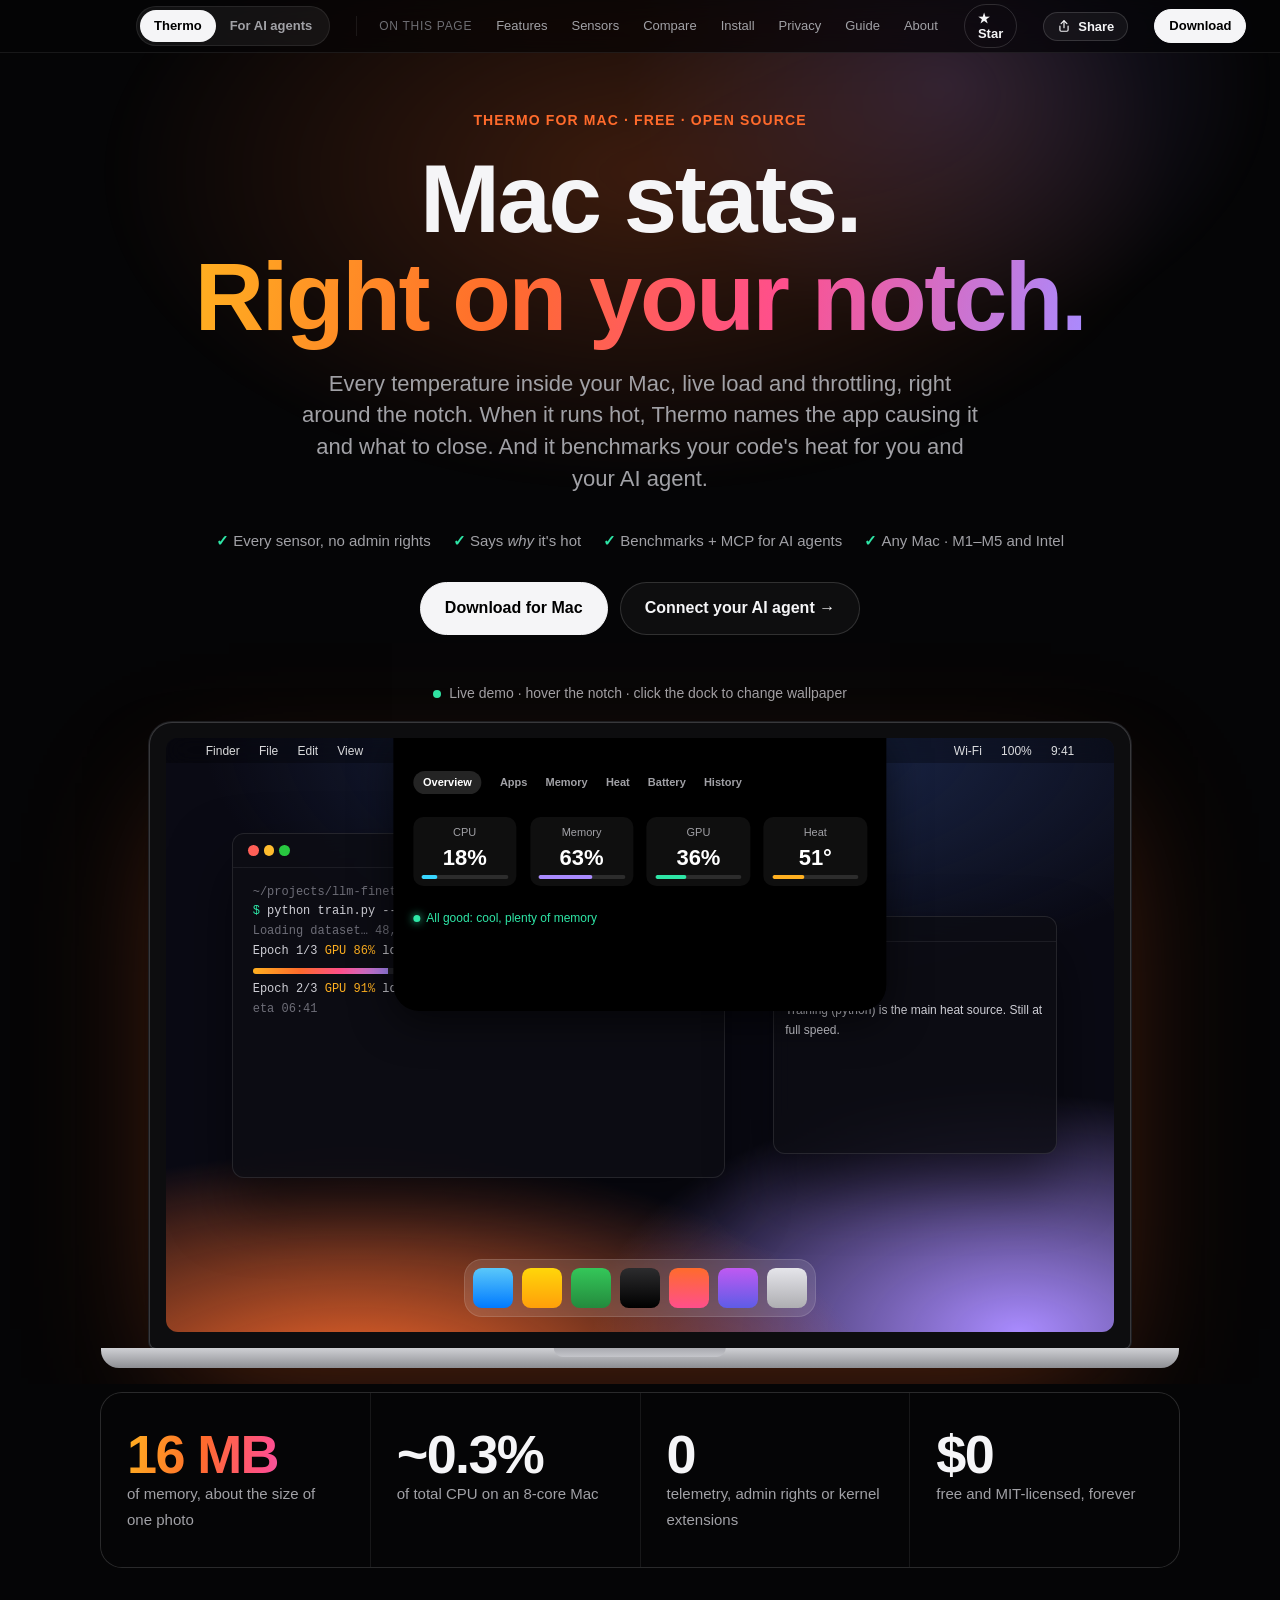
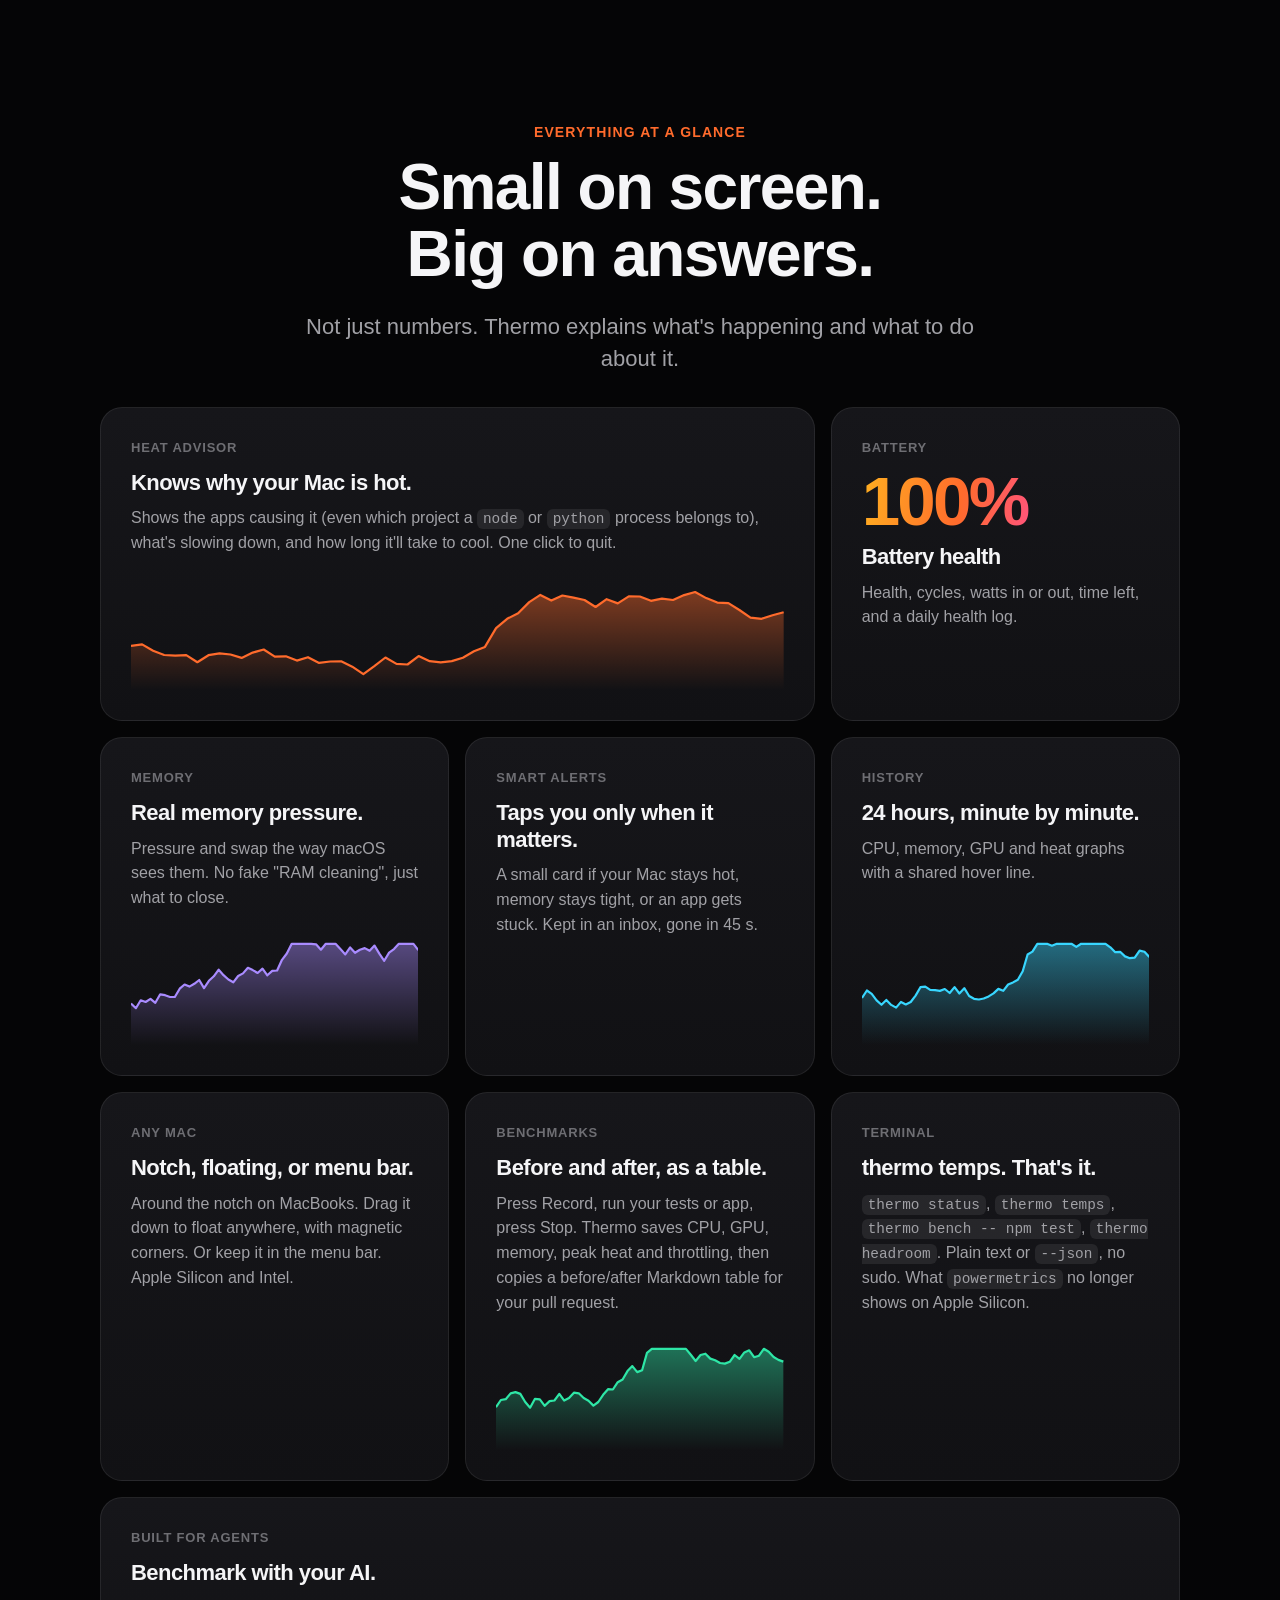
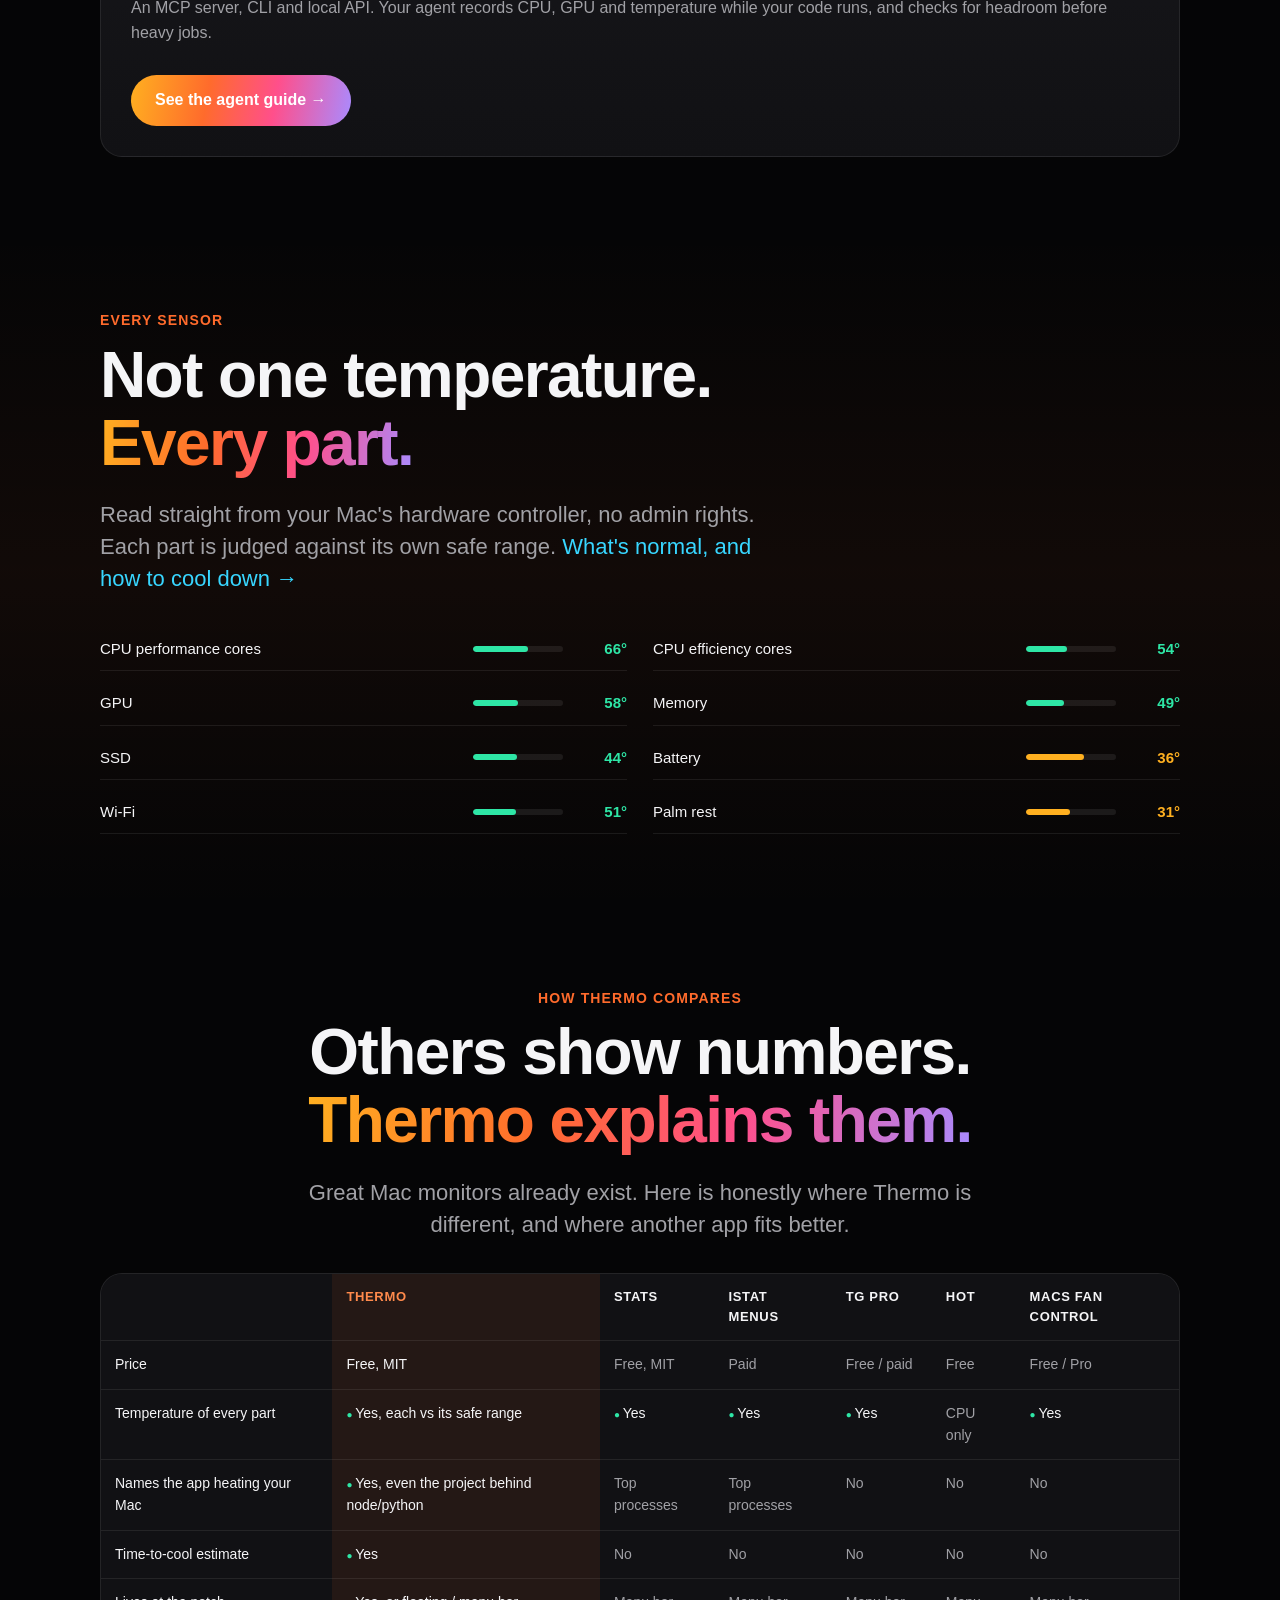
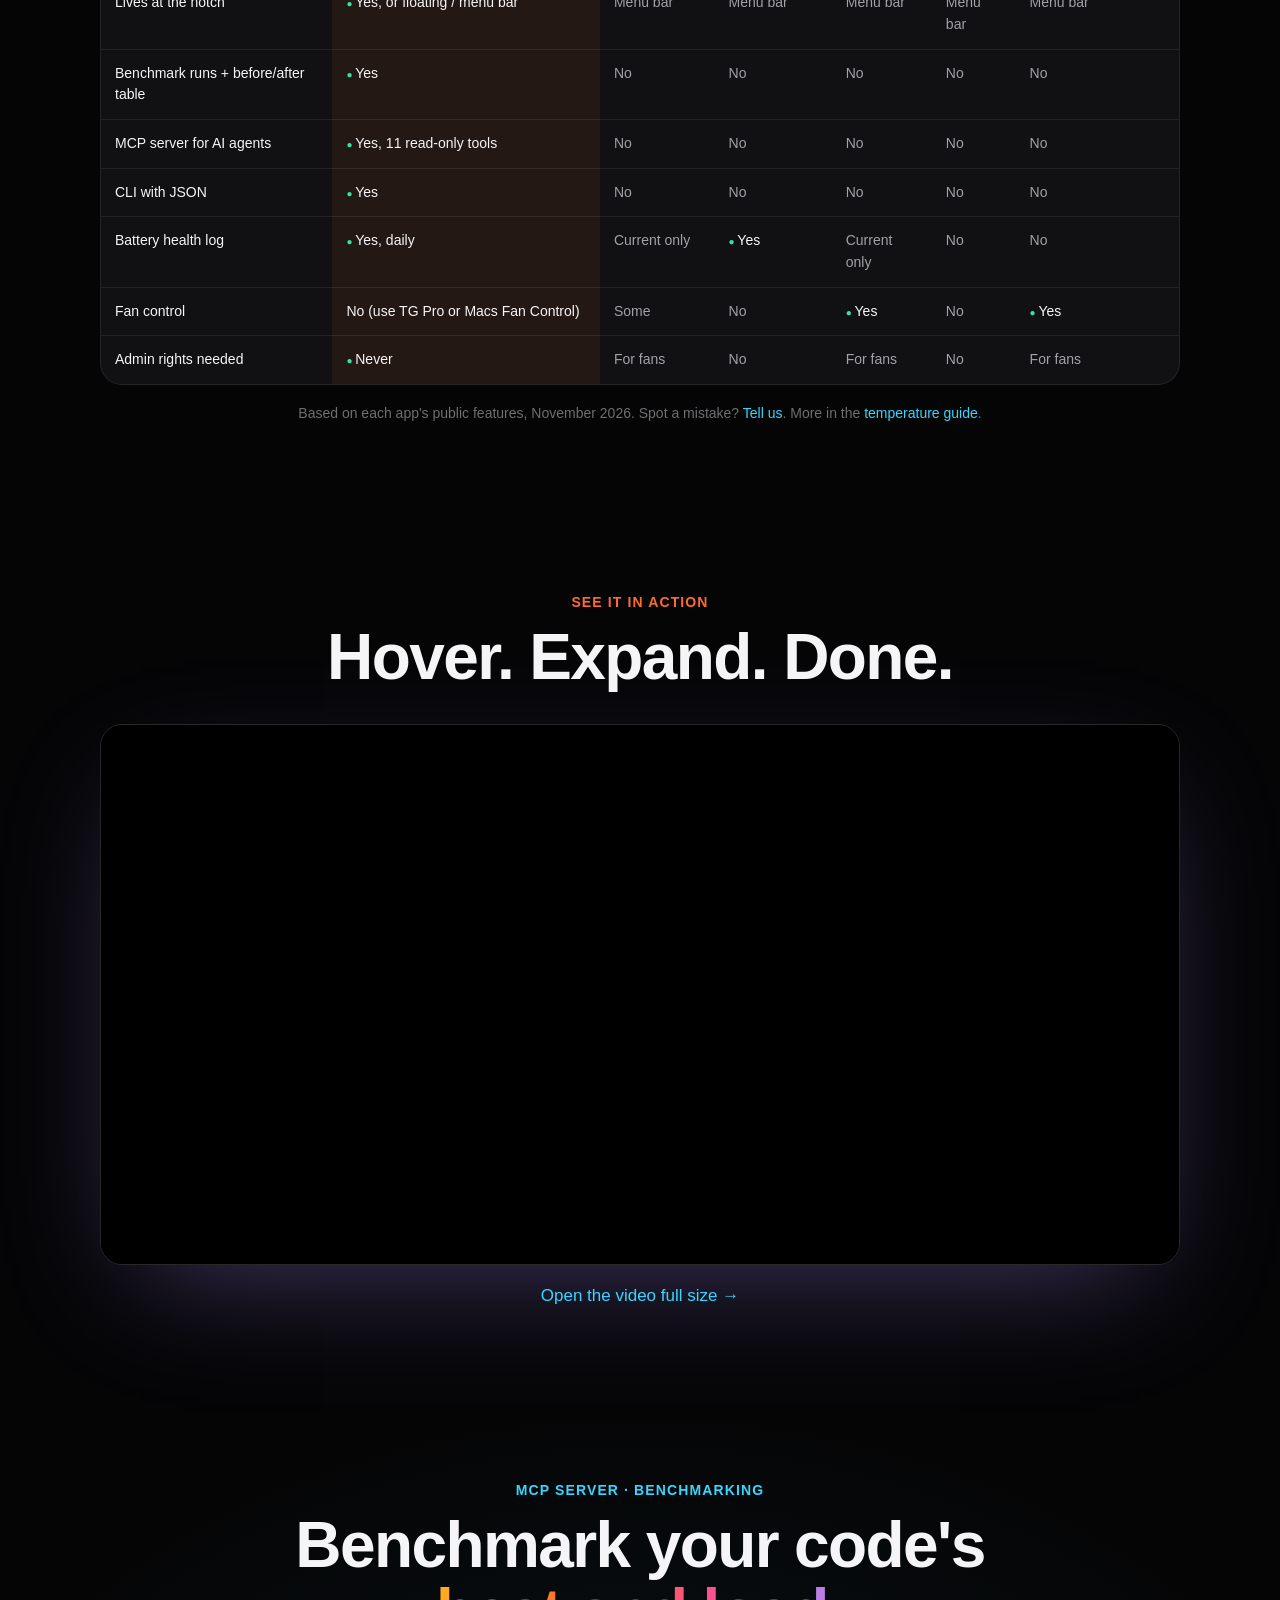
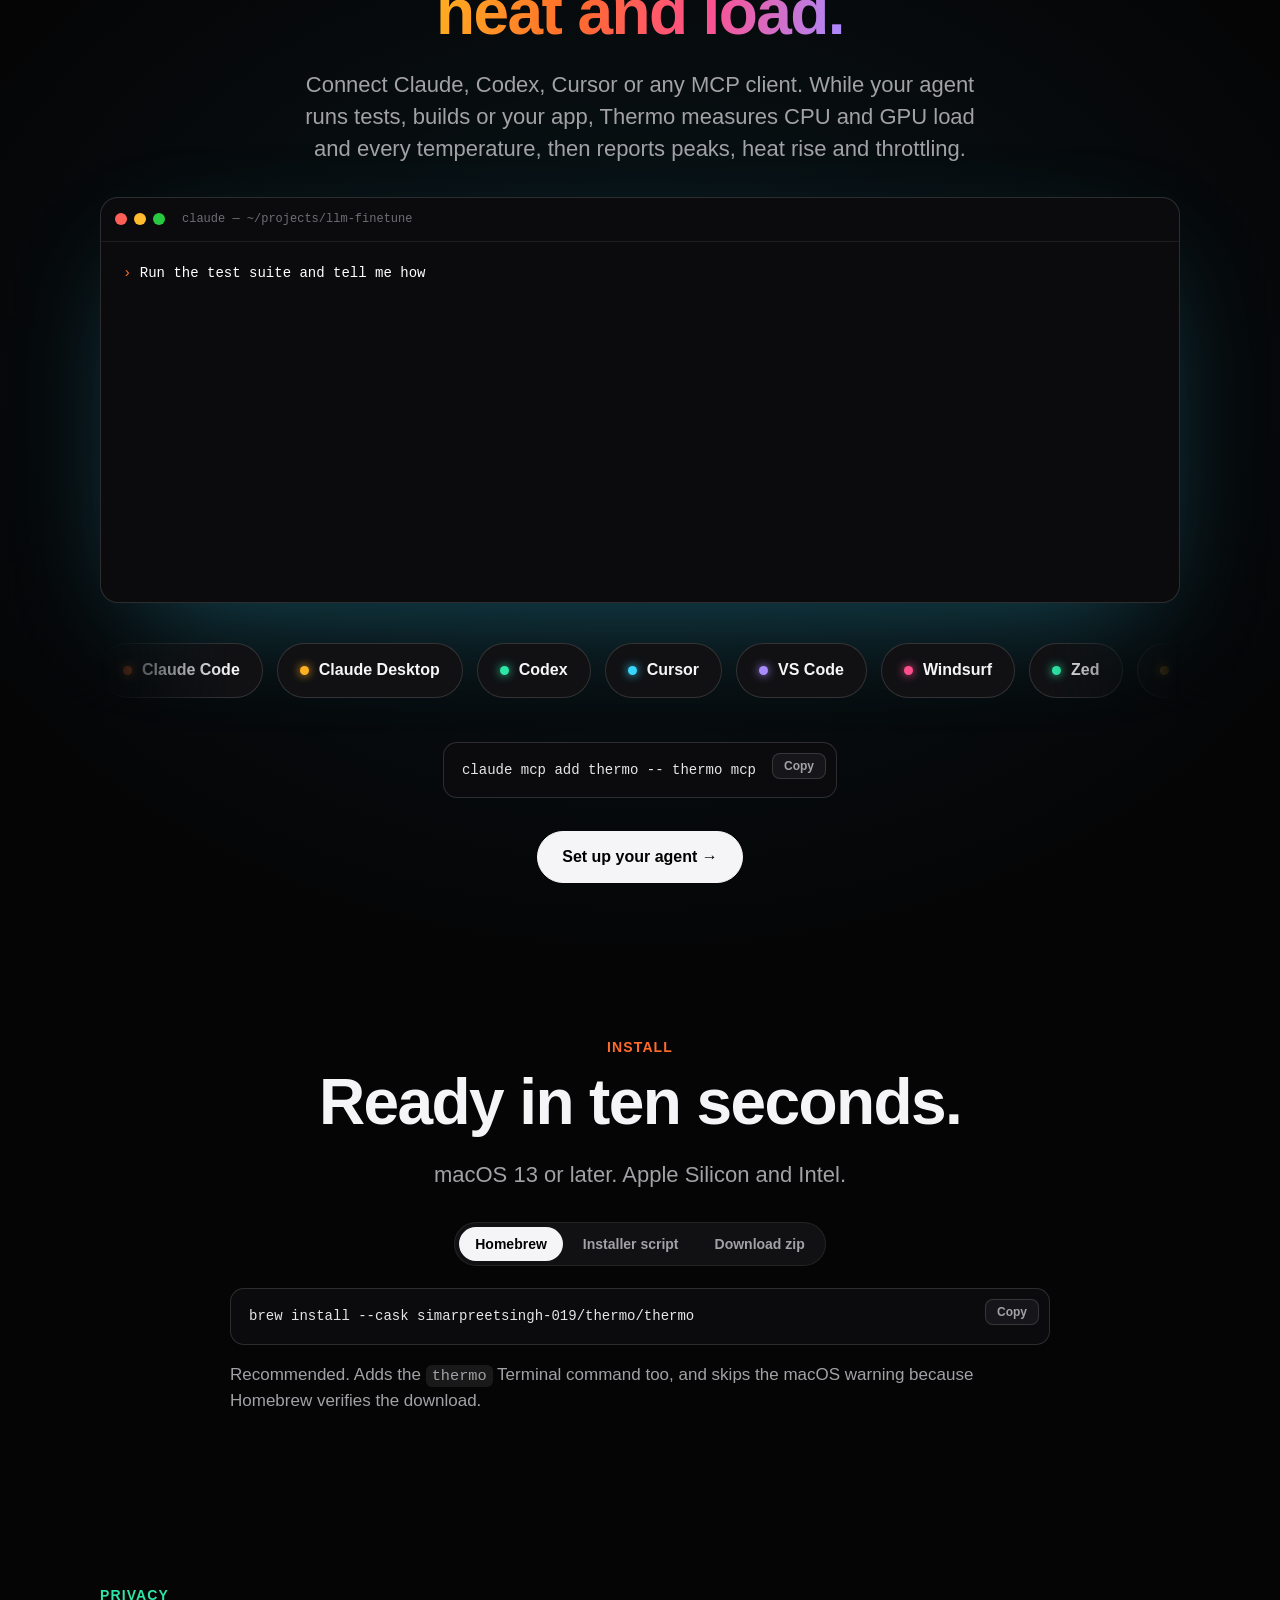
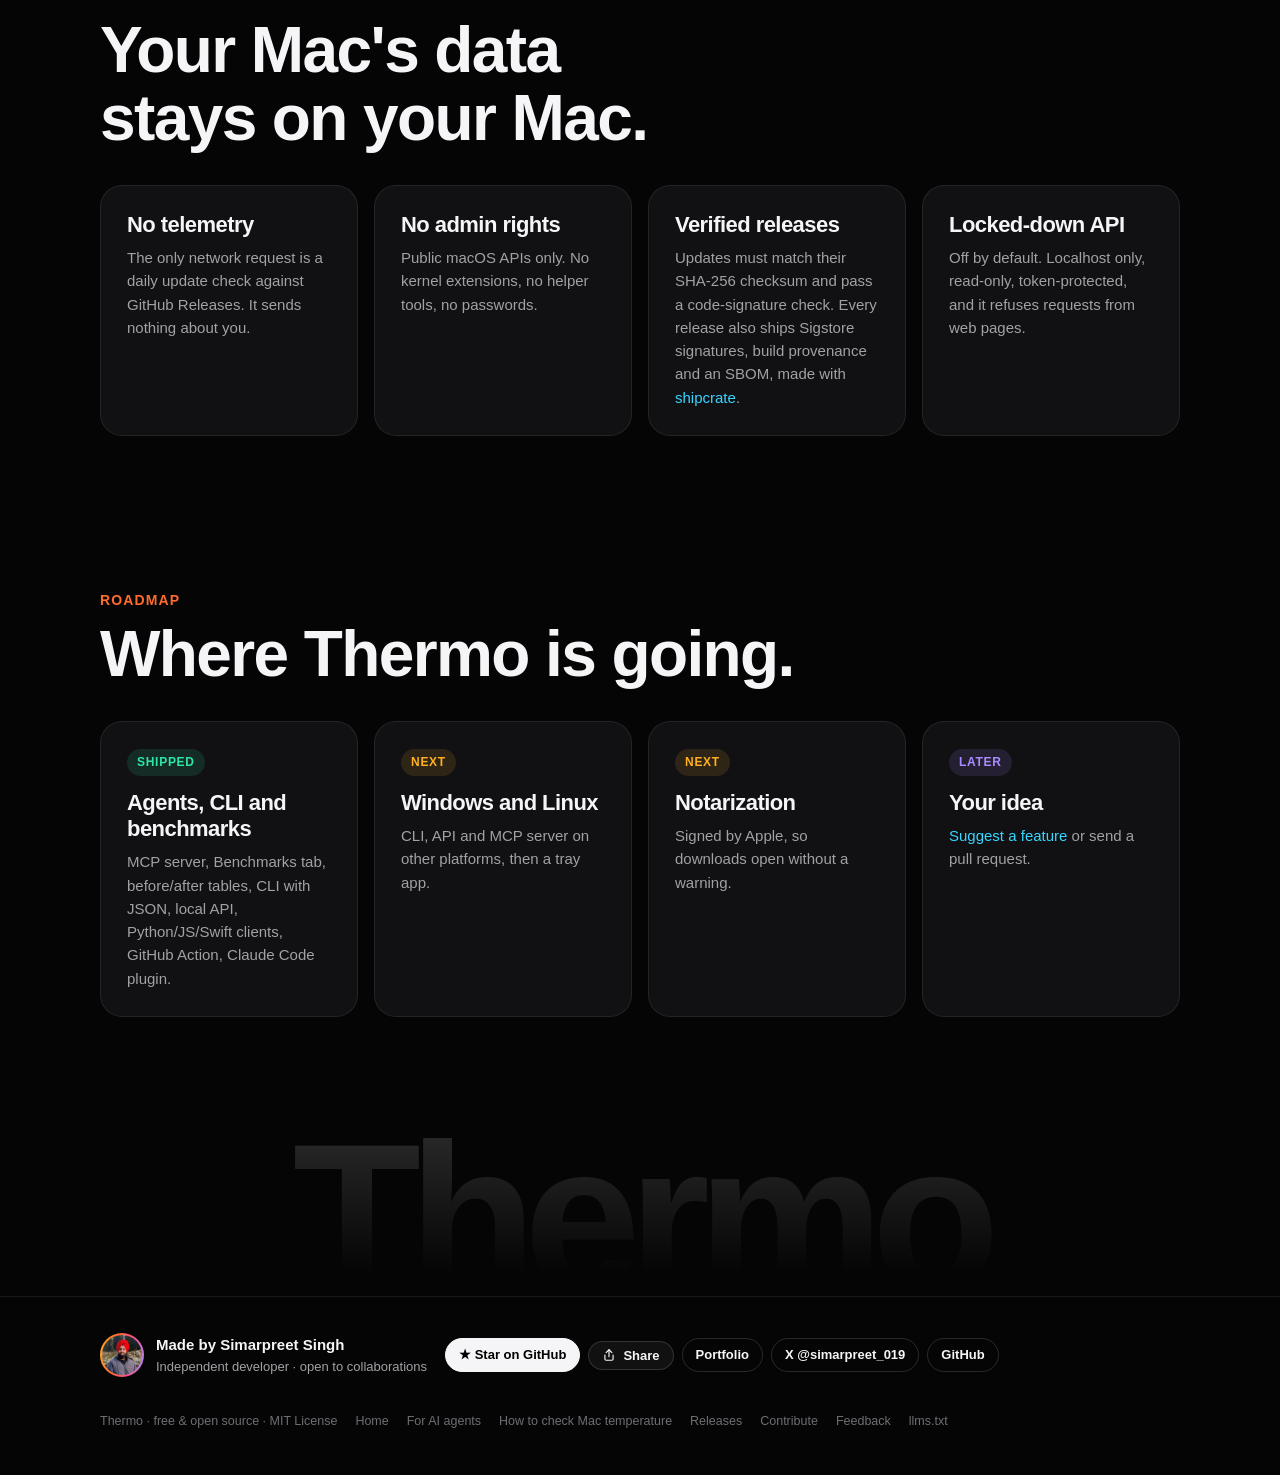
<file: docs/index.html>
<!doctype html>
<html lang="en">
<head>
<meta charset="utf-8">
<meta name="viewport" content="width=device-width, initial-scale=1">
<title>Thermo for Mac: CPU, GPU and battery temperature monitor for your notch (free)</title>
<meta name="description" content="Thermo for Mac is a free, open-source app that shows CPU, GPU, SSD and battery temperatures and thermal throttling around your MacBook notch, tells you which app is heating your Mac and what to close, and logs 24-hour history. Apple Silicon M1–M5 and Intel. Includes a CLI and MCP server for AI agents.">
<meta name="keywords" content="Thermo, how to check mac temperature, mac studio temperature, mac mini temperature, powermetrics alternative, mac temperature monitor, macbook notch app, cpu temperature mac, gpu temperature mac, apple silicon temperature, battery health mac, mcp server, ai agent mac monitoring, menu bar system monitor">
<meta name="author" content="Simarpreet Singh">
<meta name="theme-color" content="#050506">
<link rel="canonical" href="https://simarpreetsingh-019.github.io/Thermo/">
<link rel="icon" href="icon.png">
<meta property="og:type" content="website">
<meta property="og:title" content="Thermo for Mac: stats and temperatures, right on your notch">
<meta property="og:description" content="Live temperatures, CPU, GPU and memory around your MacBook notch. Tells you why your Mac is hot and what to close. Free and open source, plus an MCP server for AI agents.">
<meta property="og:url" content="https://simarpreetsingh-019.github.io/Thermo/">
<meta property="og:image" content="https://simarpreetsingh-019.github.io/Thermo/og-home.png">
<meta property="og:image:width" content="1200">
<meta property="og:image:height" content="630">
<meta property="og:image:alt" content="Thermo: Mac stats, right on your notch. A notch panel showing CPU, GPU, memory and temperature.">
<meta property="og:site_name" content="Thermo">
<meta name="twitter:card" content="summary_large_image">
<meta name="twitter:title" content="Thermo for Mac: stats and temperatures, right on your notch">
<meta name="twitter:description" content="Live temperatures, CPU, GPU and memory around your MacBook notch. Tells you why your Mac is hot and what to close. Free and open source, plus an MCP server for AI agents.">
<meta name="twitter:image" content="https://simarpreetsingh-019.github.io/Thermo/og-home.png">
<meta name="twitter:creator" content="@simarpreet_019">
<script type="application/ld+json">
{"@context": "https://schema.org", "@type": "FAQPage", "mainEntity": [{"@type": "Question", "name": "How do I check CPU and GPU temperature on a Mac?", "acceptedAnswer": {"@type": "Answer", "text": "Install Thermo for Mac (free, open source): brew install --cask simarpreetsingh-019/thermo/thermo. It shows CPU performance and efficiency cores, GPU, memory, SSD and battery temperatures beside the notch or in the menu bar, and `thermo temps` prints them in Terminal. macOS itself shows no degrees, and powermetrics no longer reports temperatures on Apple Silicon."}}, {"@type": "Question", "name": "Which Macs does Thermo support?", "acceptedAnswer": {"@type": "Answer", "text": "Any Apple Silicon (M1\u2013M5) or Intel Mac on macOS 13 or later: MacBook Air, MacBook Pro, Mac mini, Mac Studio, iMac and Mac Pro. MacBooks with a notch get the notch view; other Macs use the menu bar."}}, {"@type": "Question", "name": "Is Thermo free and safe?", "acceptedAnswer": {"@type": "Answer", "text": "Yes. It is MIT-licensed open source, needs no admin rights, sends no telemetry, and releases ship with SHA-256 checksums and signed build provenance."}}, {"@type": "Question", "name": "Can AI coding agents use Thermo?", "acceptedAnswer": {"@type": "Answer", "text": "Yes. Thermo includes an MCP server (thermo mcp) with read-only tools so Claude Code, Codex, Cursor and others can benchmark CPU, GPU and temperature during test runs, compare before/after, and wait for the Mac to cool before heavy jobs."}}]}
</script>
<script type="application/ld+json">
[{"@context": "https://schema.org", "@type": "SoftwareApplication", "name": "Thermo for Mac", "alternateName": ["Thermo", "Thermo Mac temperature monitor"], "slogan": "Mac stats. Right on your notch.", "operatingSystem": "macOS 13 or later", "applicationCategory": "UtilitiesApplication", "applicationSubCategory": "System monitor", "softwareVersion": "1.9.0", "isAccessibleForFree": true, "offers": {"@type": "Offer", "price": "0", "priceCurrency": "USD"}, "description": "Free, open-source macOS app that shows live temperatures (CPU cores, GPU, memory, SSD, battery), CPU, GPU and memory usage around the MacBook notch, explains what is heating the Mac and what to close, tracks battery health and 24-hour history, and includes a CLI, local API and MCP server so AI agents can benchmark CPU/GPU load and temperature.", "featureList": ["Per-component temperatures", "CPU, GPU and memory usage", "Heat advisor with app to close", "Battery health", "24-hour history", "Smart alerts", "MCP server for AI agents", "Benchmark CPU, GPU and temperature of a workload", "Thermal throttling status", "History logging and CSV export", "Apple Silicon M1\u2013M5 and Intel", "Benchmark recording with before/after Markdown comparison", "Names the app and project causing heat", "Time-to-cool estimate", "MCP server for AI agents (11 read-only tools)", "JSON command-line tool (thermo temps, thermo bench)", "Daily battery health log", "Works on MacBook, Mac mini, Mac Studio, iMac and Mac Pro"], "image": "https://simarpreetsingh-019.github.io/Thermo/og-home.png", "screenshot": "https://simarpreetsingh-019.github.io/Thermo/demo.gif", "url": "https://simarpreetsingh-019.github.io/Thermo/", "downloadUrl": "https://github.com/simarpreetsingh-019/Thermo/releases/latest", "installUrl": "https://simarpreetsingh-019.github.io/Thermo/#install", "codeRepository": "https://github.com/simarpreetsingh-019/Thermo", "license": "https://opensource.org/licenses/MIT", "author": {"@type": "Person", "name": "Simarpreet Singh", "url": "https://simarpreetsingh-019.github.io", "image": "https://simarpreetsingh-019.github.io/Thermo/creator.jpg", "sameAs": ["https://x.com/simarpreet_019", "https://github.com/simarpreetsingh-019"]}}, {"@context": "https://schema.org", "@type": "WebSite", "name": "Thermo for Mac", "url": "https://simarpreetsingh-019.github.io/Thermo/"}]
</script>
<link rel="stylesheet" href="style.css?v=3">
</head>
<body>

<nav><div class="wrap">
  <a class="brand" href="./"><img src="icon.png" alt=""></a>
  <div class="switch"><a href="./" class="on">Thermo</a><a href="agents.html">For AI agents</a></div>
  <div class="links"><span class="lbl">On this page</span>
    <a href="#features">Features</a><a href="#temps-sec">Sensors</a><a href="#compare">Compare</a><a href="#install">Install</a><a href="#privacy">Privacy</a><a href="mac-temperature.html">Guide</a><a href="#about">About</a>
  </div>
  <a class="star" href="https://github.com/simarpreetsingh-019/Thermo">★ Star</a>
  <button class="share" data-share data-text="Mac stats, right on your notch. Free and open source:">Share</button>
  <a class="btn primary cta" href="#install">Download</a>
</div></nav>

<section class="hero center">
  <div class="glow"></div>
  <div class="wrap">
    <div class="eyebrow">Thermo for Mac · Free · Open source</div>
    <h1>Mac stats.<br><span class="grad">Right on your notch.</span></h1>
    <p class="lede">Every temperature inside your Mac, live load and throttling, right around the notch. When it runs hot, Thermo names the app causing it and what to close. And it benchmarks your code's heat for you and your AI agent.</p>
    <ul class="proof"><li>Every sensor, no admin rights</li><li>Says <em>why</em> it's hot</li><li>Benchmarks + MCP for AI agents</li><li>Any Mac · M1–M5 and Intel</li></ul>
    <div class="btns">
      <a class="btn primary" href="#install">Download for Mac</a>
      <a class="btn" href="agents.html">Connect your AI agent →</a>
    </div>

    <div class="mac rv">
      <div class="caption top"><span class="dot"></span>Live demo · hover the notch · click the dock to change wallpaper</div>
      <div class="lid"><div class="screen">
        <div class="menubar"><div><span></span><span>Finder</span><span>File</span><span>Edit</span><span>View</span></div><div><span>Wi-Fi</span><span>100%</span><span>9:41</span></div></div>
        <div class="win"><div class="tb"><i></i><i></i><i></i></div><div class="tx"><span class="d">~/projects/llm-finetune</span>
<span class="g">$</span> python train.py --epochs 3
<span class="d">Loading dataset… 48,210 samples</span>
Epoch 1/3 <span class="o">GPU 86%</span>  loss 1.284
<div class="prog"><i></i></div>Epoch 2/3 <span class="o">GPU 91%</span>  loss 0.972
<span class="d">eta 06:41</span></div></div>
        <div class="win win2"><div class="tb"><i></i><i></i><i></i></div><div class="tx"><b>Thermo</b><span class="o">Warming up</span><br>Training (python) is the main heat source. Still at full speed.</div></div>
        <div class="dock"><button type="button" style="--c:linear-gradient(#5ac8fa,#007aff)" data-wall="radial-gradient(120% 90% at 80% 100%,#5ac8fa,#0a2a6b 60%,#05060a)" aria-label="Ocean wallpaper" title="Ocean"></button><button type="button" style="--c:linear-gradient(#ffd60a,#ff9f0a)" data-wall="radial-gradient(120% 90% at 20% 100%,#ffb020,#7a2d00 60%,#0a0503)" aria-label="Sunset wallpaper" title="Sunset"></button><button type="button" style="--c:linear-gradient(#34c759,#248a3d)" data-wall="radial-gradient(120% 90% at 50% 100%,#2ee6a6,#06402f 60%,#030807)" aria-label="Forest wallpaper" title="Forest"></button><button type="button" style="--c:linear-gradient(#2c2c2e,#000)" data-wall="linear-gradient(160deg,#1c1c1e,#000)" aria-label="Midnight wallpaper" title="Midnight"></button><button type="button" style="--c:linear-gradient(#ff6b2c,#ff4f8b)" data-wall="" aria-label="Default wallpaper" title="Default"></button><button type="button" style="--c:linear-gradient(#bf5af2,#5e5ce6)" data-wall="radial-gradient(120% 90% at 80% 100%,#bf5af2,#2a1060 60%,#06040c)" aria-label="Aurora wallpaper" title="Aurora"></button><button type="button" style="--c:linear-gradient(#e5e5ea,#aeaeb2)" data-wall="linear-gradient(160deg,#e5e5ea,#8e8e93)" aria-label="Silver wallpaper" title="Silver"></button></div>
        <div class="hud" title="Hover or click">
          <div class="side">
            <div class="ring" data-live="cpu" style="--c:var(--cyan)"></div>
            <div class="ring" data-live="ram" style="--c:var(--violet)"></div>
          </div>
          <div class="side r">
            <div class="ring" data-live="gpu" style="--c:var(--cool)"></div>
            <span class="t" data-live="temp">52°</span>
          </div>
          <div class="panel">
            <div class="tabs"><b>Overview</b><span>Apps</span><span>Memory</span><span>Heat</span><span>Battery</span><span>History</span></div>
            <div class="row">
              <div class="tile">CPU<b data-live="cpu">23%</b><div class="bar"><i data-live="cpu" style="--c:var(--cyan)"></i></div></div>
              <div class="tile">Memory<b data-live="ram">61%</b><div class="bar"><i data-live="ram" style="--c:var(--violet)"></i></div></div>
              <div class="tile">GPU<b data-live="gpu">34%</b><div class="bar"><i data-live="gpu" style="--c:var(--cool)"></i></div></div>
              <div class="tile">Heat<b data-live="temp">52°</b><div class="bar"><i data-live="temp" style="--c:var(--warm)"></i></div></div>
            </div>
            <div class="health">All good: cool, plenty of memory</div>
          </div>
        </div>
      </div></div>
      <div class="base"></div>
    </div>
  </div>
</section>

<section style="padding-top:8px">
  <div class="wrap rv">
    <div class="stats">
      <div><b class="grad">16 MB</b><span>of memory, about the size of one photo</span></div>
      <div><b>~0.3%</b><span>of total CPU on an 8-core Mac</span></div>
      <div><b>0</b><span>telemetry, admin rights or kernel extensions</span></div>
      <div><b>$0</b><span>free and MIT-licensed, forever</span></div>
    </div>
  </div>
</section>

<section id="features">
  <div class="wrap">
    <div class="sec-head center rv">
      <div class="eyebrow">Everything at a glance</div>
      <h2>Small on screen.<br>Big on answers.</h2>
      <p class="lede">Not just numbers. Thermo explains what's happening and what to do about it.</p>
    </div>
    <div class="bento">
      <div class="tile-b s4 rv" style="--glow:#ff6b2c">
        <div class="k">Heat advisor</div>
        <h3>Knows why your Mac is hot.</h3>
        <p>Shows the apps causing it (even which project a <code>node</code> or <code>python</code> process belongs to), what's slowing down, and how long it'll take to cool. One click to quit.</p>
        <div class="viz"><svg class="spark" data-seed="7" data-color="#ff6b2c" data-unit="°C" data-base="38" data-k=".62"></svg></div>
      </div>
      <div class="tile-b s2 rv" style="--glow:#ffb020">
        <div class="k">Battery</div>
        <div class="big grad">100%</div>
        <h3 style="margin-top:12px">Battery health</h3>
        <p>Health, cycles, watts in or out, time left, and a daily health log.</p>
      </div>
      <div class="tile-b s2 rv" style="--glow:#a98bff">
        <div class="k">Memory</div>
        <h3>Real memory pressure.</h3>
        <p>Pressure and swap the way macOS sees them. No fake "RAM cleaning", just what to close.</p>
        <div class="viz"><svg class="spark" data-seed="3" data-color="#a98bff" data-unit="% memory"></svg></div>
      </div>
      <div class="tile-b s2 rv" style="--glow:#ff4f8b">
        <div class="k">Smart alerts</div>
        <h3>Taps you only when it matters.</h3>
        <p>A small card if your Mac stays hot, memory stays tight, or an app gets stuck. Kept in an inbox, gone in 45 s.</p>
      </div>
      <div class="tile-b s2 rv" style="--glow:#38d6ff">
        <div class="k">History</div>
        <h3>24 hours, minute by minute.</h3>
        <p>CPU, memory, GPU and heat graphs with a shared hover line.</p>
        <div class="viz"><svg class="spark" data-seed="11" data-color="#38d6ff" data-unit="% CPU"></svg></div>
      </div>
      <div class="tile-b s2 rv" style="--glow:#5ac8fa">
        <div class="k">Any Mac</div>
        <h3>Notch, floating, or menu bar.</h3>
        <p>Around the notch on MacBooks. Drag it down to float anywhere, with magnetic corners. Or keep it in the menu bar. Apple Silicon and Intel.</p>
      </div>
      <div class="tile-b s2 rv" style="--glow:#2ee6a6">
        <div class="k">Benchmarks</div>
        <h3>Before and after, as a table.</h3>
        <p>Press Record, run your tests or app, press Stop. Thermo saves CPU, GPU, memory, peak heat and throttling, then copies a before/after Markdown table for your pull request.</p>
        <div class="viz"><svg class="spark" data-seed="5" data-color="#2ee6a6" data-unit="% GPU"></svg></div>
      </div>
      <div class="tile-b s2 rv" style="--glow:#f5f5f7">
        <div class="k">Terminal</div>
        <h3>thermo temps. That's it.</h3>
        <p><code>thermo status</code>, <code>thermo temps</code>, <code>thermo bench -- npm test</code>, <code>thermo headroom</code>. Plain text or <code>--json</code>, no sudo. What <code>powermetrics</code> no longer shows on Apple Silicon.</p>
      </div>
      <div class="tile-b s6 rv" style="--glow:#38d6ff">
        <div class="k">Built for agents</div>
        <h3>Benchmark with your AI.</h3>
        <p>An MCP server, CLI and local API. Your agent records CPU, GPU and temperature while your code runs, and checks for headroom before heavy jobs.</p>
        <div class="viz"><a class="btn hot" href="agents.html">See the agent guide →</a></div>
      </div>
    </div>
  </div>
</section>

<section id="temps-sec" style="background:linear-gradient(180deg,transparent,rgba(255,107,44,.05),transparent)">
  <div class="wrap">
    <div class="sec-head rv">
      <div class="eyebrow">Every sensor</div>
      <h2>Not one temperature.<br><span class="grad">Every part.</span></h2>
      <p class="lede">Read straight from your Mac's hardware controller, no admin rights. Each part is judged against its own safe range. <a href="mac-temperature.html">What's normal, and how to cool down →</a></p>
    </div>
    <div class="temps rv" id="temps">
      <div class="p" data-v="66" data-hot="95"><span>CPU performance cores</span><div class="bar"><i></i></div><b>–</b></div>
      <div class="p" data-v="55" data-hot="95"><span>CPU efficiency cores</span><div class="bar"><i></i></div><b>–</b></div>
      <div class="p" data-v="58" data-hot="95"><span>GPU</span><div class="bar"><i></i></div><b>–</b></div>
      <div class="p" data-v="48" data-hot="90"><span>Memory</span><div class="bar"><i></i></div><b>–</b></div>
      <div class="p" data-v="45" data-hot="70"><span>SSD</span><div class="bar"><i></i></div><b>–</b></div>
      <div class="p" data-v="36" data-hot="45"><span>Battery</span><div class="bar"><i></i></div><b>–</b></div>
      <div class="p" data-v="50" data-hot="85"><span>Wi-Fi</span><div class="bar"><i></i></div><b>–</b></div>
      <div class="p" data-v="31" data-hot="43"><span>Palm rest</span><div class="bar"><i></i></div><b>–</b></div>
    </div>
  </div>
</section>

<section id="compare">
  <div class="wrap">
    <div class="sec-head center rv">
      <div class="eyebrow">How Thermo compares</div>
      <h2>Others show numbers.<br><span class="grad">Thermo explains them.</span></h2>
      <p class="lede">Great Mac monitors already exist. Here is honestly where Thermo is different, and where another app fits better.</p>
    </div>
    <div class="cmp rv"><table>
      <tr><th></th><th class="me">Thermo</th><th>Stats</th><th>iStat Menus</th><th>TG Pro</th><th>Hot</th><th>Macs Fan Control</th></tr>
      <tr><td>Price</td><td class="me">Free, MIT</td><td>Free, MIT</td><td>Paid</td><td>Free / paid</td><td>Free</td><td>Free / Pro</td></tr>
      <tr><td>Temperature of every part</td><td class="me y">Yes, each vs its safe range</td><td class="y">Yes</td><td class="y">Yes</td><td class="y">Yes</td><td>CPU only</td><td class="y">Yes</td></tr>
      <tr><td>Names the app heating your Mac</td><td class="me y">Yes, even the project behind node/python</td><td>Top processes</td><td>Top processes</td><td>No</td><td>No</td><td>No</td></tr>
      <tr><td>Time-to-cool estimate</td><td class="me y">Yes</td><td>No</td><td>No</td><td>No</td><td>No</td><td>No</td></tr>
      <tr><td>Lives at the notch</td><td class="me y">Yes, or floating / menu bar</td><td>Menu bar</td><td>Menu bar</td><td>Menu bar</td><td>Menu bar</td><td>Menu bar</td></tr>
      <tr><td>Benchmark runs + before/after table</td><td class="me y">Yes</td><td>No</td><td>No</td><td>No</td><td>No</td><td>No</td></tr>
      <tr><td>MCP server for AI agents</td><td class="me y">Yes, 11 read-only tools</td><td>No</td><td>No</td><td>No</td><td>No</td><td>No</td></tr>
      <tr><td>CLI with JSON</td><td class="me y">Yes</td><td>No</td><td>No</td><td>No</td><td>No</td><td>No</td></tr>
      <tr><td>Battery health log</td><td class="me y">Yes, daily</td><td>Current only</td><td class="y">Yes</td><td>Current only</td><td>No</td><td>No</td></tr>
      <tr><td>Fan control</td><td class="me">No (use TG Pro or Macs Fan Control)</td><td>Some</td><td>No</td><td class="y">Yes</td><td>No</td><td class="y">Yes</td></tr>
      <tr><td>Admin rights needed</td><td class="me y">Never</td><td>For fans</td><td>No</td><td>For fans</td><td>No</td><td>For fans</td></tr>
    </table></div>
    <p class="center" style="color:var(--dim);margin-top:18px;font-size:14px">Based on each app's public features, November 2026. Spot a mistake? <a href="https://github.com/simarpreetsingh-019/Thermo/issues">Tell us</a>. More in the <a href="mac-temperature.html#apps">temperature guide</a>.</p>
  </div>
</section>

<section>
  <div class="wrap">
    <div class="sec-head center rv">
      <div class="eyebrow">See it in action</div>
      <h2>Hover. Expand. Done.</h2>
    </div>
    <div class="frame rv"><video src="launch.mp4" autoplay muted loop playsinline preload="metadata" width="1280" height="720" aria-label="Thermo expanding from the MacBook notch to show CPU, GPU, memory and temperature"><img src="demo.gif" alt="Thermo expanding from the MacBook notch"></video></div>
    <p class="center" style="color:var(--dim);margin-top:18px"><a href="https://github.com/simarpreetsingh-019/Thermo/raw/main/docs/launch.mp4">Open the video full size →</a></p>
  </div>
</section>

<section id="agents" style="background:radial-gradient(60% 50% at 50% 50%,rgba(56,214,255,.08),transparent)">
  <div class="wrap">
    <div class="sec-head center rv">
      <div class="eyebrow" style="color:var(--cyan)">MCP server · benchmarking</div>
      <h2>Benchmark your code's<br><span class="grad">heat and load.</span></h2>
      <p class="lede">Connect Claude, Codex, Cursor or any MCP client. While your agent runs tests, builds or your app, Thermo measures CPU and GPU load and every temperature, then reports peaks, heat rise and throttling.</p>
    </div>
    <div class="term rv">
      <div class="bar"><i></i><i></i><i></i><span>claude — ~/projects/llm-finetune</span></div>
      <div class="body" data-script='[
        ["u","Run the test suite and tell me how hard it pushes my Mac",700],
        ["fn","⏺ thermo · start_benchmark(label: \"pytest\", process: \"python\")",700],
        ["fn","⏺ Bash · pytest -n 8",1600],
        ["c","     1,284 passed in 2m 41s",500],
        ["fn","⏺ thermo · stop_benchmark()",800],
        ["wait","  📊 161 s: CPU avg 83% (peak 100%), heat 46→94°C (+48), throttled for 38 s, python avg 640% CPU",900],
        ["a","Your tests max out the CPU and the Mac throttles for the last 38 s. Before the next heavy job, I will check headroom.",900],
        ["u","Fine-tune the model on the new dataset",700],
        ["fn","⏺ thermo · check_headroom(kind: \"gpu\", memory_gb: 12)",900],
        ["wait","  ⏳ wait — The Mac is hot (91°C). Only 7.8 GB free; the job needs 12 GB.",500],
        ["c","     close_candidates: Chrome (3.1 GB), Docker (2.4 GB)",900],
        ["a","Your Mac is running hot and is short on memory. Want me to wait until it cools? Closing Chrome would free 3.1 GB.",900],
        ["u","Yes, I closed Chrome. Wait for it to cool.",700],
        ["fn","⏺ thermo · wait_until_cool(target_celsius: 70)",1600],
        ["ok","  ✓ Cooled to 68°C after 94 s",500],
        ["fn","⏺ thermo · check_headroom(kind: \"gpu\", memory_gb: 12)",800],
        ["ok","  ✓ go — The Mac has room for a heavy gpu job.",700],
        ["a","All clear. Starting training now…",400]
      ]'></div>
    </div>
    <div class="marquee rv" style="margin-top:40px">
      <div class="track">
        <a class="chip" href="agents.html#setup-cc"><i style="--c:#ff6b2c"></i>Claude Code</a><a class="chip" href="agents.html#setup-cd"><i style="--c:#ffb020"></i>Claude Desktop</a><a class="chip" href="agents.html#setup-codex"><i style="--c:#2ee6a6"></i>Codex</a><a class="chip" href="agents.html#setup-cursor"><i style="--c:#38d6ff"></i>Cursor</a><a class="chip" href="agents.html#setup-vscode"><i style="--c:#a98bff"></i>VS Code</a><a class="chip" href="agents.html#setup-ws"><i style="--c:#ff4f8b"></i>Windsurf</a><a class="chip" href="agents.html#setup-any"><i style="--c:#2ee6a6"></i>Zed</a><a class="chip" href="agents.html#actions"><i style="--c:#ffb020"></i>GitHub Actions</a><a class="chip" href="agents.html#api-py"><i style="--c:#38d6ff"></i>Python</a><a class="chip" href="agents.html#api-js"><i style="--c:#a98bff"></i>Node.js</a><a class="chip" href="agents.html#api-sw"><i style="--c:#ff6b2c"></i>Swift</a><a class="chip" href="agents.html#setup-any"><i style="--c:#2ee6a6"></i>Any MCP client</a>
        <a class="chip" href="agents.html#setup-cc" aria-hidden="true" tabindex="-1"><i style="--c:#ff6b2c"></i>Claude Code</a><a class="chip" href="agents.html#setup-cd" aria-hidden="true" tabindex="-1"><i style="--c:#ffb020"></i>Claude Desktop</a><a class="chip" href="agents.html#setup-codex" aria-hidden="true" tabindex="-1"><i style="--c:#2ee6a6"></i>Codex</a><a class="chip" href="agents.html#setup-cursor" aria-hidden="true" tabindex="-1"><i style="--c:#38d6ff"></i>Cursor</a><a class="chip" href="agents.html#setup-vscode" aria-hidden="true" tabindex="-1"><i style="--c:#a98bff"></i>VS Code</a><a class="chip" href="agents.html#setup-ws" aria-hidden="true" tabindex="-1"><i style="--c:#ff4f8b"></i>Windsurf</a><a class="chip" href="agents.html#setup-any" aria-hidden="true" tabindex="-1"><i style="--c:#2ee6a6"></i>Zed</a><a class="chip" href="agents.html#actions" aria-hidden="true" tabindex="-1"><i style="--c:#ffb020"></i>GitHub Actions</a><a class="chip" href="agents.html#api-py" aria-hidden="true" tabindex="-1"><i style="--c:#38d6ff"></i>Python</a><a class="chip" href="agents.html#api-js" aria-hidden="true" tabindex="-1"><i style="--c:#a98bff"></i>Node.js</a><a class="chip" href="agents.html#api-sw" aria-hidden="true" tabindex="-1"><i style="--c:#ff6b2c"></i>Swift</a><a class="chip" href="agents.html#setup-any" aria-hidden="true" tabindex="-1"><i style="--c:#2ee6a6"></i>Any MCP client</a>
      </div>
    </div>
    <div class="center rv" style="margin-top:44px">
      <pre style="display:inline-block;text-align:left;padding-right:80px;max-width:100%">claude mcp add thermo -- thermo mcp</pre>
      <div class="btns" style="margin-top:24px"><a class="btn primary" href="agents.html">Set up your agent →</a></div>
    </div>
  </div>
</section>

<section id="install">
  <div class="wrap">
    <div class="sec-head center rv">
      <div class="eyebrow">Install</div>
      <h2>Ready in ten seconds.</h2>
      <p class="lede">macOS 13 or later. Apple Silicon and Intel.</p>
    </div>
    <div class="rv" style="max-width:820px;margin:0 auto">
      <div class="center"><div class="seg" data-group="inst">
        <button aria-selected="true" data-t="brew">Homebrew</button><button aria-selected="false" data-t="script">Installer script</button><button aria-selected="false" data-t="zip">Download zip</button>
      </div></div>
      <div class="pane on" data-group="inst" data-t="brew">
        <pre>brew install --cask simarpreetsingh-019/thermo/thermo</pre>
        <p>Recommended. Adds the <code>thermo</code> Terminal command too, and skips the macOS warning because Homebrew verifies the download.</p>
      </div>
      <div class="pane" data-group="inst" data-t="script">
        <pre>curl -fsSL https://raw.githubusercontent.com/simarpreetsingh-019/Thermo/main/install.sh -o install.sh
bash install.sh</pre>
        <p>No Homebrew needed. Checks the SHA-256 checksum, GitHub attestation and code signature before installing anything, and offers to add the <code>thermo</code> command. Read it first, it's short.</p>
      </div>
      <div class="pane" data-group="inst" data-t="zip">
        <p style="margin-top:0">Get <code>Thermo.zip</code> from <a href="https://github.com/simarpreetsingh-019/Thermo/releases/latest">GitHub Releases</a>, unzip, and drag Thermo into Applications.</p>
        <div class="note">
          <b>macOS will say it can't verify Thermo.</b> That's normal: Thermo is free and open source but not yet notarized by Apple (a paid program). It means "Apple hasn't checked this", not "this is harmful". To open it once:
          <ol class="steps">
            <li>Double-click Thermo and click <b>Done</b>.</li>
            <li>Open <b>System Settings → Privacy &amp; Security</b> and scroll down.</li>
            <li>Click <b>Open Anyway</b> next to Thermo, then confirm with Touch ID or your password.</li>
          </ol>
          macOS remembers your choice. On macOS 14 and earlier, right-click → <b>Open</b> also works. For the <code>thermo</code> command, use ⚙ → Connections → <b>Install thermo command</b>.
        </div>
        <p>Want to check the download yourself?</p>
        <pre>shasum -a 256 ~/Downloads/Thermo.zip   <span class="c"># compare with the release notes</span>
gh attestation verify ~/Downloads/Thermo.zip --repo simarpreetsingh-019/Thermo</pre>
      </div>
    </div>
  </div>
</section>

<section id="privacy">
  <div class="wrap">
    <div class="sec-head rv">
      <div class="eyebrow" style="color:var(--cool)">Privacy</div>
      <h2>Your Mac's data<br>stays on your Mac.</h2>
    </div>
    <div class="cards c4">
      <div class="card rv"><h3>No telemetry</h3><p>The only network request is a daily update check against GitHub Releases. It sends nothing about you.</p></div>
      <div class="card rv"><h3>No admin rights</h3><p>Public macOS APIs only. No kernel extensions, no helper tools, no passwords.</p></div>
      <div class="card rv"><h3>Verified releases</h3><p>Updates must match their SHA-256 checksum and pass a code-signature check. Every release also ships Sigstore signatures, build provenance and an SBOM, made with <a href="https://github.com/simarpreetsingh-019/shipcrate">shipcrate</a>.</p></div>
      <div class="card rv"><h3>Locked-down API</h3><p>Off by default. Localhost only, read-only, token-protected, and it refuses requests from web pages.</p></div>
    </div>
  </div>
</section>

<section>
  <div class="wrap">
    <div class="sec-head rv">
      <div class="eyebrow">Roadmap</div>
      <h2>Where Thermo is going.</h2>
    </div>
    <div class="road">
      <div class="card rv"><span class="tag now">Shipped</span><h3>Agents, CLI and benchmarks</h3><p>MCP server, Benchmarks tab, before/after tables, CLI with JSON, local API, Python/JS/Swift clients, GitHub Action, Claude Code plugin.</p></div>
      <div class="card rv"><span class="tag next">Next</span><h3>Windows and Linux</h3><p>CLI, API and MCP server on other platforms, then a tray app.</p></div>
      <div class="card rv"><span class="tag next">Next</span><h3>Notarization</h3><p>Signed by Apple, so downloads open without a warning.</p></div>
      <div class="card rv"><span class="tag later">Later</span><h3>Your idea</h3><p><a href="https://github.com/simarpreetsingh-019/Thermo/issues/new/choose">Suggest a feature</a> or send a pull request.</p></div>
    </div>
  </div>
</section>

<div class="word" aria-hidden="true">Thermo</div>
<footer class="site" id="about"><div class="wrap">
  <div class="row">
    <a class="me" href="https://simarpreetsingh-019.github.io" title="Simarpreet Singh's portfolio">
      <img src="creator.jpg" alt="Simarpreet Singh" width="44" height="44" loading="lazy">
      <div><b>Made by Simarpreet Singh</b><span>Independent developer · open to collaborations</span></div>
    </a>
    <div class="acts">
      <a class="pill star" href="https://github.com/simarpreetsingh-019/Thermo">★ Star on GitHub</a>
      <button class="share" data-share data-url="https://simarpreetsingh-019.github.io/Thermo/">Share</button>
      <a class="pill" href="https://simarpreetsingh-019.github.io">Portfolio</a>
      <a class="pill" href="https://x.com/simarpreet_019">X @simarpreet_019</a>
      <a class="pill" href="https://github.com/simarpreetsingh-019">GitHub</a>
    </div>
  </div>
  <div class="fine">
    <span>Thermo · free &amp; open source · MIT License</span>
    <a href="./">Home</a><a href="agents.html">For AI agents</a><a href="mac-temperature.html">How to check Mac temperature</a>
    <a href="https://github.com/simarpreetsingh-019/Thermo/releases">Releases</a><a href="https://github.com/simarpreetsingh-019/Thermo/blob/main/CONTRIBUTING.md">Contribute</a>
    <a href="https://github.com/simarpreetsingh-019/Thermo/issues/new/choose">Feedback</a><a href="llms.txt">llms.txt</a>
  </div>
</div></footer>

<script src="site.js?v=3"></script>
</body>
</html>
</file>
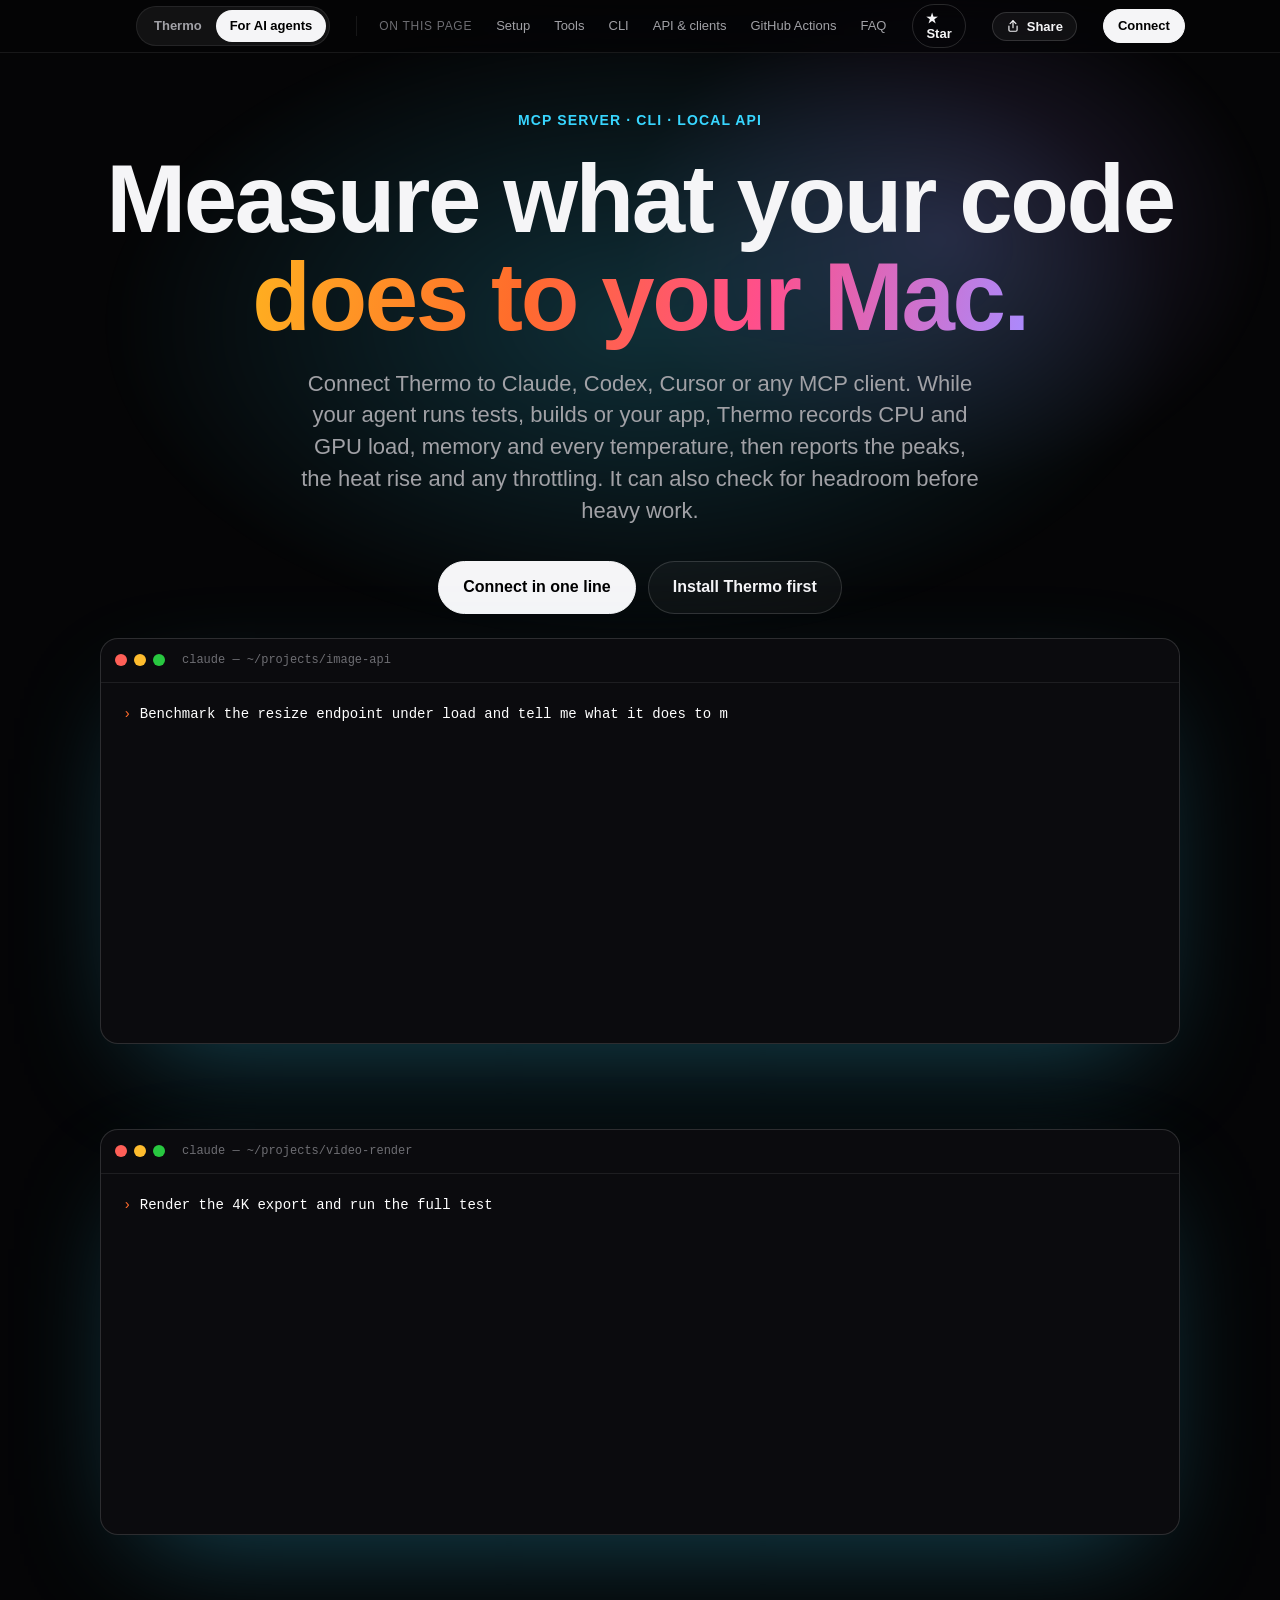
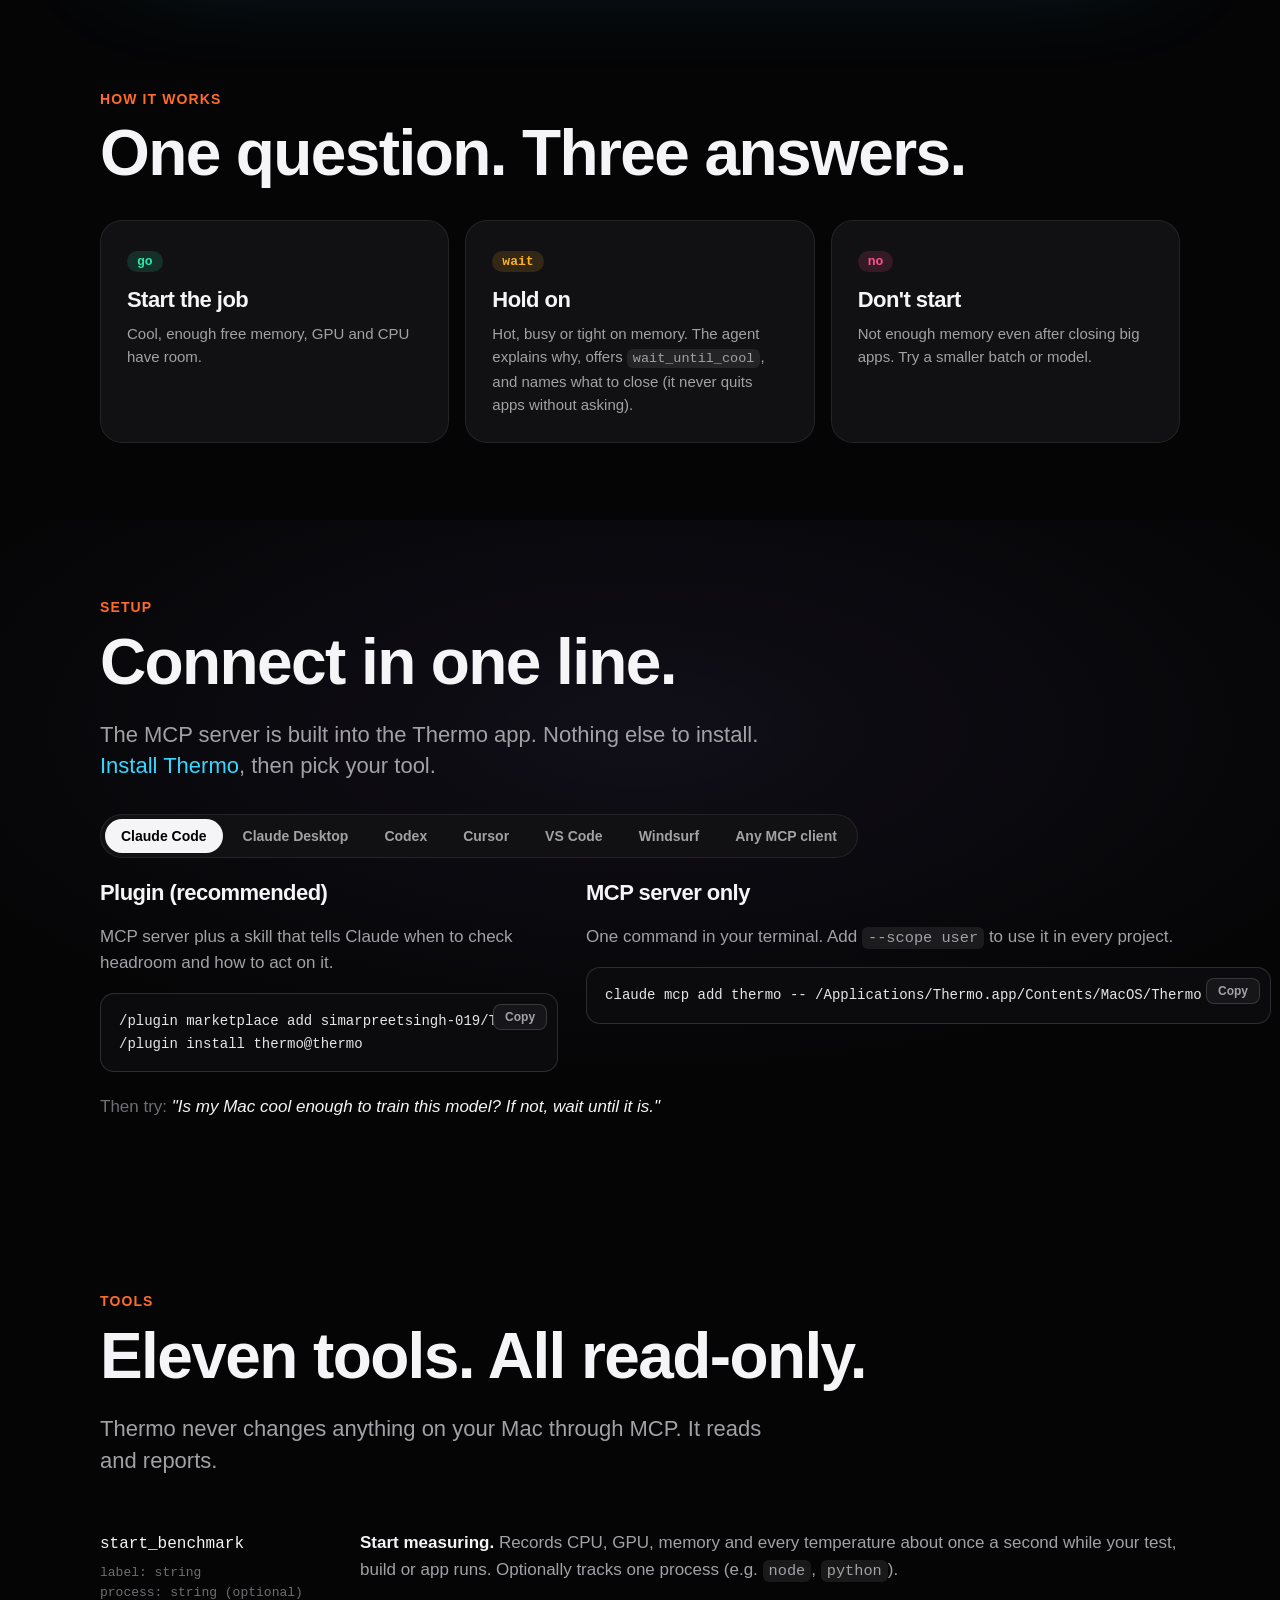
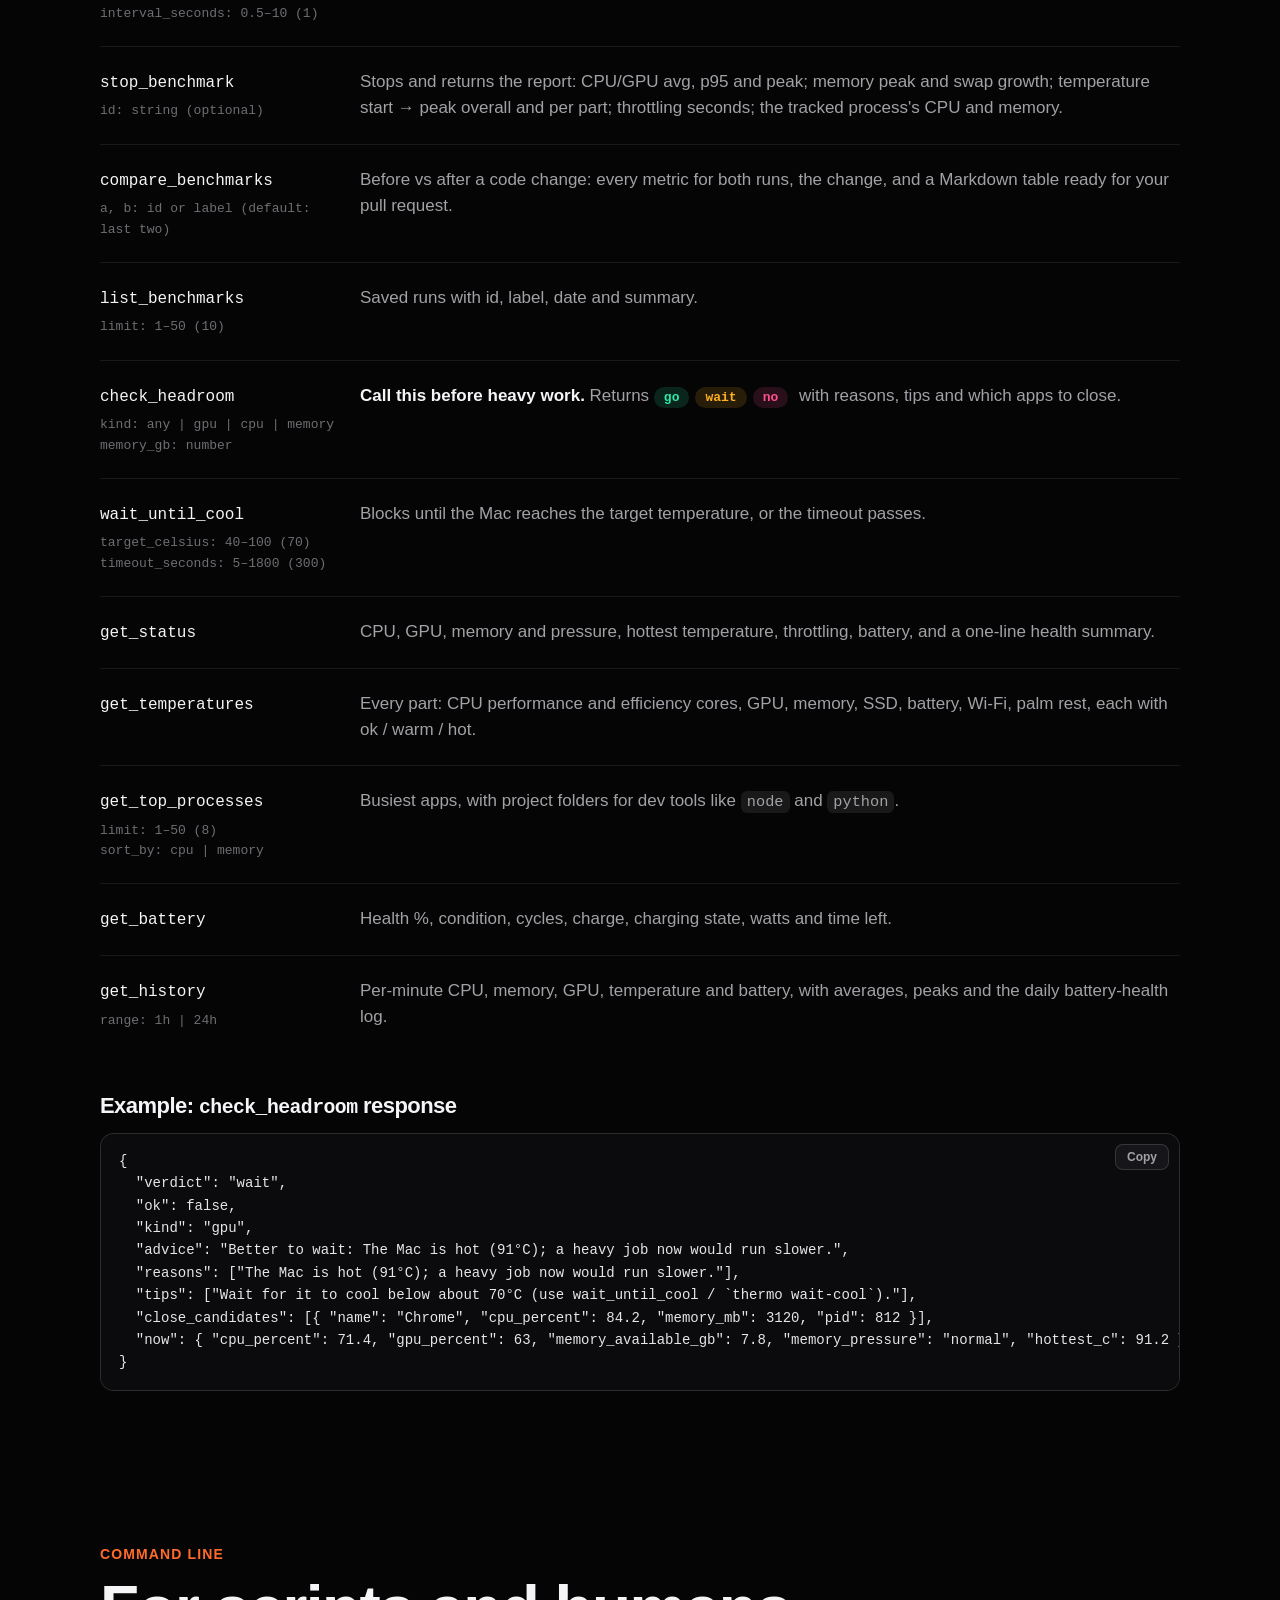
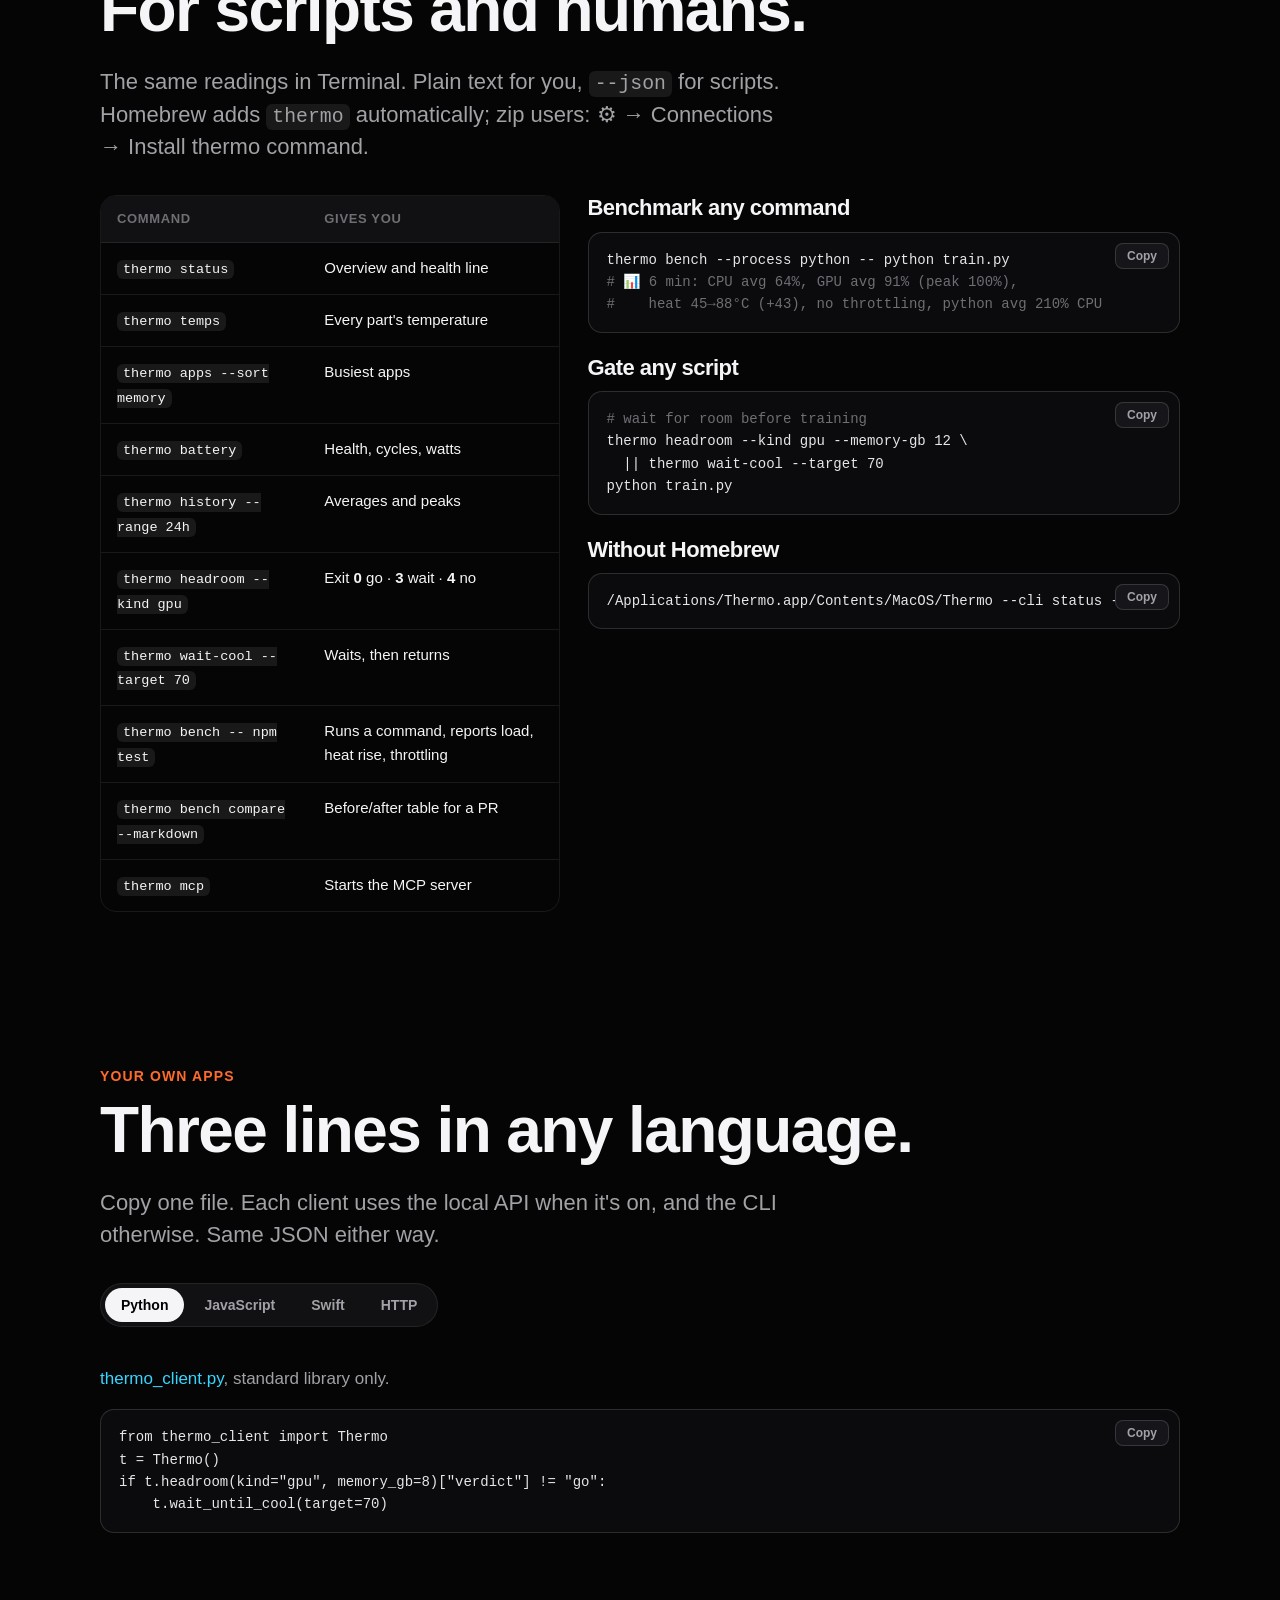
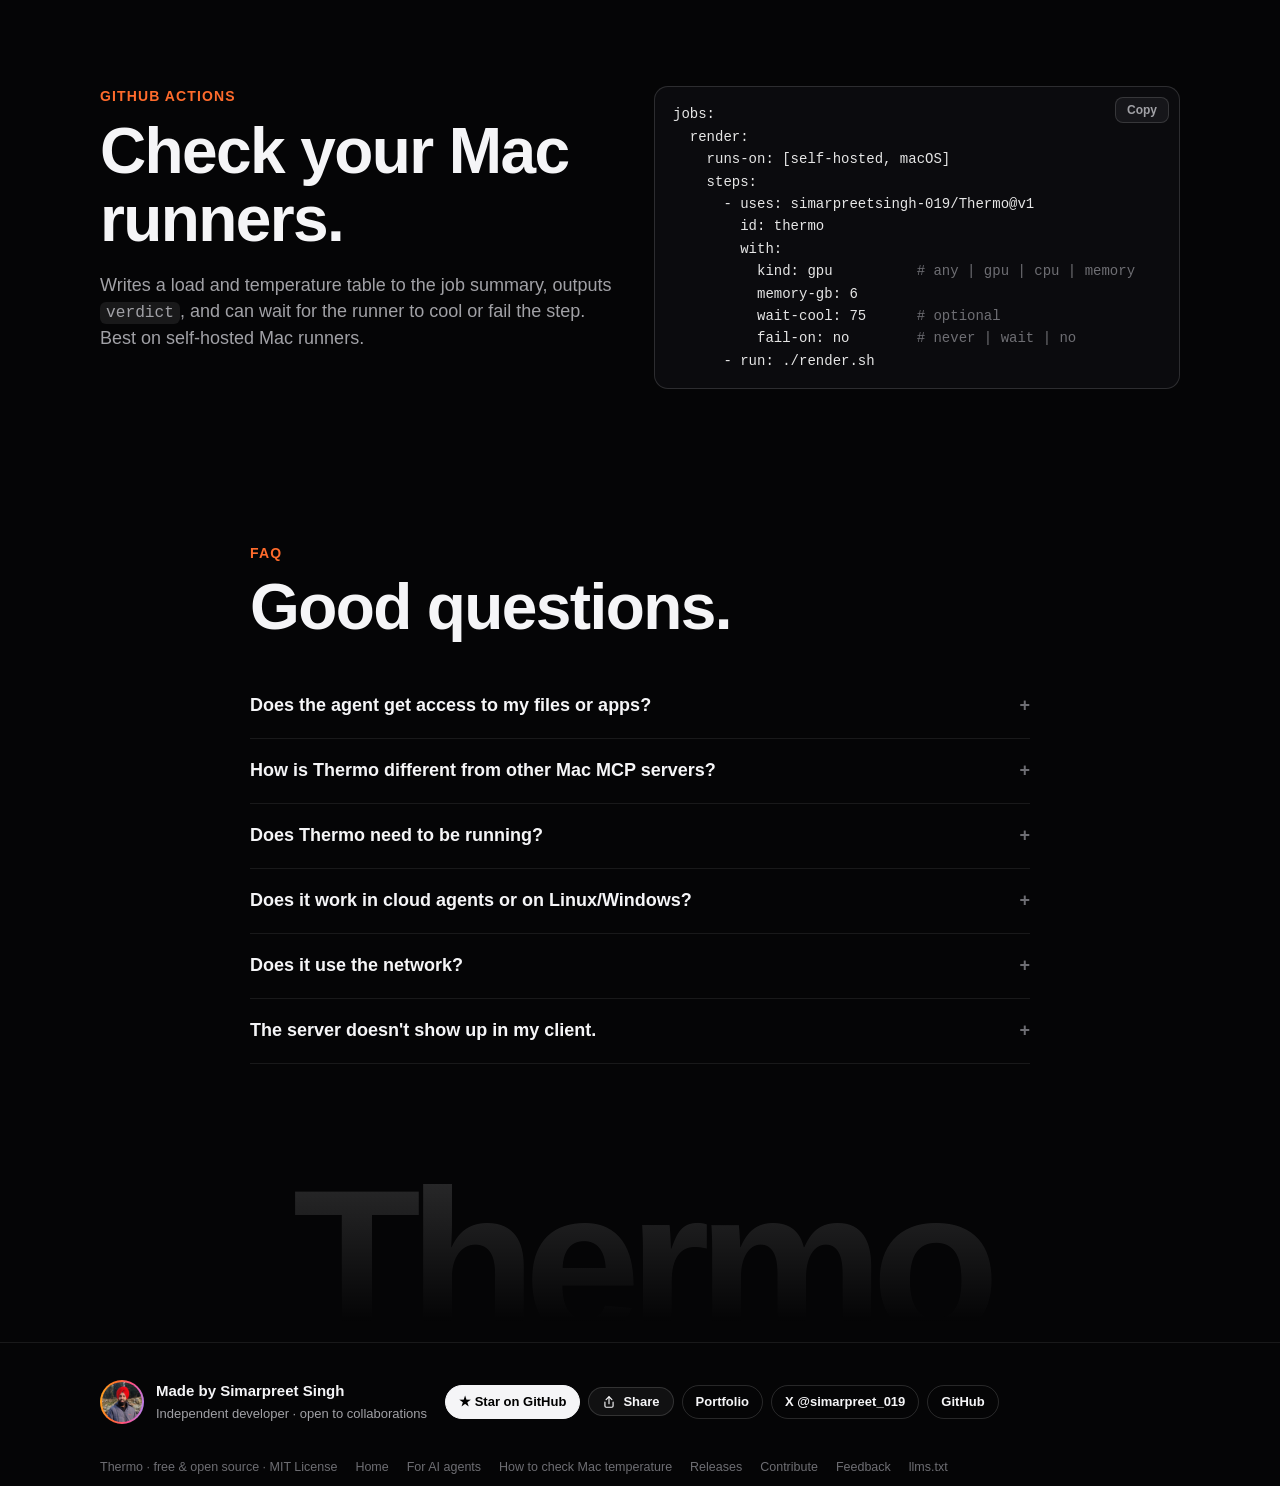
<file: docs/agents.html>
<!doctype html>
<html lang="en">
<head>
<meta charset="utf-8">
<meta name="viewport" content="width=device-width, initial-scale=1">
<title>Thermo for Mac MCP server: benchmark CPU, GPU and temperature from your AI agent</title>
<meta name="description" content="Connect Claude Code, Claude Desktop, Codex, Cursor, VS Code or any MCP client to Thermo. Agents check headroom before heavy jobs, wait for the Mac to cool, and read temperatures, processes, battery and history. Plus CLI, local API, clients and a GitHub Action.">
<meta name="keywords" content="mcp server mac, mac temperature mcp, claude code mcp macos, codex mcp, cursor mcp, ai agent gpu headroom, check mac temperature api, macos system monitor api, thermo mcp">
<meta name="theme-color" content="#050506">
<link rel="canonical" href="https://simarpreetsingh-019.github.io/Thermo/agents.html">
<link rel="icon" href="icon.png">
<meta property="og:title" content="Thermo MCP: benchmark your code's heat and load">
<meta property="og:description" content="Your AI agent measures CPU, GPU, memory and every temperature while your tests, builds and apps run. Works with Claude, Codex, Cursor and any MCP client.">
<meta property="og:url" content="https://simarpreetsingh-019.github.io/Thermo/agents.html">
<meta property="og:image" content="https://simarpreetsingh-019.github.io/Thermo/og-agents.png">
<meta property="og:image:width" content="1200">
<meta property="og:image:height" content="630">
<meta property="og:image:alt" content="An AI agent benchmarking a test suite with Thermo: CPU avg 83%, heat 46 to 94°C, throttled 38 s.">
<meta property="og:site_name" content="Thermo">
<meta name="twitter:card" content="summary_large_image">
<meta name="twitter:title" content="Thermo MCP: benchmark your code's heat and load">
<meta name="twitter:description" content="Your AI agent measures CPU, GPU, memory and every temperature while your tests, builds and apps run. Works with Claude, Codex, Cursor and any MCP client.">
<meta name="twitter:image" content="https://simarpreetsingh-019.github.io/Thermo/og-agents.png">
<meta name="twitter:creator" content="@simarpreet_019">
<script type="application/ld+json">
[{"@context": "https://schema.org", "@type": "TechArticle", "headline": "Connect AI agents to Thermo (MCP server for macOS)", "about": "Thermo MCP server: check_headroom, wait_until_cool, get_status, get_temperatures, get_top_processes, get_battery, get_history", "author": {"@type": "Person", "name": "Simarpreet Singh", "url": "https://simarpreetsingh-019.github.io", "image": "https://simarpreetsingh-019.github.io/Thermo/creator.jpg", "sameAs": ["https://x.com/simarpreet_019", "https://github.com/simarpreetsingh-019"]}, "url": "https://simarpreetsingh-019.github.io/Thermo/agents.html", "image": "https://simarpreetsingh-019.github.io/Thermo/og-agents.png"}, {"@context": "https://schema.org", "@type": "FAQPage", "mainEntity": [{"@type": "Question", "name": "Does the agent get access to my files or apps?", "acceptedAnswer": {"@type": "Answer", "text": "No. All eleven tools are read-only system readings. Thermo can't open, change or quit anything through MCP. App names and project folder names are included in process lists; turn that off in ⚙ → Connections → Share app names."}}, {"@type": "Question", "name": "How is Thermo different from other Mac MCP servers?", "acceptedAnswer": {"@type": "Answer", "text": "Most Mac MCP servers give a snapshot of system info, and thermo-control-mcp adds fan control through a root daemon. Thermo is built for benchmarking: start_benchmark, run your tests or build, stop_benchmark, then compare_benchmarks for a before/after Markdown table. It also checks headroom before heavy jobs and waits for the Mac to cool. All 11 tools are read-only, it needs no admin rights or daemon, and it works without the Thermo app running."}}, {"@type": "Question", "name": "Does Thermo need to be running?", "acceptedAnswer": {"@type": "Answer", "text": "No. The MCP server and CLI take their own readings. The Thermo app is only needed for the local HTTP API and for recording history."}}, {"@type": "Question", "name": "Does it work in cloud agents or on Linux/Windows?", "acceptedAnswer": {"@type": "Answer", "text": "Not yet: Thermo reads Mac hardware, so it runs where your Mac is. Windows and Linux support is next on the roadmap."}}, {"@type": "Question", "name": "Does it use the network?", "acceptedAnswer": {"@type": "Answer", "text": "No. MCP and the CLI talk over standard input/output only. The optional API listens on 127.0.0.1, never on your network."}}, {"@type": "Question", "name": "The server doesn't show up in my client.", "acceptedAnswer": {"@type": "Answer", "text": "Check the path exists: ls /Applications/Thermo.app/Contents/MacOS/Thermo. Run thermo status to make sure readings work. In Claude Code, claude mcp list should show thermo ✔ Connected. Still stuck? Open an issue."}}]}, {"@context": "https://schema.org", "@type": "HowTo", "name": "Connect an AI agent to Thermo's MCP server", "step": [{"@type": "HowToStep", "text": "Install Thermo: brew install --cask simarpreetsingh-019/thermo/thermo"}, {"@type": "HowToStep", "text": "Add the MCP server: claude mcp add thermo -- /Applications/Thermo.app/Contents/MacOS/Thermo --mcp (or the same command and args in Codex, Cursor, VS Code or any MCP client)"}, {"@type": "HowToStep", "text": "Ask your agent to benchmark a workload: it calls start_benchmark, runs it, then stop_benchmark for CPU/GPU load, heat rise and throttling."}]}]
</script>
<link rel="stylesheet" href="style.css?v=3">
<style>
  .split{display:grid;grid-template-columns:1fr 1fr;gap:28px;align-items:start}
  @media (max-width:900px){.split{grid-template-columns:1fr}}
  .tool{display:grid;grid-template-columns:240px 1fr;gap:20px;padding:22px 0;border-bottom:1px solid var(--line)}
  .tool:last-child{border-bottom:0}
  .tool code.n{font-size:16px;color:var(--fg);background:none;padding:0}
  .tool .args{color:var(--dim);font-size:13px;margin-top:6px;font-family:ui-monospace,Menlo,monospace}
  .tool p{margin:0;color:var(--mut)}
  @media (max-width:700px){.tool{grid-template-columns:1fr;gap:6px}}
  .flow{display:grid;grid-template-columns:repeat(3,1fr);gap:16px}
  @media (max-width:800px){.flow{grid-template-columns:1fr}}
  .flow .card .big{font-size:56px}
  .verdict{display:inline-block;font:700 13px ui-monospace,Menlo,monospace;padding:3px 10px;border-radius:99px;margin-right:6px}
  .v-go{background:rgba(46,230,166,.14);color:var(--cool)}.v-wait{background:rgba(255,176,32,.14);color:var(--warm)}.v-no{background:rgba(255,79,139,.14);color:var(--pink)}
  .faq details{border-bottom:1px solid var(--line);padding:18px 0}
  .faq summary{cursor:pointer;font-weight:600;font-size:18px;list-style:none}
  .faq summary::after{content:"+";float:right;color:var(--dim)}
  .faq details[open] summary::after{content:"–"}
  .faq p{color:var(--mut);margin:10px 0 0}
</style>
</head>
<body>

<nav><div class="wrap">
  <a class="brand" href="./"><img src="icon.png" alt=""></a>
  <div class="switch"><a href="./">Thermo</a><a href="agents.html" class="on">For AI agents</a></div>
  <div class="links"><span class="lbl">On this page</span>
    <a href="#setup">Setup</a><a href="#tools">Tools</a><a href="#cli">CLI</a><a href="#api">API &amp; clients</a><a href="#actions">GitHub Actions</a><a href="#faq">FAQ</a>
  </div>
  <a class="star" href="https://github.com/simarpreetsingh-019/Thermo">★ Star</a>
  <button class="share" data-share data-text="Benchmark your code's CPU, GPU and heat with your AI agent:">Share</button>
  <a class="btn primary cta" href="#setup">Connect</a>
</div></nav>

<section class="hero center">
  <div class="glow" style="background:radial-gradient(closest-side,rgba(56,214,255,.2),transparent 70%),radial-gradient(closest-side at 70% 40%,rgba(169,139,255,.2),transparent 70%)"></div>
  <div class="wrap">
    <div class="eyebrow" style="color:var(--cyan)">MCP server · CLI · Local API</div>
    <h1>Measure what your code<br><span class="grad">does to your Mac.</span></h1>
    <p class="lede">Connect Thermo to Claude, Codex, Cursor or any MCP client. While your agent runs tests, builds or your app, Thermo records CPU and GPU load, memory and every temperature, then reports the peaks, the heat rise and any throttling. It can also check for headroom before heavy work.</p>
    <div class="btns">
      <a class="btn primary" href="#setup">Connect in one line</a>
      <a class="btn" href="./#install">Install Thermo first</a>
    </div>
  </div>
</section>

<section style="padding-top:8px">
  <div class="wrap">
    <div class="term rv">
      <div class="bar"><i></i><i></i><i></i><span>claude — ~/projects/image-api</span></div>
      <div class="body" data-script='[
        ["u","Benchmark the resize endpoint under load and tell me what it does to my Mac",700],
        ["fn","⏺ thermo · start_benchmark(label: \"load test\", process: \"node\")",700],
        ["ok","  ✓ recording · id 7f3a9c21",500],
        ["fn","⏺ Bash · npx autocannon -c 50 -d 30 localhost:3000/resize",1700],
        ["c","     31,204 requests in 30 s · p99 latency 212 ms",600],
        ["fn","⏺ thermo · stop_benchmark(id: \"7f3a9c21\")",800],
        ["wait","  📊 31 s: CPU avg 71% (peak 96%), GPU avg 4%, heat 48→93°C (+45), throttled for 9 s, node avg 388% CPU",900],
        ["a","The endpoint is CPU-bound: node used ~3.9 cores and the Mac hit 93°C, throttling for the last 9 s, which explains the p99 jump. Want me to move the resize to a worker pool and re-run the benchmark to compare?",400]
      ]'></div>
    </div>
  </div>
</section>

<section style="padding-top:8px">
  <div class="wrap">
    <div class="term rv">
      <div class="bar"><i></i><i></i><i></i><span>claude — ~/projects/video-render</span></div>
      <div class="body" data-script='[
        ["u","Render the 4K export and run the full test suite",700],
        ["fn","⏺ thermo · check_headroom(kind: \"gpu\")",900],
        ["wait","  ⏳ wait — The GPU is already 92% busy. The Mac is hot (88°C).",500],
        ["c","     tips: Wait for it to cool below about 70°C · Closing Blender would help (180% CPU)",900],
        ["a","Blender is still using the GPU and your Mac is hot. I will run the tests first (CPU only), then render once it cools.",900],
        ["fn","⏺ thermo · check_headroom(kind: \"cpu\")",700],
        ["ok","  ✓ go — The Mac has room for a heavy cpu job.",600],
        ["a","Running tests… 412 passed.",900],
        ["fn","⏺ thermo · wait_until_cool(target_celsius: 72, timeout_seconds: 600)",1500],
        ["ok","  ✓ Cooled to 71°C after 2m 08s",500],
        ["a","Cool enough now. Starting the 4K render.",400]
      ]'></div>
    </div>
  </div>
</section>

<section>
  <div class="wrap">
    <div class="sec-head rv">
      <div class="eyebrow">How it works</div>
      <h2>One question. Three answers.</h2>
    </div>
    <div class="flow">
      <div class="card rv"><span class="verdict v-go">go</span><h3 style="margin-top:14px">Start the job</h3><p>Cool, enough free memory, GPU and CPU have room.</p></div>
      <div class="card rv"><span class="verdict v-wait">wait</span><h3 style="margin-top:14px">Hold on</h3><p>Hot, busy or tight on memory. The agent explains why, offers <code>wait_until_cool</code>, and names what to close (it never quits apps without asking).</p></div>
      <div class="card rv"><span class="verdict v-no">no</span><h3 style="margin-top:14px">Don't start</h3><p>Not enough memory even after closing big apps. Try a smaller batch or model.</p></div>
    </div>
  </div>
</section>

<section id="setup" style="background:radial-gradient(60% 50% at 50% 30%,rgba(169,139,255,.07),transparent)">
  <div class="wrap">
    <div class="sec-head rv">
      <div class="eyebrow">Setup</div>
      <h2>Connect in one line.</h2>
      <p class="lede">The MCP server is built into the Thermo app. Nothing else to install. <a href="./#install">Install Thermo</a>, then pick your tool.</p>
    </div>
    <div class="rv">
      <div class="seg" data-group="mcp">
        <button aria-selected="true" data-t="cc">Claude Code</button><button aria-selected="false" data-t="cd">Claude Desktop</button><button aria-selected="false" data-t="codex">Codex</button><button aria-selected="false" data-t="cursor">Cursor</button><button aria-selected="false" data-t="vscode">VS Code</button><button aria-selected="false" data-t="ws">Windsurf</button><button aria-selected="false" data-t="any">Any MCP client</button>
      </div>
      <div class="pane on" data-group="mcp" data-t="cc">
        <div class="split">
          <div><h3>Plugin (recommended)</h3><p>MCP server plus a skill that tells Claude when to check headroom and how to act on it.</p>
<pre>/plugin marketplace add simarpreetsingh-019/Thermo
/plugin install thermo@thermo</pre></div>
          <div><h3>MCP server only</h3><p>One command in your terminal. Add <code>--scope user</code> to use it in every project.</p>
<pre>claude mcp add thermo -- /Applications/Thermo.app/Contents/MacOS/Thermo --mcp</pre></div>
        </div>
      </div>
      <div class="pane" data-group="mcp" data-t="cd">
        <p>Settings → Developer → <b>Edit Config</b>, add this to <code>claude_desktop_config.json</code>, then restart Claude.</p>
<pre>{
  "mcpServers": {
    "thermo": { "command": "/Applications/Thermo.app/Contents/MacOS/Thermo", "args": ["--mcp"] }
  }
}</pre>
      </div>
      <div class="pane" data-group="mcp" data-t="codex">
<pre>codex mcp add thermo -- /Applications/Thermo.app/Contents/MacOS/Thermo --mcp</pre>
        <p>Or in <code>~/.codex/config.toml</code>:</p>
<pre>[mcp_servers.thermo]
command = "/Applications/Thermo.app/Contents/MacOS/Thermo"
args = ["--mcp"]</pre>
        <p>Optional: copy the <a href="https://github.com/simarpreetsingh-019/Thermo/tree/main/plugins/thermo/skills/thermo">Thermo skill</a> to <code>~/.codex/skills/thermo/</code>, or paste the <a href="https://github.com/simarpreetsingh-019/Thermo/blob/main/integrations/codex/AGENTS.md">AGENTS.md snippet</a> into your project.</p>
      </div>
      <div class="pane" data-group="mcp" data-t="cursor">
        <p>Add to <code>~/.cursor/mcp.json</code> (all projects) or <code>.cursor/mcp.json</code> (one project):</p>
<pre>{
  "mcpServers": {
    "thermo": { "command": "/Applications/Thermo.app/Contents/MacOS/Thermo", "args": ["--mcp"] }
  }
}</pre>
        <p>Optional rule: save <a href="https://github.com/simarpreetsingh-019/Thermo/blob/main/integrations/cursor/thermo.mdc">thermo.mdc</a> into <code>.cursor/rules/</code>.</p>
      </div>
      <div class="pane" data-group="mcp" data-t="vscode">
        <p>GitHub Copilot agent mode. Add <code>.vscode/mcp.json</code>:</p>
<pre>{
  "servers": {
    "thermo": { "command": "/Applications/Thermo.app/Contents/MacOS/Thermo", "args": ["--mcp"] }
  }
}</pre>
      </div>
      <div class="pane" data-group="mcp" data-t="ws">
        <p>Windsurf → Settings → Cascade → MCP servers → <b>View raw config</b> (<code>~/.codeium/windsurf/mcp_config.json</code>):</p>
<pre>{
  "mcpServers": {
    "thermo": { "command": "/Applications/Thermo.app/Contents/MacOS/Thermo", "args": ["--mcp"] }
  }
}</pre>
      </div>
      <div class="pane" data-group="mcp" data-t="any">
        <div class="tbl"><table>
          <tr><th>Setting</th><th>Value</th></tr>
          <tr><td>Transport</td><td><code>stdio</code></td></tr>
          <tr><td>Command</td><td><code>/Applications/Thermo.app/Contents/MacOS/Thermo</code></td></tr>
          <tr><td>Arguments</td><td><code>["--mcp"]</code></td></tr>
          <tr><td>Installed in ~/Applications?</td><td><code>~/Applications/Thermo.app/Contents/MacOS/Thermo</code></td></tr>
        </table></div>
        <p>Works with Zed, Cline, Continue, Goose, LM Studio and any client that speaks MCP.</p>
      </div>
      <p style="margin-top:22px;color:var(--dim)">Then try: <i style="color:var(--fg)">"Is my Mac cool enough to train this model? If not, wait until it is."</i></p>
    </div>
  </div>
</section>

<section id="tools">
  <div class="wrap">
    <div class="sec-head rv">
      <div class="eyebrow">Tools</div>
      <h2>Eleven tools. All read-only.</h2>
      <p class="lede">Thermo never changes anything on your Mac through MCP. It reads and reports.</p>
    </div>
    <div class="rv">
      <div class="tool"><div><code class="n">start_benchmark</code><div class="args">label: string<br>process: string (optional)<br>interval_seconds: 0.5–10 (1)</div></div><p><b style="color:var(--fg)">Start measuring.</b> Records CPU, GPU, memory and every temperature about once a second while your test, build or app runs. Optionally tracks one process (e.g. <code>node</code>, <code>python</code>).</p></div>
      <div class="tool"><div><code class="n">stop_benchmark</code><div class="args">id: string (optional)</div></div><p>Stops and returns the report: CPU/GPU avg, p95 and peak; memory peak and swap growth; temperature start → peak overall and per part; throttling seconds; the tracked process's CPU and memory.</p></div>
      <div class="tool"><div><code class="n">compare_benchmarks</code><div class="args">a, b: id or label (default: last two)</div></div><p>Before vs after a code change: every metric for both runs, the change, and a Markdown table ready for your pull request.</p></div>
      <div class="tool"><div><code class="n">list_benchmarks</code><div class="args">limit: 1–50 (10)</div></div><p>Saved runs with id, label, date and summary.</p></div>
      <div class="tool"><div><code class="n">check_headroom</code><div class="args">kind: any | gpu | cpu | memory<br>memory_gb: number</div></div><p><b style="color:var(--fg)">Call this before heavy work.</b> Returns <span class="verdict v-go">go</span><span class="verdict v-wait">wait</span><span class="verdict v-no">no</span> with reasons, tips and which apps to close.</p></div>
      <div class="tool"><div><code class="n">wait_until_cool</code><div class="args">target_celsius: 40–100 (70)<br>timeout_seconds: 5–1800 (300)</div></div><p>Blocks until the Mac reaches the target temperature, or the timeout passes.</p></div>
      <div class="tool"><div><code class="n">get_status</code></div><p>CPU, GPU, memory and pressure, hottest temperature, throttling, battery, and a one-line health summary.</p></div>
      <div class="tool"><div><code class="n">get_temperatures</code></div><p>Every part: CPU performance and efficiency cores, GPU, memory, SSD, battery, Wi-Fi, palm rest, each with ok / warm / hot.</p></div>
      <div class="tool"><div><code class="n">get_top_processes</code><div class="args">limit: 1–50 (8)<br>sort_by: cpu | memory</div></div><p>Busiest apps, with project folders for dev tools like <code>node</code> and <code>python</code>.</p></div>
      <div class="tool"><div><code class="n">get_battery</code></div><p>Health %, condition, cycles, charge, charging state, watts and time left.</p></div>
      <div class="tool"><div><code class="n">get_history</code><div class="args">range: 1h | 24h</div></div><p>Per-minute CPU, memory, GPU, temperature and battery, with averages, peaks and the daily battery-health log.</p></div>
    </div>
    <h3 style="margin:40px 0 12px" class="rv">Example: <code>check_headroom</code> response</h3>
<pre class="rv">{
  "verdict": "wait",
  "ok": false,
  "kind": "gpu",
  "advice": "Better to wait: The Mac is hot (91°C); a heavy job now would run slower.",
  "reasons": ["The Mac is hot (91°C); a heavy job now would run slower."],
  "tips": ["Wait for it to cool below about 70°C (use wait_until_cool / `thermo wait-cool`)."],
  "close_candidates": [{ "name": "Chrome", "cpu_percent": 84.2, "memory_mb": 3120, "pid": 812 }],
  "now": { "cpu_percent": 71.4, "gpu_percent": 63, "memory_available_gb": 7.8, "memory_pressure": "normal", "hottest_c": 91.2 }
}</pre>
  </div>
</section>

<section id="cli">
  <div class="wrap">
    <div class="sec-head rv">
      <div class="eyebrow">Command line</div>
      <h2>For scripts and humans.</h2>
      <p class="lede">The same readings in Terminal. Plain text for you, <code>--json</code> for scripts. Homebrew adds <code>thermo</code> automatically; zip users: ⚙ → Connections → Install thermo command.</p>
    </div>
    <div class="split rv">
      <div class="tbl"><table>
        <tr><th>Command</th><th>Gives you</th></tr>
        <tr><td><code>thermo status</code></td><td>Overview and health line</td></tr>
        <tr><td><code>thermo temps</code></td><td>Every part's temperature</td></tr>
        <tr><td><code>thermo apps --sort memory</code></td><td>Busiest apps</td></tr>
        <tr><td><code>thermo battery</code></td><td>Health, cycles, watts</td></tr>
        <tr><td><code>thermo history --range 24h</code></td><td>Averages and peaks</td></tr>
        <tr><td><code>thermo headroom --kind gpu</code></td><td>Exit <b>0</b> go · <b>3</b> wait · <b>4</b> no</td></tr>
        <tr><td><code>thermo wait-cool --target 70</code></td><td>Waits, then returns</td></tr>
        <tr><td><code>thermo bench -- npm test</code></td><td>Runs a command, reports load, heat rise, throttling</td></tr>
        <tr><td><code>thermo bench compare --markdown</code></td><td>Before/after table for a PR</td></tr>
        <tr><td><code>thermo mcp</code></td><td>Starts the MCP server</td></tr>
      </table></div>
      <div>
        <h3 style="margin-bottom:10px">Benchmark any command</h3>
<pre>thermo bench --process python -- python train.py
<span class="c"># 📊 6 min: CPU avg 64%, GPU avg 91% (peak 100%),
#    heat 45→88°C (+43), no throttling, python avg 210% CPU</span></pre>
        <h3 style="margin:22px 0 10px">Gate any script</h3>
<pre><span class="c"># wait for room before training</span>
thermo headroom --kind gpu --memory-gb 12 \
  || thermo wait-cool --target 70
python train.py</pre>
        <h3 style="margin:22px 0 10px">Without Homebrew</h3>
<pre>/Applications/Thermo.app/Contents/MacOS/Thermo --cli status --json</pre>
      </div>
    </div>
  </div>
</section>

<section id="api">
  <div class="wrap">
    <div class="sec-head rv">
      <div class="eyebrow">Your own apps</div>
      <h2>Three lines in any language.</h2>
      <p class="lede">Copy one file. Each client uses the local API when it's on, and the CLI otherwise. Same JSON either way.</p>
    </div>
    <div class="rv">
      <div class="seg" data-group="lang"><button aria-selected="true" data-t="py">Python</button><button aria-selected="false" data-t="js">JavaScript</button><button aria-selected="false" data-t="sw">Swift</button><button aria-selected="false" data-t="http">HTTP</button></div>
      <div class="pane on" data-group="lang" data-t="py"><p><a href="https://github.com/simarpreetsingh-019/Thermo/blob/main/clients/thermo_client.py">thermo_client.py</a>, standard library only.</p>
<pre>from thermo_client import Thermo
t = Thermo()
if t.headroom(kind="gpu", memory_gb=8)["verdict"] != "go":
    t.wait_until_cool(target=70)</pre></div>
      <div class="pane" data-group="lang" data-t="js"><p><a href="https://github.com/simarpreetsingh-019/Thermo/blob/main/clients/thermo.mjs">thermo.mjs</a>, Node 18+, no dependencies.</p>
<pre>import { Thermo } from "./thermo.mjs";
const t = new Thermo();
if ((await t.headroom({ kind: "gpu", memoryGb: 8 })).verdict !== "go")
  await t.waitUntilCool({ target: 70 });</pre></div>
      <div class="pane" data-group="lang" data-t="sw"><p><a href="https://github.com/simarpreetsingh-019/Thermo/blob/main/clients/Thermo.swift">Thermo.swift</a>, Foundation only.</p>
<pre>let t = ThermoClient()
let h = try await t.headroom(kind: "gpu", memoryGB: 8)
if h["verdict"] as? String != "go" { _ = try await t.waitUntilCool(target: 70) }</pre></div>
      <div class="pane" data-group="lang" data-t="http">
        <p>Turn it on in Thermo: ⚙ → Connections → <b>Local API for other apps</b>. Localhost only, read-only, token-protected; requests from web pages are refused.</p>
<pre>TOKEN=$(python3 -c "import json,os;print(json.load(open(os.path.expanduser('~/Library/Application Support/Thermo/api.json')))['token'])")
curl -H "Authorization: Bearer $TOKEN" "http://127.0.0.1:47615/v1/headroom?kind=gpu&amp;memory_gb=8"</pre>
        <div class="tbl" style="margin-top:16px"><table>
          <tr><th>Endpoint</th><th>Same as</th></tr>
          <tr><td><code>/v1/status</code></td><td><code>get_status</code></td></tr>
          <tr><td><code>/v1/temperatures</code></td><td><code>get_temperatures</code></td></tr>
          <tr><td><code>/v1/processes?limit=8&amp;sort=cpu</code></td><td><code>get_top_processes</code></td></tr>
          <tr><td><code>/v1/battery</code></td><td><code>get_battery</code></td></tr>
          <tr><td><code>/v1/history?range=24h</code></td><td><code>get_history</code></td></tr>
          <tr><td><code>/v1/headroom?kind=gpu&amp;memory_gb=8</code></td><td><code>check_headroom</code></td></tr>
        </table></div>
      </div>
    </div>
  </div>
</section>

<section id="actions">
  <div class="wrap split">
    <div class="rv">
      <div class="eyebrow">GitHub Actions</div>
      <h2 style="margin:10px 0 18px">Check your Mac runners.</h2>
      <p class="lede" style="font-size:18px">Writes a load and temperature table to the job summary, outputs <code>verdict</code>, and can wait for the runner to cool or fail the step. Best on self-hosted Mac runners.</p>
    </div>
<pre class="rv">jobs:
  render:
    runs-on: [self-hosted, macOS]
    steps:
      - uses: simarpreetsingh-019/Thermo@v1
        id: thermo
        with:
          kind: gpu          <span class="c"># any | gpu | cpu | memory</span>
          memory-gb: 6
          wait-cool: 75      <span class="c"># optional</span>
          fail-on: no        <span class="c"># never | wait | no</span>
      - run: ./render.sh</pre>
  </div>
</section>

<section id="faq">
  <div class="wrap faq" style="max-width:820px">
    <div class="sec-head rv"><div class="eyebrow">FAQ</div><h2>Good questions.</h2></div>
    <details class="rv"><summary>Does the agent get access to my files or apps?</summary><p>No. All eleven tools are read-only system readings. Thermo can't open, change or quit anything through MCP. App names and project folder names are included in process lists; turn that off in ⚙ → Connections → Share app names.</p></details>
    <details class="rv"><summary>How is Thermo different from other Mac MCP servers?</summary><p>Most Mac MCP servers give a snapshot of system info, and thermo-control-mcp adds fan control through a root daemon. Thermo is built for benchmarking: start_benchmark, run your tests or build, stop_benchmark, then compare_benchmarks for a before/after Markdown table. It also checks headroom before heavy jobs and waits for the Mac to cool. All 11 tools are read-only, it needs no admin rights or daemon, and it works without the Thermo app running.</p></details>
    <details class="rv"><summary>Does Thermo need to be running?</summary><p>No. The MCP server and CLI take their own readings. The Thermo app is only needed for the local HTTP API and for recording history.</p></details>
    <details class="rv"><summary>Does it work in cloud agents or on Linux/Windows?</summary><p>Not yet: Thermo reads Mac hardware, so it runs where your Mac is. Windows and Linux support is next on the roadmap.</p></details>
    <details class="rv"><summary>Does it use the network?</summary><p>No. MCP and the CLI talk over standard input/output only. The optional API listens on 127.0.0.1, never on your network.</p></details>
    <details class="rv"><summary>The server doesn't show up in my client.</summary><p>Check the path exists: <code>ls /Applications/Thermo.app/Contents/MacOS/Thermo</code>. Run <code>thermo status</code> to make sure readings work. In Claude Code, <code>claude mcp list</code> should show <b>thermo ✔ Connected</b>. Still stuck? <a href="https://github.com/simarpreetsingh-019/Thermo/issues/new?template=bug.yml">Open an issue</a>.</p></details>
  </div>
</section>

<div class="word" aria-hidden="true">Thermo</div>
<footer class="site" id="about"><div class="wrap">
  <div class="row">
    <a class="me" href="https://simarpreetsingh-019.github.io" title="Simarpreet Singh's portfolio">
      <img src="creator.jpg" alt="Simarpreet Singh" width="44" height="44" loading="lazy">
      <div><b>Made by Simarpreet Singh</b><span>Independent developer · open to collaborations</span></div>
    </a>
    <div class="acts">
      <a class="pill star" href="https://github.com/simarpreetsingh-019/Thermo">★ Star on GitHub</a>
      <button class="share" data-share data-url="https://simarpreetsingh-019.github.io/Thermo/">Share</button>
      <a class="pill" href="https://simarpreetsingh-019.github.io">Portfolio</a>
      <a class="pill" href="https://x.com/simarpreet_019">X @simarpreet_019</a>
      <a class="pill" href="https://github.com/simarpreetsingh-019">GitHub</a>
    </div>
  </div>
  <div class="fine">
    <span>Thermo · free &amp; open source · MIT License</span>
    <a href="./">Home</a><a href="agents.html">For AI agents</a><a href="mac-temperature.html">How to check Mac temperature</a>
    <a href="https://github.com/simarpreetsingh-019/Thermo/releases">Releases</a><a href="https://github.com/simarpreetsingh-019/Thermo/blob/main/CONTRIBUTING.md">Contribute</a>
    <a href="https://github.com/simarpreetsingh-019/Thermo/issues/new/choose">Feedback</a><a href="llms.txt">llms.txt</a>
  </div>
</div></footer>

<script src="site.js?v=3"></script>
</body>
</html>
</file>
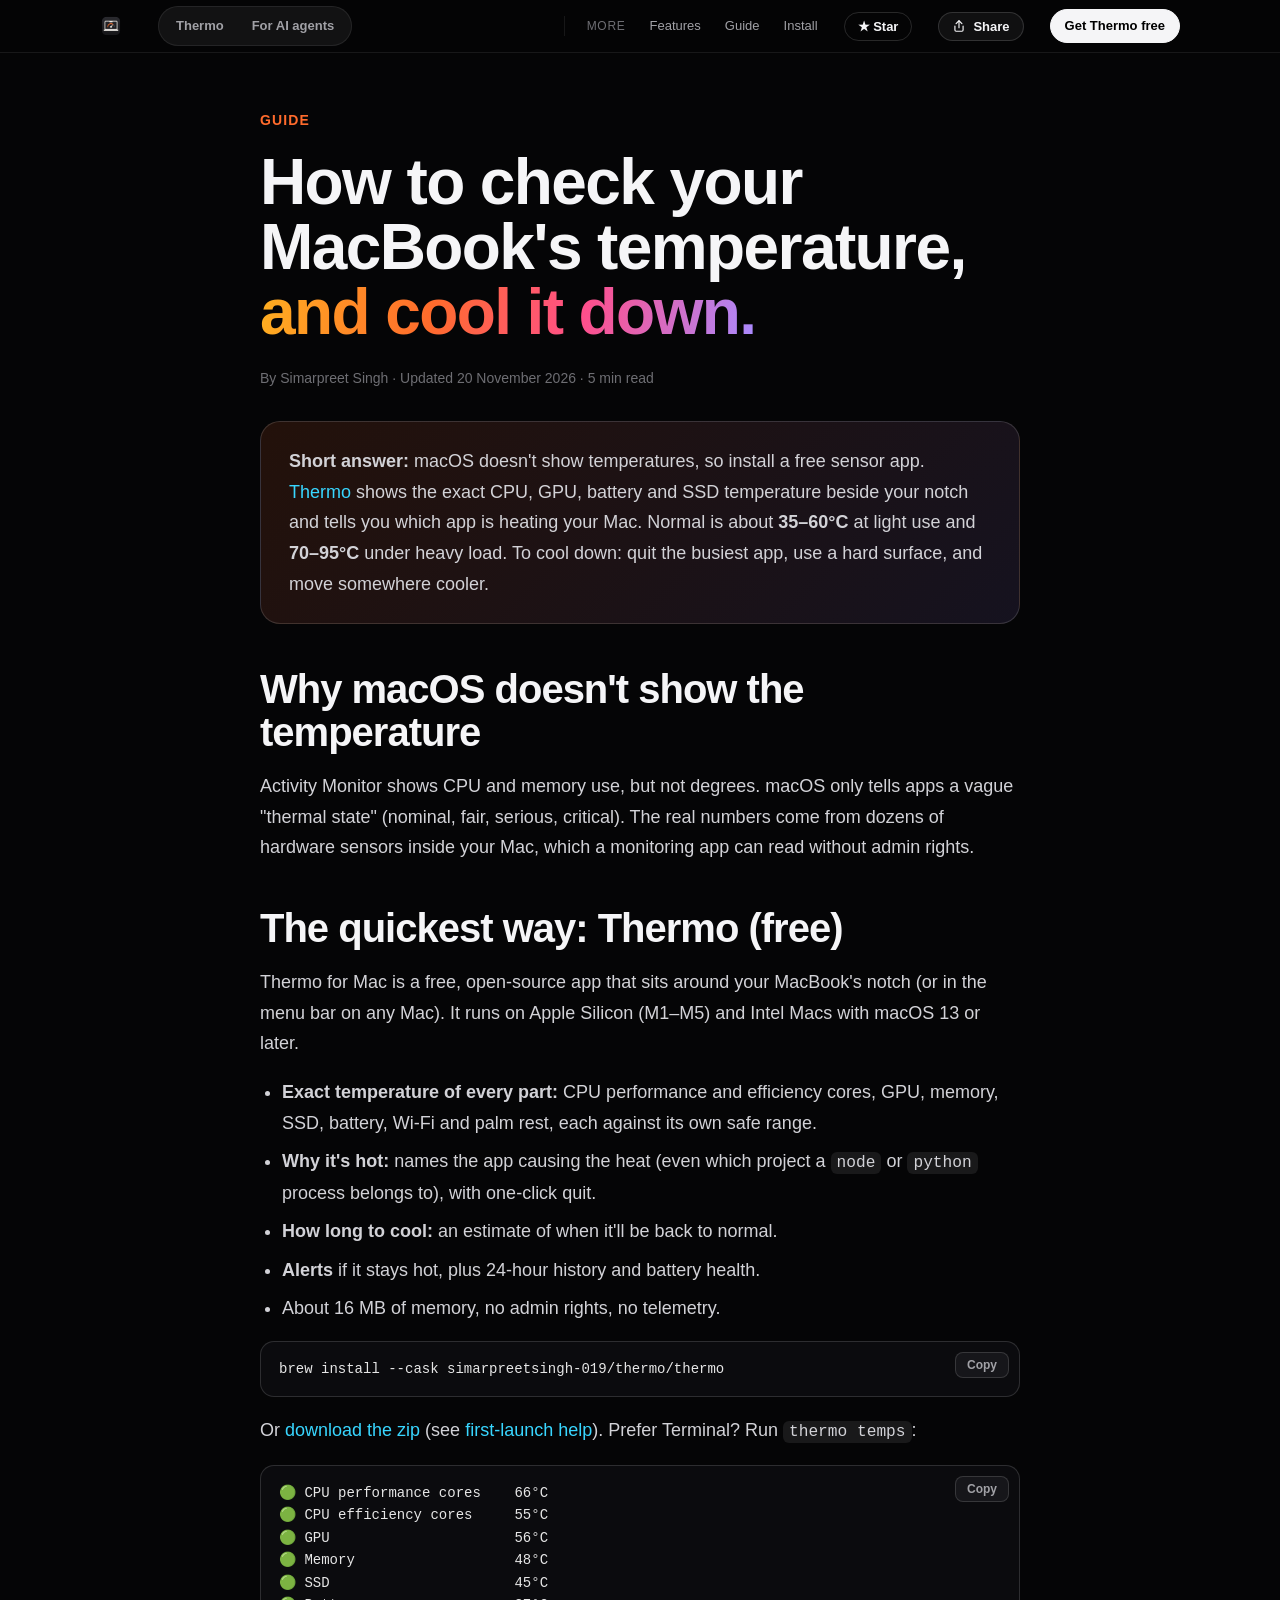
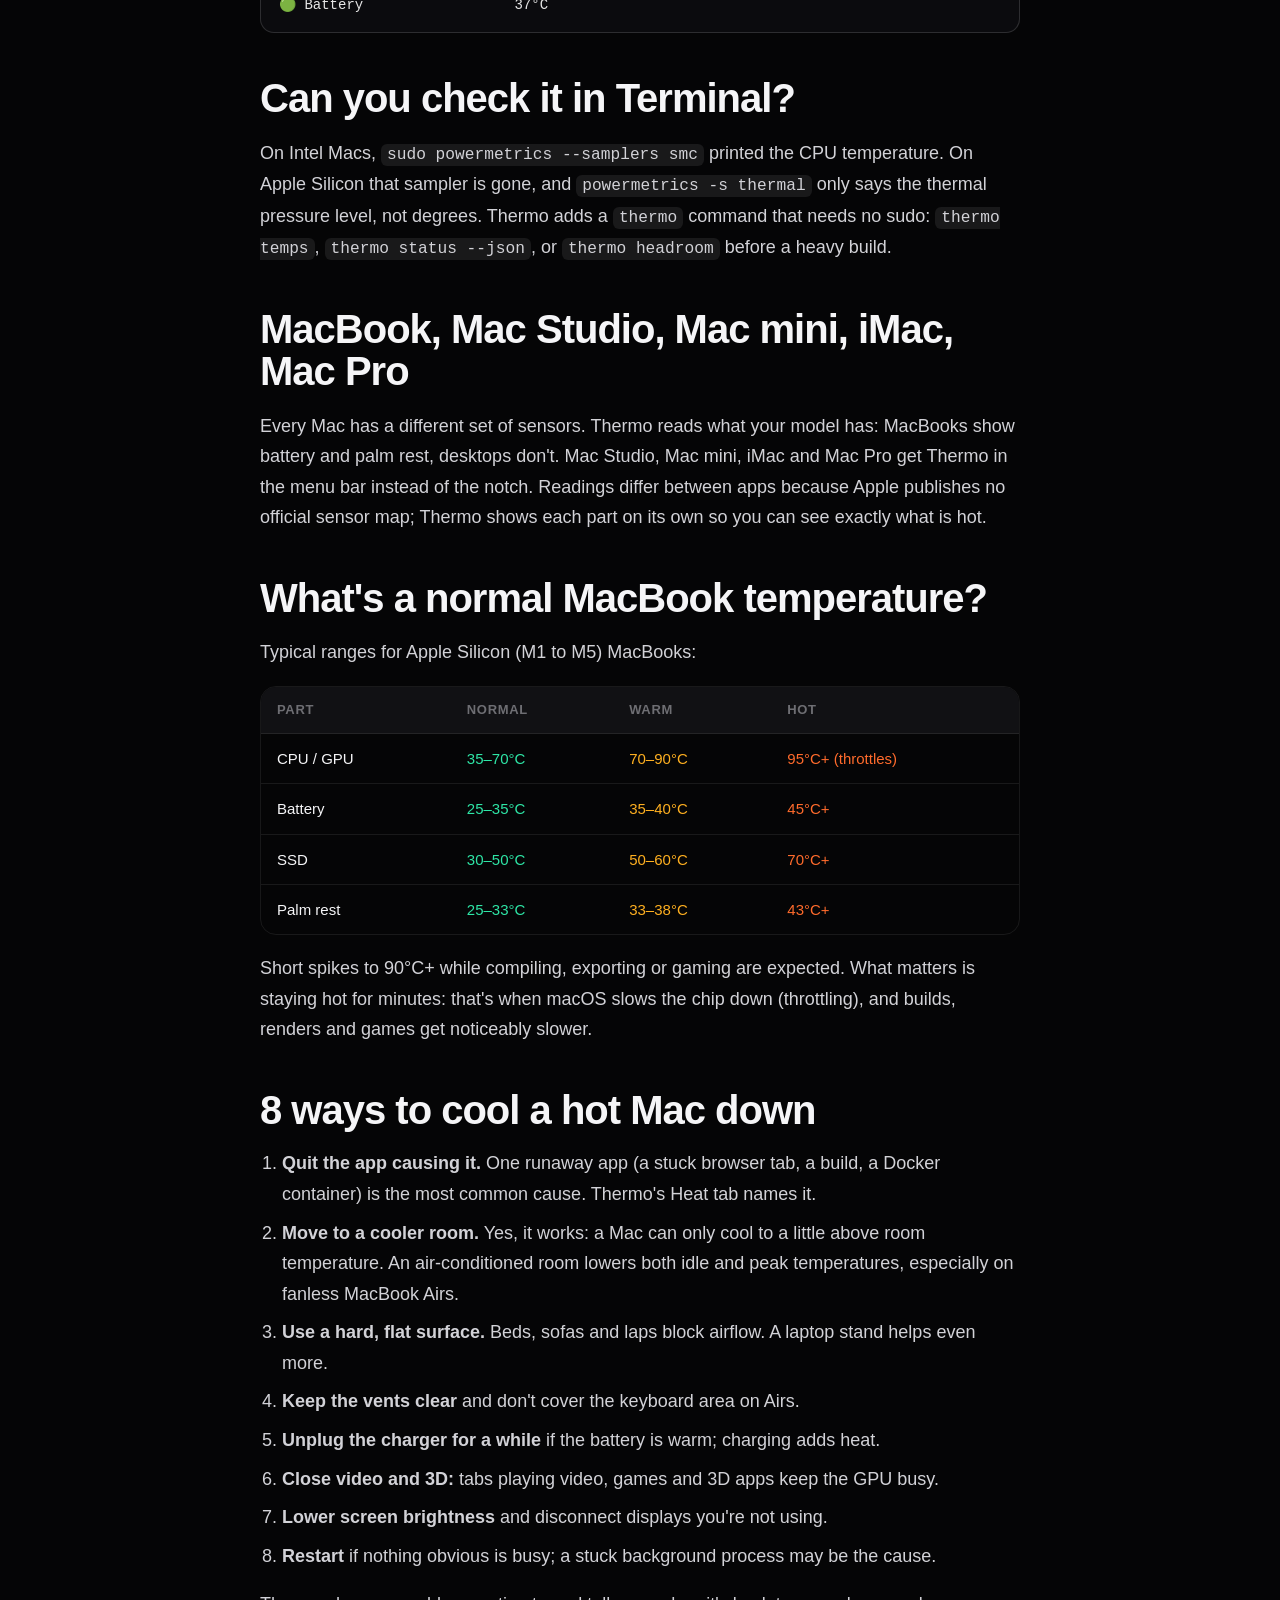
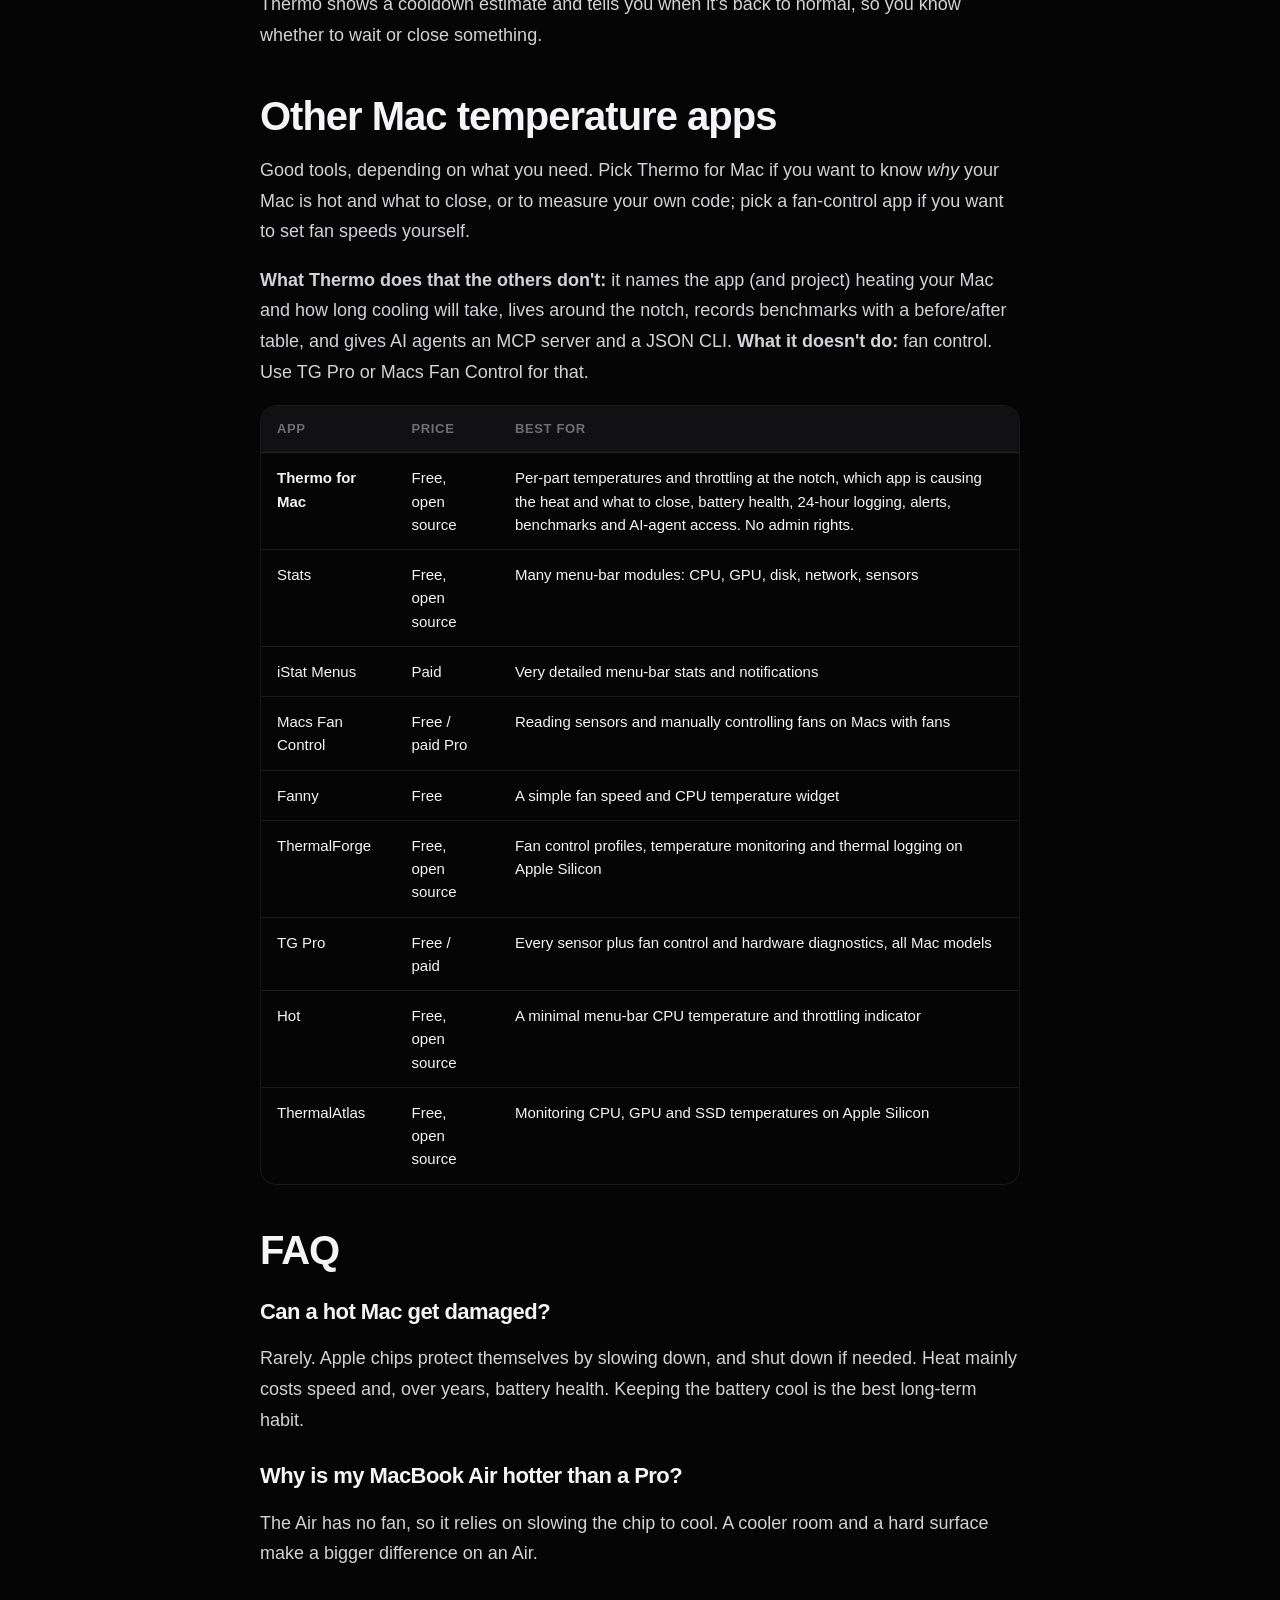
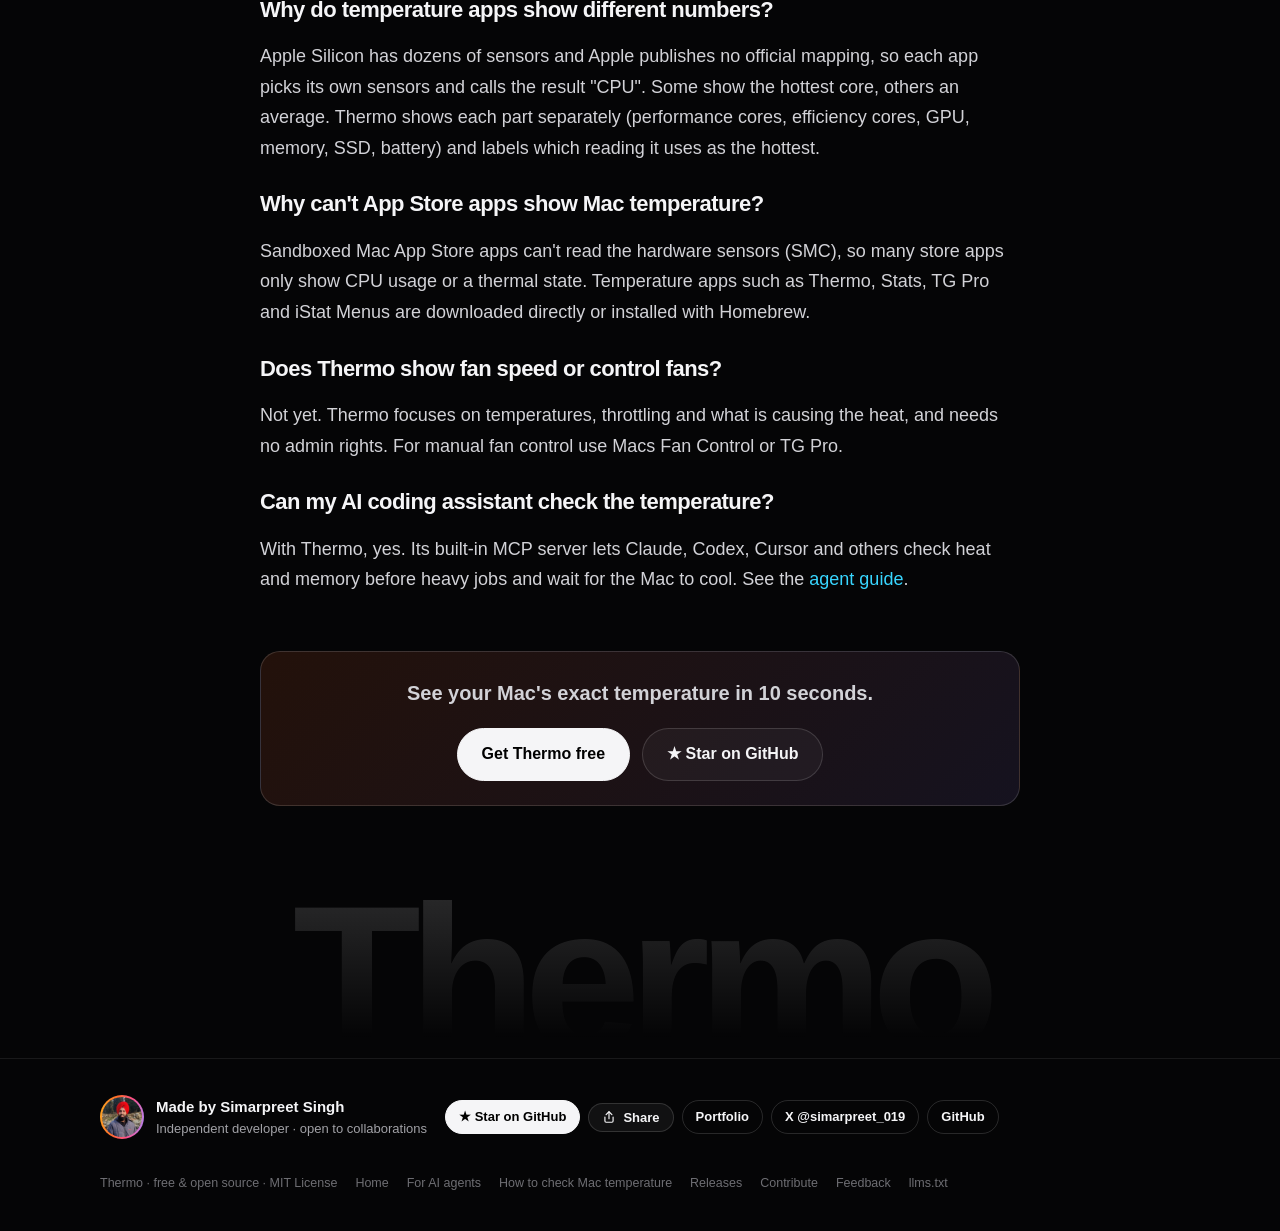
<file: docs/mac-temperature.html>
<!doctype html>
<html lang="en">
<head>
<meta charset="utf-8">
<meta name="viewport" content="width=device-width, initial-scale=1">
<title>How to check your MacBook's temperature (and cool it down) | Thermo for Mac</title>
<meta name="description" content="macOS doesn't show your Mac's temperature. Here's how to see the exact CPU, GPU, battery and SSD temperature on a MacBook, what's normal on Apple Silicon, the best free apps to monitor it, and 8 ways to cool a hot Mac down.">
<meta name="keywords" content="check macbook temperature, mac cpu temperature, macbook running hot, how hot is my mac, mac temperature monitor free, apple silicon temperature normal, cool down macbook, mac gpu temperature, macbook overheating, powermetrics temperature apple silicon, mac studio temperature, mac mini temperature, mac pro temperature, imac temperature, mac thermal throttling, terminal cpu temperature mac">
<meta name="author" content="Simarpreet Singh">
<meta name="theme-color" content="#050506">
<link rel="canonical" href="https://simarpreetsingh-019.github.io/Thermo/mac-temperature.html">
<link rel="icon" href="icon.png">
<meta property="og:type" content="article">
<meta property="og:title" content="How hot is your MacBook, really?">
<meta property="og:description" content="See your Mac's exact CPU, GPU, battery and SSD temperature, what's normal, and 8 ways to cool it down.">
<meta property="og:url" content="https://simarpreetsingh-019.github.io/Thermo/mac-temperature.html">
<meta property="og:image" content="https://simarpreetsingh-019.github.io/Thermo/og-guide.png">
<meta property="og:image:width" content="1200">
<meta property="og:image:height" content="630">
<meta property="og:image:alt" content="A card listing a MacBook's CPU, GPU, SSD, battery and palm-rest temperatures.">
<meta property="og:site_name" content="Thermo">
<meta name="twitter:card" content="summary_large_image">
<meta name="twitter:title" content="How hot is your MacBook, really?">
<meta name="twitter:description" content="See your Mac's exact CPU, GPU, battery and SSD temperature, what's normal, and 8 ways to cool it down.">
<meta name="twitter:image" content="https://simarpreetsingh-019.github.io/Thermo/og-guide.png">
<meta name="twitter:creator" content="@simarpreet_019">
<script type="application/ld+json">
[{"@context":"https://schema.org","@type":"Article","headline":"How to check your MacBook's temperature (and cool it down)",
  "author":{"@type":"Person","name":"Simarpreet Singh","url":"https://simarpreetsingh-019.github.io"},
  "datePublished":"2026-11-20","dateModified":"2026-11-20","mainEntityOfPage":"https://simarpreetsingh-019.github.io/Thermo/mac-temperature.html"},
 {"@context":"https://schema.org","@type":"FAQPage","mainEntity":[
  {"@type":"Question","name":"How do I see my MacBook's exact temperature?","acceptedAnswer":{"@type":"Answer","text":"macOS doesn't show temperatures in degrees, so you need a free app that reads the Mac's sensors. Thermo (free, open source) shows CPU, GPU, memory, SSD, battery and palm-rest temperatures beside the notch or in the menu bar, and runs `thermo temps` in Terminal. Stats, iStat Menus and Macs Fan Control are other options."}},
  {"@type":"Question","name":"What is a normal MacBook temperature?","acceptedAnswer":{"@type":"Answer","text":"On Apple Silicon Macs, CPU temperatures of about 35–60°C at light use and 70–95°C under heavy load are normal. Apple chips slow themselves down (throttle) above roughly 95–105°C to stay safe. The battery should stay below about 40–45°C, and the palm rest below about 40°C."}},
  {"@type":"Question","name":"How do I cool down a hot MacBook?","acceptedAnswer":{"@type":"Answer","text":"Find and quit the app using the most CPU or GPU, put the Mac on a hard flat surface, keep vents clear, move to a cooler room (lower room temperature helps directly), unplug the charger for a while if the battery is warm, close browser tabs playing video, and lower screen brightness. Thermo shows which app is causing the heat and how long cooling will take."}},
  {"@type":"Question","name":"Does moving to an air-conditioned room cool a Mac faster?","acceptedAnswer":{"@type":"Answer","text":"Yes. A Mac can only cool down to a bit above the room temperature, so a cooler room lowers both the idle temperature and how hot it gets under load. It helps most for fanless MacBook Airs. Stopping the busy app helps even more."}},
  {"@type":"Question","name":"Is there a free app to monitor Mac temperature?","acceptedAnswer":{"@type":"Answer","text":"Yes. Thermo for Mac, Stats, ThermalForge, Hot and ThermalAtlas are free and open source. Thermo for Mac shows per-part temperatures and throttling around the MacBook notch, explains what is heating the Mac and what to close, tracks battery health and 24-hour history, and needs no admin rights."}},{"@type": "Question", "name": "Can I check Mac CPU temperature in Terminal?", "acceptedAnswer": {"@type": "Answer", "text": "Not with built-in tools on Apple Silicon. `sudo powermetrics --samplers smc` only worked on Intel Macs, and `powermetrics -s thermal` reports thermal pressure (nominal, fair, serious, critical), not degrees. Install Thermo and run `thermo temps` (or `thermo temps --json`) for exact per-part temperatures without sudo."}},{"@type": "Question", "name": "Does it work on Mac Studio, Mac mini, iMac and Mac Pro?", "acceptedAnswer": {"@type": "Answer", "text": "Yes. Thermo reads whatever sensors your Mac has, on any Apple Silicon (M1\u2013M5) or Intel Mac with macOS 13 or later. On desktops without a notch it lives in the menu bar. The list of parts shown depends on the model, so a Mac mini shows no battery or palm rest."}},{"@type": "Question", "name": "Why do temperature apps show different numbers?", "acceptedAnswer": {"@type": "Answer", "text": "Apple Silicon has dozens of sensors and Apple publishes no official mapping, so each app picks its own sensors and calls the result \"CPU\". Some show the hottest core, others an average. Thermo shows each part separately (performance cores, efficiency cores, GPU, memory, SSD, battery) and labels which reading it uses as the hottest."}},{"@type": "Question", "name": "Why can't App Store apps show Mac temperature?", "acceptedAnswer": {"@type": "Answer", "text": "Sandboxed Mac App Store apps can't read the hardware sensors (SMC), so many store apps only show CPU usage or a thermal state. Temperature apps such as Thermo, Stats, TG Pro and iStat Menus are downloaded directly or installed with Homebrew."}},{"@type": "Question", "name": "Does Thermo show fan speed or control fans?", "acceptedAnswer": {"@type": "Answer", "text": "Not yet. Thermo focuses on temperatures, throttling and what is causing the heat, and needs no admin rights. For manual fan control use Macs Fan Control or TG Pro."}}
 ]}]
</script>
<link rel="stylesheet" href="style.css?v=3">
<style>
  article{max-width:760px;margin:0 auto}
  article h2{font-size:clamp(28px,4vw,40px);margin:44px 0 12px}
  article h3{margin:28px 0 8px}
  article p,article li{color:#d2d2d7;font-size:18px;line-height:1.7}
  article ul,article ol{padding-left:22px}
  article li{margin:8px 0}
  .tldr{background:linear-gradient(135deg,rgba(255,107,44,.12),rgba(169,139,255,.1));border:1px solid var(--line2);border-radius:20px;padding:24px 28px;margin:30px 0}
  .tldr p{margin:0}
  .meta{color:var(--dim);font-size:14px;margin-top:14px}
  .rng td:nth-child(2){color:var(--cool)}.rng td:nth-child(3){color:var(--warm)}.rng td:nth-child(4){color:var(--hot)}
</style>
</head>
<body>

<nav><div class="wrap">
  <a class="brand" href="./"><img src="icon.png" alt=""></a>
  <div class="switch"><a href="./">Thermo</a><a href="agents.html">For AI agents</a></div>
  <div class="links"><span class="lbl">More</span><a href="./#features">Features</a><a href="mac-temperature.html">Guide</a><a href="./#install">Install</a></div>
  <a class="star" href="https://github.com/simarpreetsingh-019/Thermo">★ Star</a>
  <button class="share" data-share data-text="How to check your MacBook's temperature, and cool it down:">Share</button>
  <a class="btn primary cta" href="./#install">Get Thermo free</a>
</div></nav>

<section class="hero" style="padding-bottom:20px">
  <div class="glow"></div>
  <article>
    <div class="eyebrow">Guide</div>
    <h1 style="font-size:clamp(38px,6vw,64px)">How to check your MacBook's temperature, <span class="grad">and cool it down.</span></h1>
    <p class="meta">By Simarpreet Singh · Updated 20 November 2026 · 5 min read</p>

    <div class="tldr">
      <p><b>Short answer:</b> macOS doesn't show temperatures, so install a free sensor app. <a href="./#install">Thermo</a> shows the exact CPU, GPU, battery and SSD temperature beside your notch and tells you which app is heating your Mac. Normal is about <b>35–60°C</b> at light use and <b>70–95°C</b> under heavy load. To cool down: quit the busiest app, use a hard surface, and move somewhere cooler.</p>
    </div>

    <h2>Why macOS doesn't show the temperature</h2>
    <p>Activity Monitor shows CPU and memory use, but not degrees. macOS only tells apps a vague "thermal state" (nominal, fair, serious, critical). The real numbers come from dozens of hardware sensors inside your Mac, which a monitoring app can read without admin rights.</p>

    <h2>The quickest way: Thermo (free)</h2>
    <p>Thermo for Mac is a free, open-source app that sits around your MacBook's notch (or in the menu bar on any Mac). It runs on Apple Silicon (M1–M5) and Intel Macs with macOS 13 or later.</p>
    <ul>
      <li><b>Exact temperature of every part:</b> CPU performance and efficiency cores, GPU, memory, SSD, battery, Wi-Fi and palm rest, each against its own safe range.</li>
      <li><b>Why it's hot:</b> names the app causing the heat (even which project a <code>node</code> or <code>python</code> process belongs to), with one-click quit.</li>
      <li><b>How long to cool:</b> an estimate of when it'll be back to normal.</li>
      <li><b>Alerts</b> if it stays hot, plus 24-hour history and battery health.</li>
      <li>About 16 MB of memory, no admin rights, no telemetry.</li>
    </ul>
<pre>brew install --cask simarpreetsingh-019/thermo/thermo</pre>
    <p>Or <a href="https://github.com/simarpreetsingh-019/Thermo/releases/latest">download the zip</a> (see <a href="./#install">first-launch help</a>). Prefer Terminal? Run <code>thermo temps</code>:</p>
<pre>🟢 CPU performance cores    66°C
🟢 CPU efficiency cores     55°C
🟢 GPU                      56°C
🟢 Memory                   48°C
🟢 SSD                      45°C
🟢 Battery                  37°C</pre>

    <h2>Can you check it in Terminal?</h2>
    <p>On Intel Macs, <code>sudo powermetrics --samplers smc</code> printed the CPU temperature. On Apple Silicon that sampler is gone, and <code>powermetrics -s thermal</code> only says the thermal pressure level, not degrees. Thermo adds a <code>thermo</code> command that needs no sudo: <code>thermo temps</code>, <code>thermo status --json</code>, or <code>thermo headroom</code> before a heavy build.</p>

    <h2>MacBook, Mac Studio, Mac mini, iMac, Mac Pro</h2>
    <p>Every Mac has a different set of sensors. Thermo reads what your model has: MacBooks show battery and palm rest, desktops don't. Mac Studio, Mac mini, iMac and Mac Pro get Thermo in the menu bar instead of the notch. Readings differ between apps because Apple publishes no official sensor map; Thermo shows each part on its own so you can see exactly what is hot.</p>

    <h2>What's a normal MacBook temperature?</h2>
    <p>Typical ranges for Apple Silicon (M1 to M5) MacBooks:</p>
    <div class="tbl rng"><table>
      <tr><th>Part</th><th>Normal</th><th>Warm</th><th>Hot</th></tr>
      <tr><td>CPU / GPU</td><td>35–70°C</td><td>70–90°C</td><td>95°C+ (throttles)</td></tr>
      <tr><td>Battery</td><td>25–35°C</td><td>35–40°C</td><td>45°C+</td></tr>
      <tr><td>SSD</td><td>30–50°C</td><td>50–60°C</td><td>70°C+</td></tr>
      <tr><td>Palm rest</td><td>25–33°C</td><td>33–38°C</td><td>43°C+</td></tr>
    </table></div>
    <p>Short spikes to 90°C+ while compiling, exporting or gaming are expected. What matters is staying hot for minutes: that's when macOS slows the chip down (throttling), and builds, renders and games get noticeably slower.</p>

    <h2>8 ways to cool a hot Mac down</h2>
    <ol>
      <li><b>Quit the app causing it.</b> One runaway app (a stuck browser tab, a build, a Docker container) is the most common cause. Thermo's Heat tab names it.</li>
      <li><b>Move to a cooler room.</b> Yes, it works: a Mac can only cool to a little above room temperature. An air-conditioned room lowers both idle and peak temperatures, especially on fanless MacBook Airs.</li>
      <li><b>Use a hard, flat surface.</b> Beds, sofas and laps block airflow. A laptop stand helps even more.</li>
      <li><b>Keep the vents clear</b> and don't cover the keyboard area on Airs.</li>
      <li><b>Unplug the charger for a while</b> if the battery is warm; charging adds heat.</li>
      <li><b>Close video and 3D:</b> tabs playing video, games and 3D apps keep the GPU busy.</li>
      <li><b>Lower screen brightness</b> and disconnect displays you're not using.</li>
      <li><b>Restart</b> if nothing obvious is busy; a stuck background process may be the cause.</li>
    </ol>
    <p>Thermo shows a cooldown estimate and tells you when it's back to normal, so you know whether to wait or close something.</p>

    <h2 id="apps">Other Mac temperature apps</h2>
    <p>Good tools, depending on what you need. Pick Thermo for Mac if you want to know <i>why</i> your Mac is hot and what to close, or to measure your own code; pick a fan-control app if you want to set fan speeds yourself.</p>
    <p><b>What Thermo does that the others don't:</b> it names the app (and project) heating your Mac and how long cooling will take, lives around the notch, records benchmarks with a before/after table, and gives AI agents an MCP server and a JSON CLI. <b>What it doesn't do:</b> fan control. Use TG Pro or Macs Fan Control for that.</p>
    <div class="tbl"><table>
      <tr><th>App</th><th>Price</th><th>Best for</th></tr>
      <tr><td><b>Thermo for Mac</b></td><td>Free, open source</td><td>Per-part temperatures and throttling at the notch, which app is causing the heat and what to close, battery health, 24-hour logging, alerts, benchmarks and AI-agent access. No admin rights.</td></tr>
      <tr><td>Stats</td><td>Free, open source</td><td>Many menu-bar modules: CPU, GPU, disk, network, sensors</td></tr>
      <tr><td>iStat Menus</td><td>Paid</td><td>Very detailed menu-bar stats and notifications</td></tr>
      <tr><td>Macs Fan Control</td><td>Free / paid Pro</td><td>Reading sensors and manually controlling fans on Macs with fans</td></tr>
      <tr><td>Fanny</td><td>Free</td><td>A simple fan speed and CPU temperature widget</td></tr>
      <tr><td>ThermalForge</td><td>Free, open source</td><td>Fan control profiles, temperature monitoring and thermal logging on Apple Silicon</td></tr>
      <tr><td>TG Pro</td><td>Free / paid</td><td>Every sensor plus fan control and hardware diagnostics, all Mac models</td></tr>
      <tr><td>Hot</td><td>Free, open source</td><td>A minimal menu-bar CPU temperature and throttling indicator</td></tr>
      <tr><td>ThermalAtlas</td><td>Free, open source</td><td>Monitoring CPU, GPU and SSD temperatures on Apple Silicon</td></tr>
    </table></div>

    <h2>FAQ</h2>
    <h3>Can a hot Mac get damaged?</h3>
    <p>Rarely. Apple chips protect themselves by slowing down, and shut down if needed. Heat mainly costs speed and, over years, battery health. Keeping the battery cool is the best long-term habit.</p>
    <h3>Why is my MacBook Air hotter than a Pro?</h3>
    <p>The Air has no fan, so it relies on slowing the chip to cool. A cooler room and a hard surface make a bigger difference on an Air.</p>
    <h3>Why do temperature apps show different numbers?</h3>
    <p>Apple Silicon has dozens of sensors and Apple publishes no official mapping, so each app picks its own sensors and calls the result "CPU". Some show the hottest core, others an average. Thermo shows each part separately (performance cores, efficiency cores, GPU, memory, SSD, battery) and labels which reading it uses as the hottest.</p>
    <h3>Why can't App Store apps show Mac temperature?</h3>
    <p>Sandboxed Mac App Store apps can't read the hardware sensors (SMC), so many store apps only show CPU usage or a thermal state. Temperature apps such as Thermo, Stats, TG Pro and iStat Menus are downloaded directly or installed with Homebrew.</p>
    <h3>Does Thermo show fan speed or control fans?</h3>
    <p>Not yet. Thermo focuses on temperatures, throttling and what is causing the heat, and needs no admin rights. For manual fan control use Macs Fan Control or TG Pro.</p>
    <h3>Can my AI coding assistant check the temperature?</h3>
    <p>With Thermo, yes. Its built-in MCP server lets Claude, Codex, Cursor and others check heat and memory before heavy jobs and wait for the Mac to cool. See the <a href="agents.html">agent guide</a>.</p>

    <div class="tldr" style="margin-top:56px;text-align:center">
      <p style="font-size:20px;margin-bottom:18px"><b>See your Mac's exact temperature in 10 seconds.</b></p>
      <div class="btns" style="justify-content:center"><a class="btn primary" href="./#install">Get Thermo free</a><a class="btn" href="https://github.com/simarpreetsingh-019/Thermo">★ Star on GitHub</a></div>
    </div>
  </article>
</section>

<div class="word" aria-hidden="true">Thermo</div>
<footer class="site" id="about"><div class="wrap">
  <div class="row">
    <a class="me" href="https://simarpreetsingh-019.github.io" title="Simarpreet Singh's portfolio">
      <img src="creator.jpg" alt="Simarpreet Singh" width="44" height="44" loading="lazy">
      <div><b>Made by Simarpreet Singh</b><span>Independent developer · open to collaborations</span></div>
    </a>
    <div class="acts">
      <a class="pill star" href="https://github.com/simarpreetsingh-019/Thermo">★ Star on GitHub</a>
      <button class="share" data-share data-url="https://simarpreetsingh-019.github.io/Thermo/">Share</button>
      <a class="pill" href="https://simarpreetsingh-019.github.io">Portfolio</a>
      <a class="pill" href="https://x.com/simarpreet_019">X @simarpreet_019</a>
      <a class="pill" href="https://github.com/simarpreetsingh-019">GitHub</a>
    </div>
  </div>
  <div class="fine">
    <span>Thermo · free &amp; open source · MIT License</span>
    <a href="./">Home</a><a href="agents.html">For AI agents</a><a href="mac-temperature.html">How to check Mac temperature</a>
    <a href="https://github.com/simarpreetsingh-019/Thermo/releases">Releases</a><a href="https://github.com/simarpreetsingh-019/Thermo/blob/main/CONTRIBUTING.md">Contribute</a>
    <a href="https://github.com/simarpreetsingh-019/Thermo/issues/new/choose">Feedback</a><a href="llms.txt">llms.txt</a>
  </div>
</div></footer>
<script src="site.js?v=3"></script>
</body>
</html>
</file>
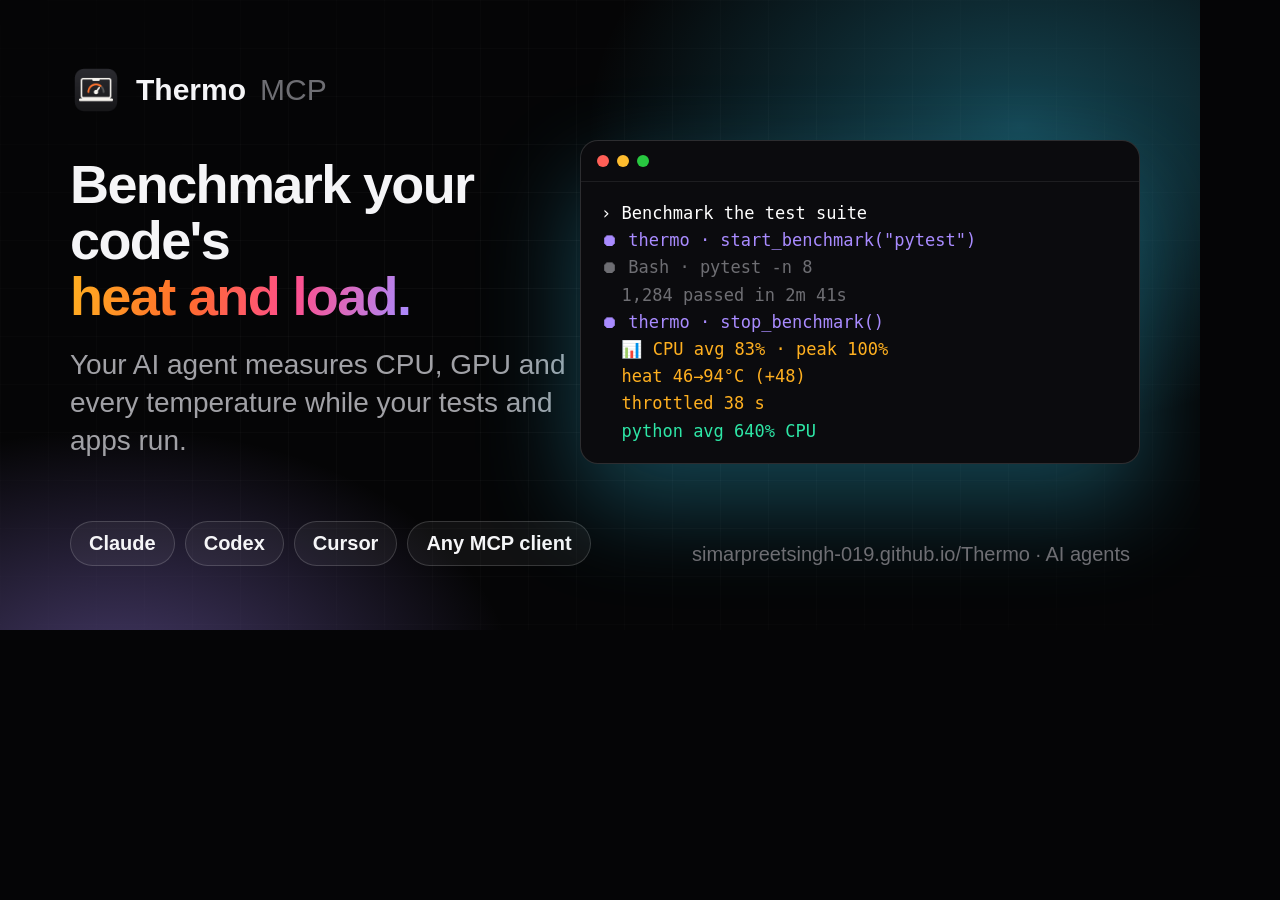
<file: tools/og/agents.html>
<!doctype html><html><head><meta charset="utf-8"><link rel="stylesheet" href="base.css"><style>
.bg{background:radial-gradient(60% 80% at 85% 20%,rgba(56,214,255,.3),transparent 60%),radial-gradient(55% 70% at 10% 110%,rgba(169,139,255,.4),transparent 60%)}
h1{font-size:54px;max-width:520px}
.term{position:absolute;right:60px;top:140px;width:560px;background:#0b0b0e;border:1px solid rgba(255,255,255,.14);border-radius:18px;font:17px/1.6 ui-monospace,Menlo,monospace;box-shadow:0 40px 100px rgba(56,214,255,.3)}
.term .b{display:flex;gap:8px;padding:14px 16px;border-bottom:1px solid rgba(255,255,255,.08)}
.term .b i{width:12px;height:12px;border-radius:50%;background:#ff5f57}.term .b i:nth-child(2){background:#febc2e}.term .b i:nth-child(3){background:#28c840}
.term .x{padding:18px 20px;white-space:pre-wrap}
.f{color:#a98bff}.o{color:#2ee6a6}.w{color:#ffb020}.d{color:#6e6e73}.u{color:#fff}
.sub{max-width:520px}
</style></head><body><div class="bg"></div><div class="grid"></div><div class="wrap">
<div class="brand"><img src="../../docs/icon.png">Thermo <span style="color:#6e6e73;font-weight:500">MCP</span></div>
<h1>Benchmark your code's<br><span class="grad">heat and load.</span></h1>
<div class="sub">Your AI agent measures CPU, GPU and every temperature while your tests and apps run.</div>
<div class="chips"><span class="chip">Claude</span><span class="chip">Codex</span><span class="chip">Cursor</span><span class="chip">Any MCP client</span></div>
</div>
<div class="term"><div class="b"><i></i><i></i><i></i></div><div class="x"><span class="u">› Benchmark the test suite</span>
<span class="f">⏺ thermo · start_benchmark("pytest")</span>
<span class="d">⏺ Bash · pytest -n 8</span>
<span class="d">  1,284 passed in 2m 41s</span>
<span class="f">⏺ thermo · stop_benchmark()</span>
<span class="w">  📊 CPU avg 83% · peak 100%
  heat 46→94°C (+48)
  throttled 38 s</span>
<span class="o">  python avg 640% CPU</span></div></div>
<div class="url">simarpreetsingh-019.github.io/Thermo · AI agents</div>
</body></html>
</file>
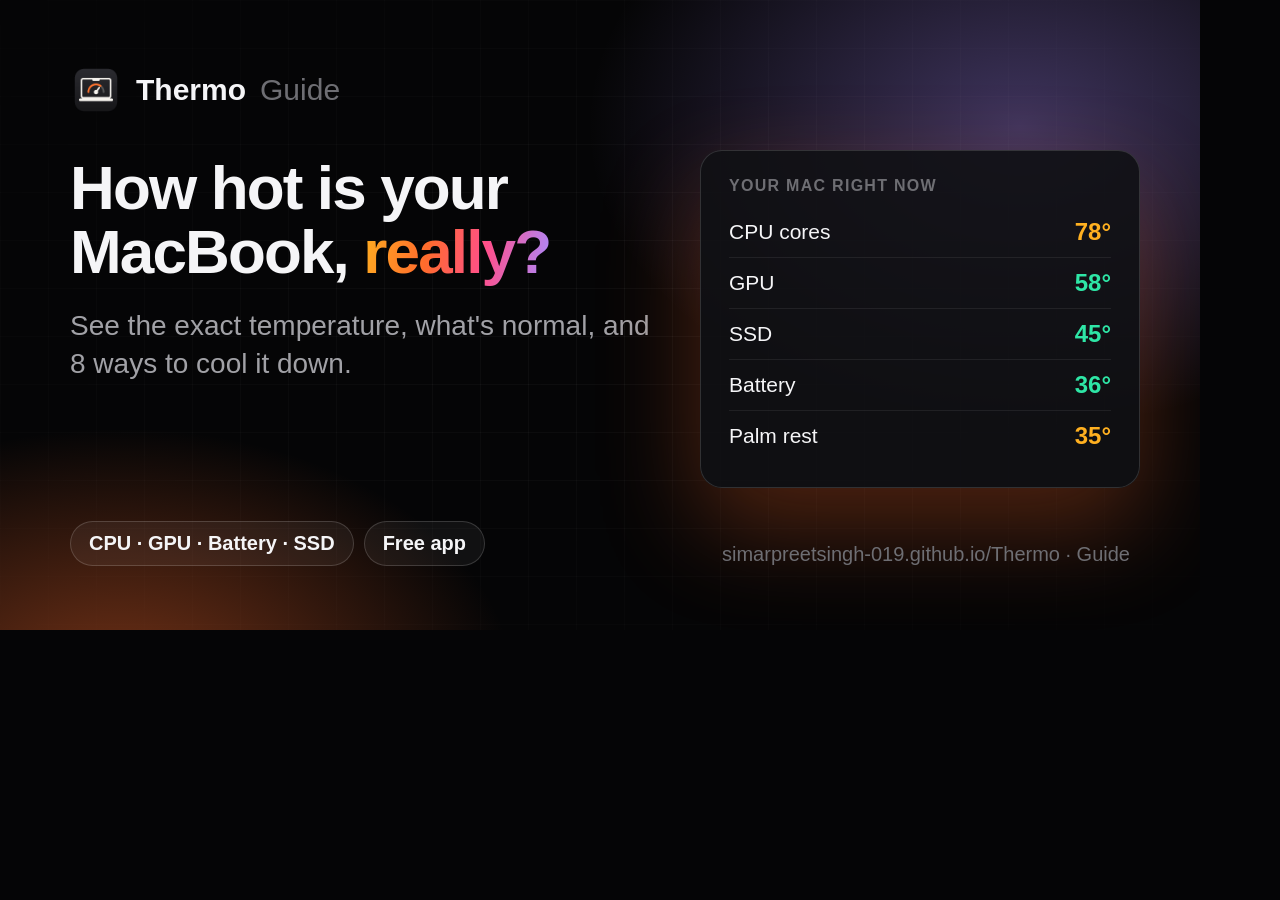
<file: tools/og/guide.html>
<!doctype html><html><head><meta charset="utf-8"><link rel="stylesheet" href="base.css"><style>
h1{font-size:62px;max-width:640px}
.card{position:absolute;right:60px;top:150px;width:440px;background:rgba(17,17,20,.9);border:1px solid rgba(255,255,255,.14);border-radius:22px;padding:26px 28px;box-shadow:0 40px 100px rgba(255,107,44,.3)}
.card h3{font-size:16px;letter-spacing:.08em;color:#6e6e73;text-transform:uppercase;margin-bottom:12px}
.r{display:flex;justify-content:space-between;align-items:center;padding:11px 0;border-bottom:1px solid rgba(255,255,255,.07);font-size:21px}
.r:last-child{border:0}.r b{font:700 24px "SF Pro Rounded",-apple-system,sans-serif}
.g{color:#2ee6a6}.y{color:#ffb020}.h{color:#ff6b2c}
</style></head><body><div class="bg"></div><div class="grid"></div><div class="wrap">
<div class="brand"><img src="../../docs/icon.png">Thermo <span style="color:#6e6e73;font-weight:500">Guide</span></div>
<h1>How hot is your MacBook, <span class="grad">really?</span></h1>
<div class="sub" style="max-width:600px">See the exact temperature, what's normal, and 8 ways to cool it down.</div>
<div class="chips"><span class="chip">CPU · GPU · Battery · SSD</span><span class="chip">Free app</span></div>
</div>
<div class="card"><h3>Your Mac right now</h3>
<div class="r">CPU cores<b class="y">78°</b></div>
<div class="r">GPU<b class="g">58°</b></div>
<div class="r">SSD<b class="g">45°</b></div>
<div class="r">Battery<b class="g">36°</b></div>
<div class="r">Palm rest<b class="y">35°</b></div>
</div>
<div class="url">simarpreetsingh-019.github.io/Thermo · Guide</div>
</body></html>
</file>
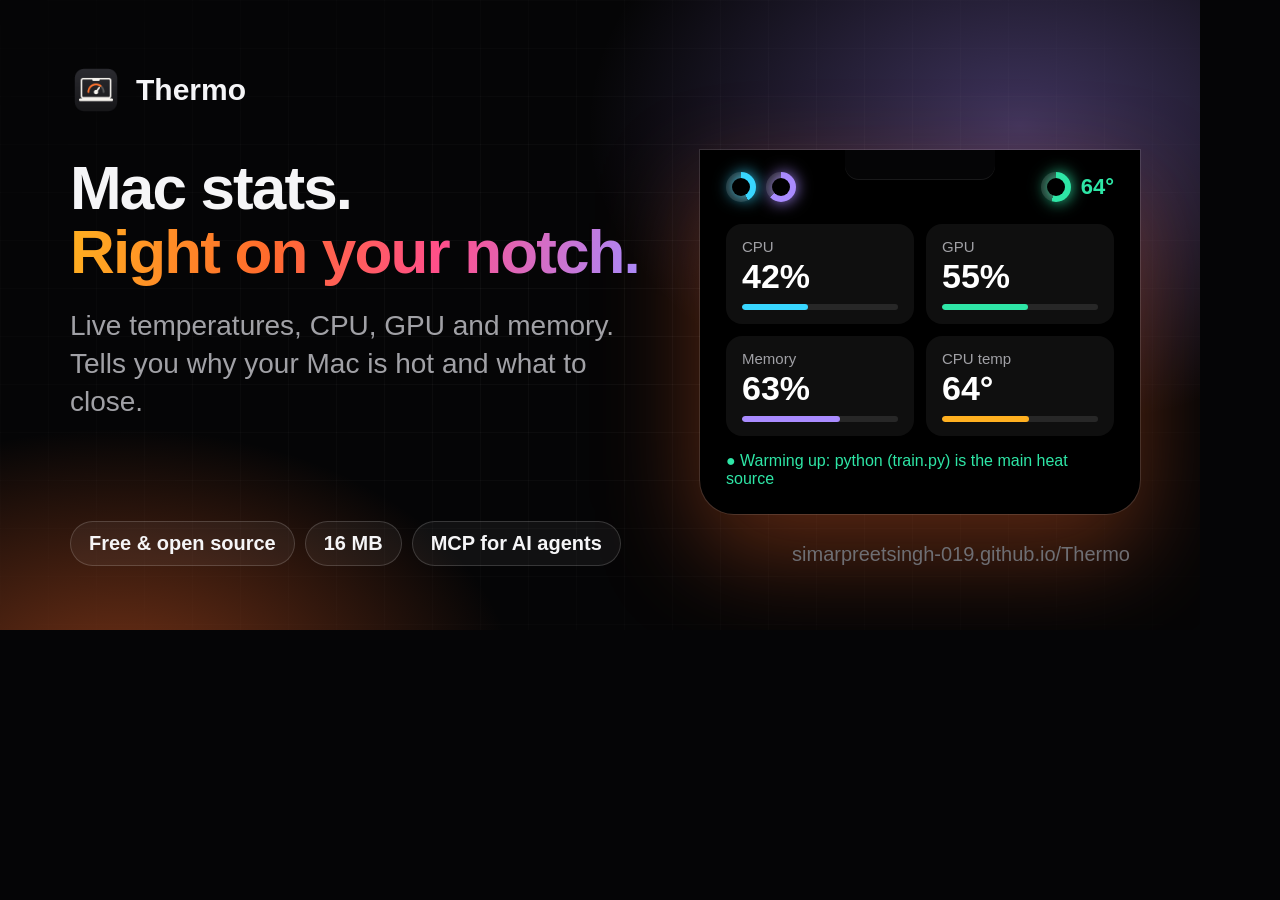
<file: tools/og/home.html>
<!doctype html><html><head><meta charset="utf-8"><link rel="stylesheet" href="base.css"><style>
.notch{position:absolute;right:60px;top:150px;width:440px;border-radius:0 0 34px 34px;background:#000;padding:22px 26px 26px;box-shadow:0 0 0 1px rgba(255,255,255,.12),0 40px 100px rgba(255,107,44,.35)}
.notch::before{content:"";position:absolute;left:50%;top:0;width:150px;height:30px;transform:translateX(-50%);background:#050506;border-radius:0 0 14px 14px;box-shadow:inset 0 -1px 0 rgba(255,255,255,.08)}
.rings{display:flex;justify-content:space-between;align-items:center;margin-bottom:22px}
.rings div{display:flex;gap:10px;align-items:center}
.ring{width:30px;height:30px;border-radius:50%;background:conic-gradient(var(--c) var(--v),rgba(255,255,255,.12) 0);position:relative;filter:drop-shadow(0 0 8px var(--c))}
.ring::after{content:"";position:absolute;inset:6px;border-radius:50%;background:#000}
.t{font:700 22px "SF Pro Rounded",-apple-system,sans-serif;color:#2ee6a6}
.tiles{display:grid;grid-template-columns:1fr 1fr;gap:12px}
.tile{background:rgba(255,255,255,.06);border-radius:16px;padding:14px 16px;font-size:15px;color:#a1a1a6}
.tile b{display:block;font:700 34px "SF Pro Rounded",-apple-system,sans-serif;color:#fff;margin-top:2px}
.bar{height:6px;border-radius:6px;background:rgba(255,255,255,.1);margin-top:8px;overflow:hidden}.bar i{display:block;height:100%;border-radius:6px}
.h{margin-top:16px;font-size:16px;color:#2ee6a6}
</style></head><body><div class="bg"></div><div class="grid"></div><div class="wrap">
<div class="brand"><img src="../../docs/icon.png">Thermo</div>
<h1>Mac stats.<br><span class="grad">Right on your notch.</span></h1>
<div class="sub">Live temperatures, CPU, GPU and memory. Tells you why your Mac is hot and what to close.</div>
<div class="chips"><span class="chip">Free &amp; open source</span><span class="chip">16 MB</span><span class="chip">MCP for AI agents</span></div>
</div>
<div class="notch">
 <div class="rings"><div><span class="ring" style="--c:#38d6ff;--v:42%"></span><span class="ring" style="--c:#a98bff;--v:63%"></span></div><div><span class="ring" style="--c:#2ee6a6;--v:55%"></span><span class="t">64°</span></div></div>
 <div class="tiles">
  <div class="tile">CPU<b>42%</b><div class="bar"><i style="width:42%;background:#38d6ff"></i></div></div>
  <div class="tile">GPU<b>55%</b><div class="bar"><i style="width:55%;background:#2ee6a6"></i></div></div>
  <div class="tile">Memory<b>63%</b><div class="bar"><i style="width:63%;background:#a98bff"></i></div></div>
  <div class="tile">CPU temp<b>64°</b><div class="bar"><i style="width:56%;background:#ffb020"></i></div></div>
 </div>
 <div class="h">● Warming up: python (train.py) is the main heat source</div>
</div>
<div class="url">simarpreetsingh-019.github.io/Thermo</div>
</body></html>
</file>
<file: docs/style.css>
/* Thermo site: dark, product-launch style. Shared by index.html and agents.html. */
:root{
  color-scheme:dark;
  --bg:#050506;--bg2:#0b0b0d;--card:#111114;--card2:#16161a;--line:rgba(255,255,255,.08);--line2:rgba(255,255,255,.14);
  --fg:#f5f5f7;--mut:#a1a1a6;--dim:#6e6e73;
  --hot:#ff6b2c;--warm:#ffb020;--cool:#2ee6a6;--cyan:#38d6ff;--violet:#a98bff;--pink:#ff4f8b;
  --grad:linear-gradient(100deg,#ffb020 0%,#ff6b2c 35%,#ff4f8b 65%,#a98bff 100%);
  --r:22px;
}
*{box-sizing:border-box}
html{scroll-behavior:smooth;-webkit-text-size-adjust:100%}
body{margin:0;background:var(--bg);color:var(--fg);font:17px/1.55 -apple-system,BlinkMacSystemFont,"SF Pro Display","SF Pro Text","Inter","Segoe UI",Roboto,sans-serif;-webkit-font-smoothing:antialiased;overflow-x:hidden}
a{color:var(--cyan);text-decoration:none}a:hover{text-decoration:underline}
img{max-width:100%}
.wrap{max-width:1120px;margin:0 auto;padding:0 20px}
.grad{background:var(--grad);-webkit-background-clip:text;background-clip:text;color:transparent}
.eyebrow{font-size:14px;font-weight:600;letter-spacing:.08em;text-transform:uppercase;color:var(--hot)}
h1,h2,h3{letter-spacing:-.025em;margin:0}
h1{font-size:clamp(44px,8vw,96px);line-height:1.02;font-weight:700}
h2{font-size:clamp(34px,5.4vw,64px);line-height:1.06;font-weight:700}
h3{font-size:22px;line-height:1.2;font-weight:650}
.lede{font-size:clamp(18px,2.2vw,22px);color:var(--mut);max-width:680px;line-height:1.45}
.center{text-align:center}.center .lede{margin-left:auto;margin-right:auto}

/* Nav */
nav{position:fixed;inset:0 0 auto;z-index:50;background:rgba(5,5,6,.72);backdrop-filter:saturate(180%) blur(20px);-webkit-backdrop-filter:saturate(180%) blur(20px);border-bottom:1px solid var(--line)}
nav .wrap{display:flex;align-items:center;gap:26px;height:52px}
nav .brand{display:flex;align-items:center;gap:9px;color:var(--fg);font-weight:650;margin-right:auto;font-size:16px}
nav .brand img{width:22px;height:22px;border-radius:6px}
nav .links{display:flex;gap:24px;font-size:13px}
nav .links a{color:var(--mut)}nav .links a:hover{color:var(--fg);text-decoration:none}
nav .cta{font-size:13px;padding:6px 14px}
@media (max-width:760px){nav .links{display:none}}

/* Buttons */
.btn{display:inline-flex;align-items:center;gap:8px;padding:13px 24px;border-radius:999px;font-weight:600;font-size:16px;border:1px solid var(--line2);color:var(--fg);background:rgba(255,255,255,.04);transition:transform .2s,background .2s,border-color .2s}
.btn:hover{text-decoration:none;transform:translateY(-1px);background:rgba(255,255,255,.08)}
.btn.primary{background:var(--fg);color:#000;border-color:var(--fg)}
.btn.primary:hover{background:#fff}
.btn.hot{background:var(--grad);border:0;color:#fff}
.btns{display:flex;gap:12px;flex-wrap:wrap}
.center .btns{justify-content:center}

/* Sections */
section{padding:clamp(44px,6vw,80px) 0;position:relative}
.sec-head{margin-bottom:32px}
.sec-head h2{margin:10px 0 18px}

/* Hero */
.hero{padding-top:110px;padding-bottom:16px;overflow:hidden}
.hero h1{margin:18px 0 22px}
.hero .lede{margin-bottom:34px}
.glow{position:absolute;inset:-20% -10% auto;height:900px;background:radial-gradient(closest-side,rgba(255,107,44,.22),transparent 70%),radial-gradient(closest-side at 70% 40%,rgba(169,139,255,.18),transparent 70%);filter:blur(10px);pointer-events:none;z-index:-1}

/* MacBook mockup */
.mac{position:relative;width:min(980px,100%);margin:48px auto 0;perspective:2000px}
.mac .lid{position:relative;aspect-ratio:16/10.2;border-radius:22px 22px 6px 6px;background:#0d0d0f;padding:1.6%;box-shadow:0 0 0 1px rgba(255,255,255,.12),0 0 0 2px #1d1d20,0 60px 140px -30px rgba(255,107,44,.35),0 40px 80px -20px rgba(0,0,0,.8)}
.mac .screen{position:relative;width:100%;height:100%;border-radius:12px;overflow:hidden;background:
  radial-gradient(120% 90% at 20% 110%,#ff6b2c 0%,transparent 45%),
  radial-gradient(90% 80% at 90% 100%,#a98bff 0%,transparent 50%),
  radial-gradient(80% 60% at 60% 0%,#1d2b52 0%,transparent 70%),#0a0a14}
.mac .base{height:clamp(10px,2vw,20px);margin:0 -5%;background:linear-gradient(#cfd0d4,#8d8e93);border-radius:0 0 18px 18px;position:relative}
.mac .base::after{content:"";position:absolute;left:50%;top:0;width:16%;height:45%;transform:translateX(-50%);background:linear-gradient(#a9aab0,#c4c5ca);border-radius:0 0 10px 10px}
.menubar{position:absolute;inset:0 0 auto;height:4.2%;min-height:16px;background:rgba(0,0,0,.28);backdrop-filter:blur(12px);display:flex;align-items:center;justify-content:space-between;padding:0 2.2%;font-size:clamp(7px,1.05vw,12px);color:rgba(255,255,255,.85);z-index:2}
.menubar span{margin-right:1.6em}
.notch{position:absolute;left:50%;top:0;transform:translateX(-50%);width:15%;height:4.6%;min-height:17px;background:#000;border-radius:0 0 12px 12px;z-index:3}

/* Thermo HUD around the notch */
.hud{position:absolute;left:50%;top:0;transform:translateX(-50%);height:4.6%;min-height:17px;width:33%;background:#000;border-radius:0 0 16px 16px;z-index:4;display:flex;align-items:center;justify-content:space-between;padding:0 1.2%;transition:width .6s cubic-bezier(.2,.9,.25,1.15),height .6s cubic-bezier(.2,.9,.25,1.15),border-radius .5s;overflow:hidden;cursor:pointer;box-shadow:0 10px 40px rgba(0,0,0,.6)}
.hud .side{display:flex;gap:6%;align-items:center;height:100%;width:30%}
.hud .side.r{justify-content:flex-end}
.ring{--v:40;--c:var(--cyan);width:clamp(11px,1.9vw,22px);aspect-ratio:1;border-radius:50%;background:conic-gradient(var(--c) calc(var(--v)*1%),rgba(255,255,255,.12) 0);display:grid;place-items:center;position:relative;filter:drop-shadow(0 0 6px var(--c))}
.ring::after{content:"";position:absolute;inset:18%;border-radius:50%;background:#000}
.hud .t{font:600 clamp(7px,1.05vw,12px)/1 ui-rounded,-apple-system,sans-serif;color:var(--cool);font-variant-numeric:tabular-nums}
.hud .panel{position:absolute;inset:0;padding:6.5% 4% 4%;opacity:0;transition:opacity .3s;pointer-events:none}
.hud.open{width:52%;height:46%;border-radius:0 0 26px 26px}
.hud.open .side{opacity:0}
.hud.open .panel{opacity:1;transition-delay:.25s}
.panel .tabs{display:flex;gap:4%;font-size:clamp(6px,.95vw,11px);font-weight:600;color:var(--mut);margin-bottom:5%}
.panel .tabs b{color:#fff;background:rgba(255,255,255,.14);padding:.3em .9em;border-radius:99px}
.panel .tabs span{padding:.3em 0}
.panel .row{display:grid;grid-template-columns:repeat(4,1fr);gap:3%}
.panel .tile{background:rgba(255,255,255,.06);border-radius:10px;padding:7% 8%;font-size:clamp(6px,.9vw,11px);color:var(--mut)}
.panel .tile b{display:block;color:#fff;font:700 clamp(10px,1.8vw,22px)/1.1 ui-rounded,-apple-system,sans-serif;margin:.2em 0;font-variant-numeric:tabular-nums}
.panel .bar{height:4px;border-radius:4px;background:rgba(255,255,255,.12);overflow:hidden;margin-top:.5em}
.panel .bar i{display:block;height:100%;border-radius:4px;background:var(--c,var(--cyan));transition:width .8s}
.panel .health{margin-top:5%;font-size:clamp(6px,.95vw,12px);color:var(--cool);display:flex;align-items:center;gap:.5em}
.panel .health::before{content:"";width:.6em;height:.6em;border-radius:50%;background:var(--cool);box-shadow:0 0 8px var(--cool)}
.mac .caption{text-align:center;color:var(--dim);font-size:13px;margin-top:22px}

/* Stats strip */
.stats{display:grid;grid-template-columns:repeat(4,1fr);gap:1px;background:var(--line);border:1px solid var(--line);border-radius:var(--r);overflow:hidden}
.stats div{background:var(--bg);padding:34px 26px}
.stats b{display:block;font-size:clamp(34px,4.6vw,54px);font-weight:700;letter-spacing:-.03em;line-height:1}
.stats span{color:var(--mut);font-size:15px}
@media (max-width:760px){.stats{grid-template-columns:repeat(2,1fr)}}

/* Bento */
.bento{display:grid;grid-template-columns:repeat(6,1fr);gap:16px}
.tile-b{background:linear-gradient(180deg,var(--card2),var(--card));border:1px solid var(--line);border-radius:var(--r);padding:30px;position:relative;overflow:hidden;min-height:260px;display:flex;flex-direction:column}
.tile-b p{color:var(--mut);margin:10px 0 0;font-size:16px}
.tile-b .k{font-size:13px;font-weight:600;letter-spacing:.06em;text-transform:uppercase;color:var(--dim);margin-bottom:12px}
.s2{grid-column:span 2}.s3{grid-column:span 3}.s4{grid-column:span 4}.s6{grid-column:span 6}
@media (max-width:900px){.bento{grid-template-columns:1fr 1fr}.s2,.s3,.s4,.s6{grid-column:span 2}}
.tile-b .viz{margin-top:auto;padding-top:24px}

/* Temperature list */
.temps{display:grid;grid-template-columns:repeat(2,1fr);gap:10px 26px}
.temps .p{display:grid;grid-template-columns:1fr 90px 52px;align-items:center;gap:12px;font-size:15px;padding:10px 0;border-bottom:1px solid var(--line)}
.temps .p .bar{height:6px;border-radius:6px;background:rgba(255,255,255,.08);overflow:hidden}
.temps .p .bar i{display:block;height:100%;border-radius:6px;transition:width 1.2s cubic-bezier(.2,.8,.2,1)}
.temps .p b{text-align:right;font-variant-numeric:tabular-nums;font-family:ui-rounded,-apple-system,sans-serif}
@media (max-width:700px){.temps{grid-template-columns:1fr}}

/* Big number */
.big{font:700 clamp(64px,9vw,120px)/.9 ui-rounded,-apple-system,sans-serif;letter-spacing:-.04em;font-variant-numeric:tabular-nums}

/* Sparkline */
.spark{width:100%;height:110px;display:block}

/* Video / GIF frame */
.frame{border-radius:var(--r);overflow:hidden;border:1px solid var(--line2);box-shadow:0 40px 120px -40px rgba(169,139,255,.4)}
.frame img{display:block;width:100%}

/* Terminal / agent demo */
.term{background:#0b0b0e;border:1px solid var(--line2);border-radius:18px;overflow:hidden;box-shadow:0 40px 120px -40px rgba(56,214,255,.35);font:14px/1.6 ui-monospace,"SF Mono",Menlo,monospace}
.term .bar{display:flex;gap:7px;padding:12px 14px;border-bottom:1px solid var(--line);align-items:center}
.term .bar i{width:12px;height:12px;border-radius:50%;background:#ff5f57}.term .bar i:nth-child(2){background:#febc2e}.term .bar i:nth-child(3){background:#28c840}
.term .bar span{margin-left:10px;color:var(--dim);font-size:12px}
.term .body{padding:20px 22px;min-height:360px;white-space:pre-wrap;word-break:break-word}
.term .u{color:#fff}.term .u::before{content:"› ";color:var(--hot)}
.term .a{color:var(--mut)}.term .fn{color:var(--violet)}.term .ok{color:var(--cool)}.term .wait{color:var(--warm)}.term .c{color:var(--dim)}
.cursor{display:inline-block;width:8px;height:1.1em;background:var(--fg);vertical-align:-3px;animation:blink 1s steps(1) infinite}
@keyframes blink{50%{opacity:0}}

/* Connectors marquee */
.marquee{overflow:hidden;mask-image:linear-gradient(90deg,transparent,#000 12%,#000 88%,transparent);-webkit-mask-image:linear-gradient(90deg,transparent,#000 12%,#000 88%,transparent)}
.marquee .track{display:flex;gap:14px;width:max-content;animation:slide 40s linear infinite}
.marquee:hover .track{animation-play-state:paused}
.chip{display:inline-flex;align-items:center;gap:10px;padding:14px 22px;border-radius:999px;border:1px solid var(--line2);background:var(--card);font-weight:600;font-size:16px;white-space:nowrap;color:var(--fg)}
.chip i{width:9px;height:9px;border-radius:50%;background:var(--c,var(--cool));box-shadow:0 0 10px var(--c,var(--cool))}
@keyframes slide{to{transform:translateX(-50%)}}

/* Code blocks */
pre{position:relative;margin:0;background:#0b0b0e;border:1px solid var(--line2);border-radius:14px;padding:16px 18px;overflow-x:auto;font:14px/1.6 ui-monospace,"SF Mono",Menlo,monospace;color:#e6e6e6}
pre .c{color:var(--dim)}
code{font-family:ui-monospace,"SF Mono",Menlo,monospace;font-size:.9em}
p code,li code,td code{background:rgba(255,255,255,.08);padding:2px 6px;border-radius:6px}
.copy{position:absolute;top:10px;right:10px;font:600 12px -apple-system,sans-serif;padding:5px 11px;border-radius:8px;border:1px solid var(--line2);background:var(--card2);color:var(--mut);cursor:pointer}
.copy:hover{color:var(--fg)}

/* Tabs */
.seg{display:inline-flex;flex-wrap:wrap;gap:4px;padding:4px;border-radius:999px;background:var(--card);border:1px solid var(--line);margin-bottom:22px}
.seg button{border:0;background:transparent;color:var(--mut);font:600 14px -apple-system,sans-serif;padding:9px 16px;border-radius:999px;cursor:pointer;transition:background .2s,color .2s}
.seg button[aria-selected="true"]{background:var(--fg);color:#000}
.pane{display:none}.pane.on{display:block;animation:fade .35s}
@keyframes fade{from{opacity:0;transform:translateY(6px)}}
.pane p{color:var(--mut)}

/* Cards */
.cards{display:grid;grid-template-columns:repeat(auto-fit,minmax(260px,1fr));gap:16px}
.card{background:var(--card);border:1px solid var(--line);border-radius:var(--r);padding:26px}
.card p{color:var(--mut);margin:8px 0 0;font-size:15px}
.note{border:1px solid rgba(255,176,32,.3);background:rgba(255,176,32,.06);border-radius:16px;padding:18px 22px;color:#ffd99a;font-size:15px}
.note b{color:#fff}
.steps{counter-reset:s;list-style:none;padding:0;margin:14px 0 0}
.steps li{counter-increment:s;position:relative;padding-left:40px;margin:12px 0;color:var(--mut)}
.steps li::before{content:counter(s);position:absolute;left:0;top:-1px;width:26px;height:26px;border-radius:50%;background:var(--card2);border:1px solid var(--line2);display:grid;place-items:center;font-size:13px;font-weight:700;color:var(--fg)}

/* Tables */
table{width:100%;border-collapse:collapse;font-size:15px}
.tbl{overflow-x:auto;border:1px solid var(--line);border-radius:16px}
th,td{text-align:left;padding:13px 16px;border-bottom:1px solid var(--line);vertical-align:top}
tr:last-child td{border-bottom:0}
th{color:var(--dim);font-weight:600;font-size:13px;text-transform:uppercase;letter-spacing:.05em;background:var(--card)}

/* Roadmap */
.road{display:grid;grid-template-columns:repeat(auto-fit,minmax(220px,1fr));gap:16px}
.road .card .tag{display:inline-block;font-size:12px;font-weight:700;letter-spacing:.06em;text-transform:uppercase;padding:4px 10px;border-radius:99px;margin-bottom:14px}
.tag.now{background:rgba(46,230,166,.12);color:var(--cool)}.tag.next{background:rgba(255,176,32,.12);color:var(--warm)}.tag.later{background:rgba(169,139,255,.12);color:var(--violet)}

/* Creator */
.creator{display:grid;grid-template-columns:1.2fr 1fr;gap:40px;align-items:center;background:linear-gradient(135deg,rgba(255,107,44,.12),rgba(169,139,255,.1));border:1px solid var(--line2);border-radius:32px;padding:clamp(28px,5vw,60px)}
@media (max-width:800px){.creator{grid-template-columns:1fr}}
.links-list{display:grid;gap:10px}
.links-list a{display:flex;justify-content:space-between;align-items:center;padding:16px 20px;border-radius:14px;background:rgba(0,0,0,.35);border:1px solid var(--line);color:var(--fg);font-weight:600}
.links-list a span{color:var(--mut);font-weight:400;font-size:14px}
.links-list a:hover{text-decoration:none;border-color:var(--line2)}

footer{padding:50px 0 60px;border-top:1px solid var(--line);color:var(--dim);font-size:13px}
footer .wrap{display:flex;flex-wrap:wrap;gap:16px;justify-content:space-between}
footer a{color:var(--mut)}

/* Scroll reveal */
.rv{opacity:0;transform:translateY(28px);transition:opacity .9s cubic-bezier(.2,.8,.2,1),transform .9s cubic-bezier(.2,.8,.2,1)}
.rv.in{opacity:1;transform:none}
@media (prefers-reduced-motion:reduce){.rv{opacity:1;transform:none}.marquee .track{animation:none}*{transition:none!important;animation:none!important}}

/* Desktop scene inside the MacBook */
.win{position:absolute;left:7%;top:16%;width:52%;height:58%;border-radius:12px;background:rgba(14,14,20,.78);backdrop-filter:blur(18px);border:1px solid rgba(255,255,255,.1);box-shadow:0 30px 60px rgba(0,0,0,.5);font:clamp(6px,1vw,12px)/1.65 ui-monospace,"SF Mono",Menlo,monospace;color:#cfcfd6;overflow:hidden;text-align:left}
.win .tb{display:flex;gap:5px;padding:2.2% 3%;border-bottom:1px solid rgba(255,255,255,.07)}
.win .tb i{width:.9em;height:.9em;border-radius:50%;background:#ff5f57}.win .tb i:nth-child(2){background:#febc2e}.win .tb i:nth-child(3){background:#28c840}
.win .tx{padding:3% 4%;white-space:pre-line}
.win .g{color:var(--cool)}.win .o{color:var(--warm)}.win .d{color:#6e6e78}
.win .prog{height:.55em;border-radius:1em;background:rgba(255,255,255,.1);margin:.5em 0;overflow:hidden}
.win .prog i{display:block;height:100%;width:30%;background:var(--grad);animation:prog 9s linear infinite}
@keyframes prog{to{width:100%}}
.win2{left:auto;right:6%;top:30%;width:30%;height:40%;font-family:-apple-system,sans-serif}
.win2 .tx b{display:block;color:#fff;font-size:1.25em;margin-bottom:.4em}
.dock{position:absolute;left:50%;bottom:2.5%;transform:translateX(-50%);display:flex;gap:clamp(4px,.8vw,9px);padding:clamp(4px,.7vw,8px);border-radius:clamp(8px,1.4vw,18px);background:rgba(255,255,255,.12);backdrop-filter:blur(16px);border:1px solid rgba(255,255,255,.12)}
.dock i{width:clamp(14px,3.4vw,40px);aspect-ratio:1;border-radius:22%;background:var(--c)}
.creator .who{display:flex;align-items:center;gap:20px;margin-bottom:6px}
.creator .avatar{width:96px;height:96px;border-radius:50%;object-fit:cover;border:3px solid transparent;background:var(--grad) border-box;box-shadow:0 10px 40px rgba(255,107,44,.35)}
/* Page switch in the nav: Thermo / For AI agents */
nav .brand{margin-right:10px}
.switch{display:flex;padding:3px;border-radius:999px;background:rgba(255,255,255,.06);border:1px solid var(--line);margin-right:auto}
.switch a{padding:6px 14px;border-radius:999px;font-size:13px;font-weight:600;color:var(--mut);white-space:nowrap}
.switch a:hover{color:var(--fg);text-decoration:none}
.switch a.on{background:var(--fg);color:#000}
nav .links{border-left:1px solid var(--line);padding-left:22px}
@media (max-width:760px){nav .brand span.nm{display:none}nav .cta{display:none}}
nav .links .lbl{color:var(--dim);font-size:12px;text-transform:uppercase;letter-spacing:.06em;align-self:center}
/* Share */
.share{display:inline-flex;align-items:center;gap:7px;cursor:pointer;font:600 13px -apple-system,sans-serif;padding:6px 13px;border-radius:999px;border:1px solid var(--line2);background:rgba(255,255,255,.05);color:var(--fg)}
.share:hover{background:rgba(255,255,255,.1)}
.share svg{width:14px;height:14px}
.toast{position:fixed;left:50%;bottom:28px;transform:translateX(-50%) translateY(20px);opacity:0;background:var(--fg);color:#000;font-weight:600;font-size:14px;padding:10px 18px;border-radius:999px;transition:.3s;z-index:60;pointer-events:none}
.toast.on{opacity:1;transform:translateX(-50%)}
.btn.share-big svg{width:16px;height:16px}
nav .links{white-space:nowrap}
@media (max-width:1000px){nav .links .lbl{display:none}}
@media (max-width:900px){nav .links{display:none}}
/* Compact creator footer */
footer.site{padding:36px 0 44px;border-top:1px solid var(--line);font-size:14px;color:var(--mut)}
footer.site .row{display:flex;flex-wrap:wrap;align-items:center;justify-content:space-between;gap:18px}
footer.site .me{display:flex;align-items:center;gap:12px;color:var(--fg)}
footer.site .me:hover{text-decoration:none}
footer.site .me img{width:44px;height:44px;border-radius:50%;object-fit:cover;border:2px solid transparent;background:var(--grad) border-box}
footer.site .me b{display:block;font-size:15px}
footer.site .me span{color:var(--mut);font-size:13px}
footer.site .acts{display:flex;flex-wrap:wrap;gap:8px;align-items:center}
footer.site .acts a.pill{padding:6px 13px;border-radius:999px;border:1px solid var(--line2);color:var(--fg);font-weight:600;font-size:13px}
footer.site .acts a.pill:hover{text-decoration:none;background:rgba(255,255,255,.08)}
footer.site .acts a.star{background:var(--fg);color:#000;border-color:var(--fg)}
footer.site .fine{margin-top:18px;display:flex;flex-wrap:wrap;gap:6px 18px;color:var(--dim);font-size:12.5px}
footer.site .fine a{color:var(--dim)}
nav .star{display:inline-flex;align-items:center;gap:6px;font:600 13px -apple-system,sans-serif;padding:6px 13px;border-radius:999px;border:1px solid var(--line2);color:var(--fg)}
nav .star:hover{text-decoration:none;background:rgba(255,255,255,.08)}
@media (max-width:600px){nav .star{display:none}}

.proof{list-style:none;display:flex;flex-wrap:wrap;justify-content:center;gap:8px 22px;margin:22px auto 30px;padding:0;color:var(--mut);font-size:15px}
.proof li::before{content:"✓ ";color:#2ee6a6;font-weight:700}
.cmp{overflow-x:auto;border:1px solid var(--line);border-radius:var(--r);background:var(--card)}
.cmp table{border-collapse:collapse;width:100%;min-width:820px;font-size:14px}
.cmp th,.cmp td{padding:13px 14px;border-bottom:1px solid var(--line);text-align:left;vertical-align:top;color:var(--mut)}
.cmp tr:last-child td{border-bottom:0}
.cmp th{color:var(--fg);font-weight:600;font-size:13px}
.cmp td:first-child{color:var(--fg);font-weight:500;position:sticky;left:0;background:var(--card)}
.cmp .me{background:rgba(255,107,44,.08);color:var(--fg)}
.cmp th.me{color:#ff8a4c}
.cmp .y{color:var(--fg)}
.cmp td.y::before{content:"● ";color:#2ee6a6;font-size:10px}

/* v2 polish */
.mac .caption.top{display:flex;align-items:center;justify-content:center;gap:8px;margin:0 0 18px;color:var(--mut);font-size:14px}
.mac .caption .dot{width:8px;height:8px;border-radius:50%;background:#2ee6a6;box-shadow:0 0 0 0 rgba(46,230,166,.6);animation:pulse 2s infinite}
@keyframes pulse{70%{box-shadow:0 0 0 8px rgba(46,230,166,0)}100%{box-shadow:0 0 0 0 rgba(46,230,166,0)}}
.mac .screen{transition:background .6s ease}
.dock button{width:clamp(14px,3.4vw,40px);aspect-ratio:1;border-radius:22%;background:var(--c);border:0;padding:0;cursor:pointer;transition:transform .18s cubic-bezier(.2,.8,.2,1)}
.dock button:hover{transform:translateY(-22%) scale(1.25)}
.dock button.on{box-shadow:0 0 0 2px rgba(255,255,255,.85)}
.tile-b,.cards .card{transition:transform .35s cubic-bezier(.2,.8,.2,1),border-color .35s,box-shadow .35s}
.tile-b::before{content:"";position:absolute;inset:0;border-radius:inherit;pointer-events:none;opacity:0;transition:opacity .35s;background:radial-gradient(420px circle at var(--mx,50%) var(--my,0%),color-mix(in srgb,var(--glow,#ff6b2c) 16%,transparent),transparent 60%)}
.tile-b:hover,.cards .card:hover{transform:translateY(-6px);border-color:var(--line2);box-shadow:0 30px 70px -30px rgba(255,107,44,.35)}
.tile-b:hover{border-color:color-mix(in srgb,var(--glow,#ff6b2c) 45%,transparent);box-shadow:0 30px 70px -30px color-mix(in srgb,var(--glow,#ff6b2c) 55%,transparent)}
.tile-b:hover::before{opacity:1}
.tile-b .big{font-size:clamp(52px,5.4vw,92px)}
.frame video{display:block;width:100%;height:auto;background:#000}
a.chip{transition:transform .2s,border-color .2s,background .2s}
a.chip:hover{text-decoration:none;transform:translateY(-3px);border-color:var(--c,var(--line2));background:var(--card2)}
.marquee:hover .track{animation-play-state:paused}
.cards.c4{grid-template-columns:repeat(4,1fr)}
@media (max-width:1000px){.cards.c4{grid-template-columns:repeat(2,1fr)}}
@media (max-width:560px){.cards.c4{grid-template-columns:1fr}}
.word{font-size:clamp(72px,17vw,210px);font-weight:800;letter-spacing:-.06em;line-height:.8;text-align:center;margin:40px 0 -6px;background:linear-gradient(180deg,rgba(255,255,255,.14),transparent 85%);-webkit-background-clip:text;background-clip:text;color:transparent;user-select:none;overflow:hidden}
@media (prefers-reduced-motion:reduce){.tile-b:hover,.cards .card:hover,a.chip:hover{transform:none}.mac .caption .dot{animation:none}}
.tile-b .viz{position:relative}
.spot{position:absolute;width:10px;height:10px;margin:-5px 0 0 -5px;border-radius:50%;background:#fff;box-shadow:0 0 0 3px var(--sc),0 0 14px var(--sc);pointer-events:none;opacity:0;transition:opacity .15s}
.spot-l{position:absolute;transform:translate(-50%,-140%);padding:3px 8px;border-radius:8px;background:rgba(0,0,0,.75);border:1px solid var(--line2);font:600 12px/1.3 -apple-system,sans-serif;color:#fff;white-space:nowrap;pointer-events:none;opacity:0;transition:opacity .15s}
.viz:hover .spot,.viz:hover .spot-l{opacity:1}
</file>
<file: tools/og/base.css>
*{box-sizing:border-box;margin:0}
html,body{width:1200px;height:630px;overflow:hidden}
body{background:#050506;color:#f5f5f7;font-family:-apple-system,"SF Pro Display",sans-serif;-webkit-font-smoothing:antialiased;position:relative}
.bg{position:absolute;inset:0;background:radial-gradient(60% 80% at 85% 20%,rgba(169,139,255,.35),transparent 60%),radial-gradient(55% 70% at 10% 110%,rgba(255,107,44,.45),transparent 60%)}
.grid{position:absolute;inset:0;background-image:linear-gradient(rgba(255,255,255,.04) 1px,transparent 1px),linear-gradient(90deg,rgba(255,255,255,.04) 1px,transparent 1px);background-size:48px 48px;mask-image:radial-gradient(80% 80% at 50% 50%,#000,transparent)}
.wrap{position:absolute;inset:0;padding:64px 70px;display:flex;flex-direction:column}
.brand{display:flex;align-items:center;gap:14px;font-size:30px;font-weight:700}
.brand img{width:52px;height:52px;border-radius:12px}
.grad{background:linear-gradient(100deg,#ffb020,#ff6b2c 35%,#ff4f8b 65%,#a98bff);-webkit-background-clip:text;color:transparent}
h1{font-size:62px;line-height:1.04;letter-spacing:-.03em;font-weight:800;margin-top:40px;max-width:600px}
.sub{font-size:28px;color:#a1a1a6;margin-top:22px;line-height:1.35;max-width:580px}
.chips{display:flex;gap:10px;margin-top:auto;flex-wrap:wrap}
.chip{padding:10px 18px;border-radius:99px;border:1px solid rgba(255,255,255,.16);background:rgba(255,255,255,.05);font-size:20px;font-weight:600}
.url{position:absolute;right:70px;bottom:64px;font-size:20px;color:#6e6e73}
</file>
